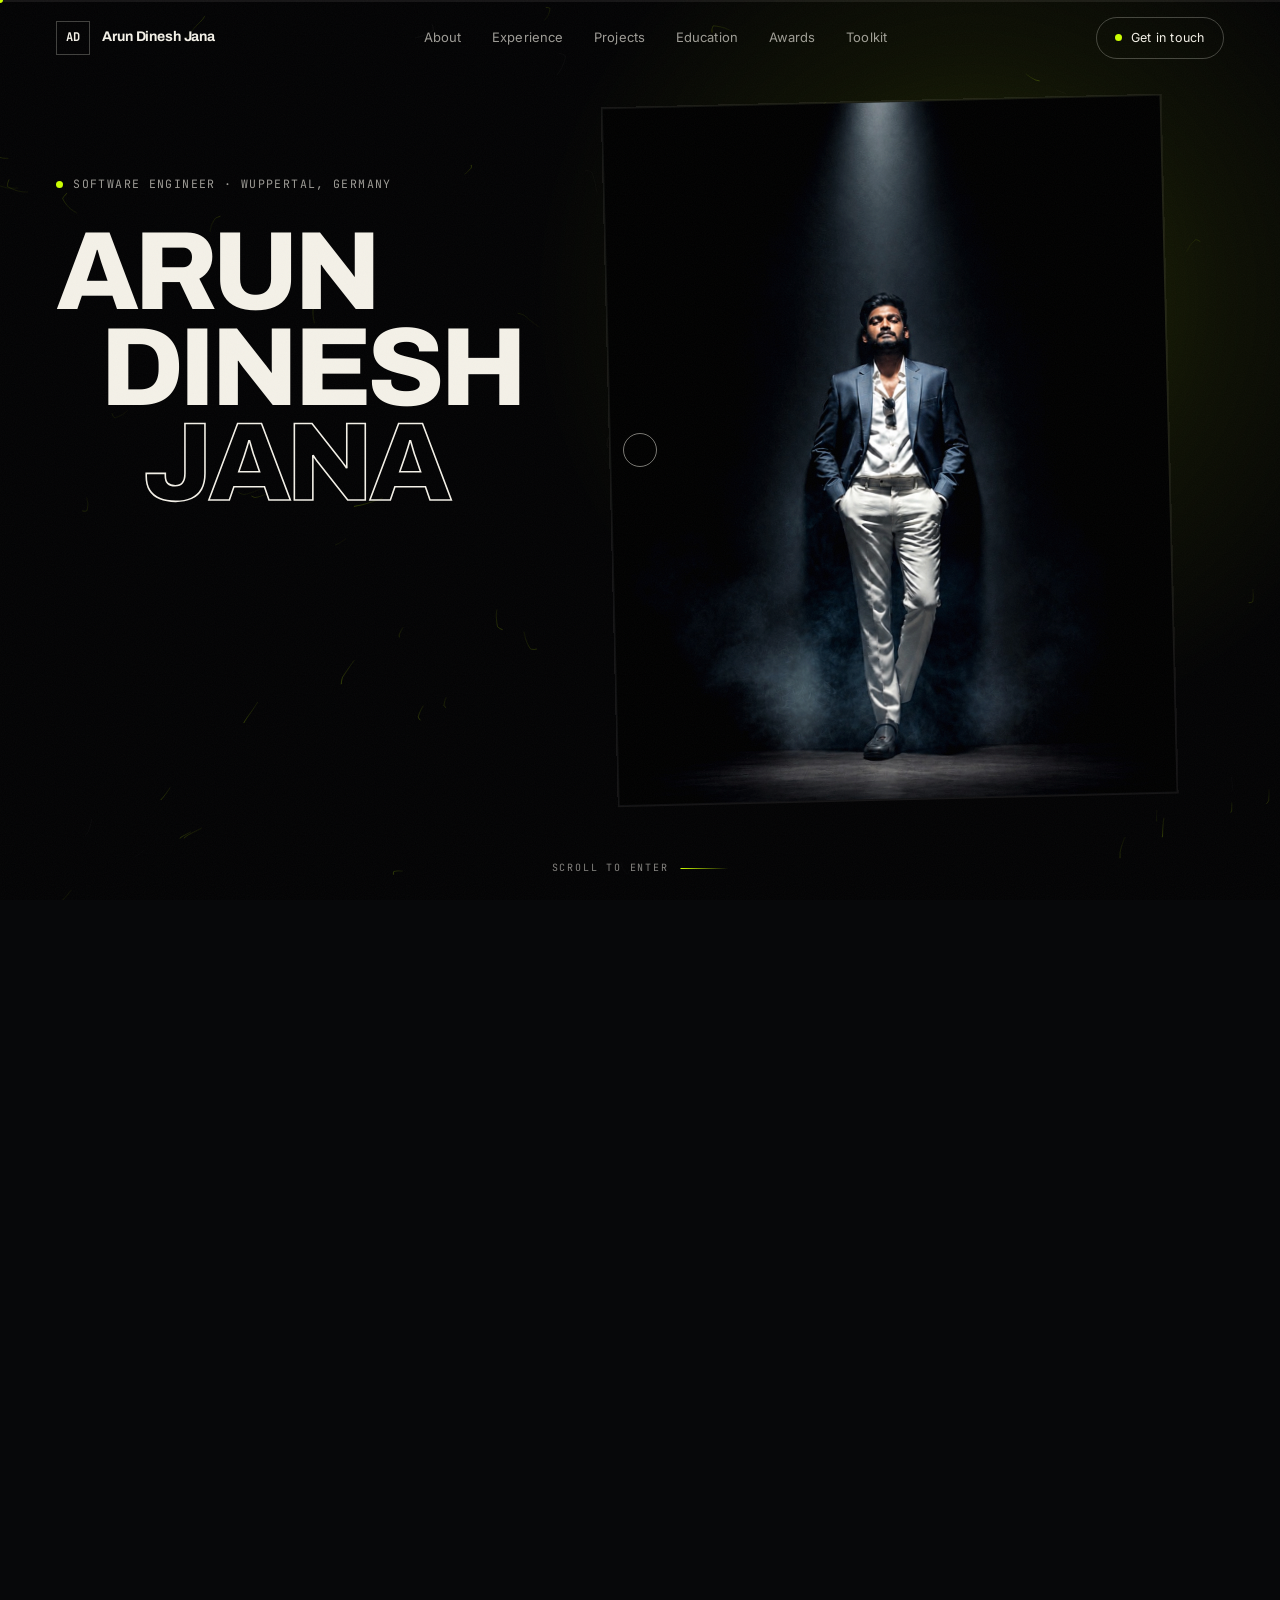
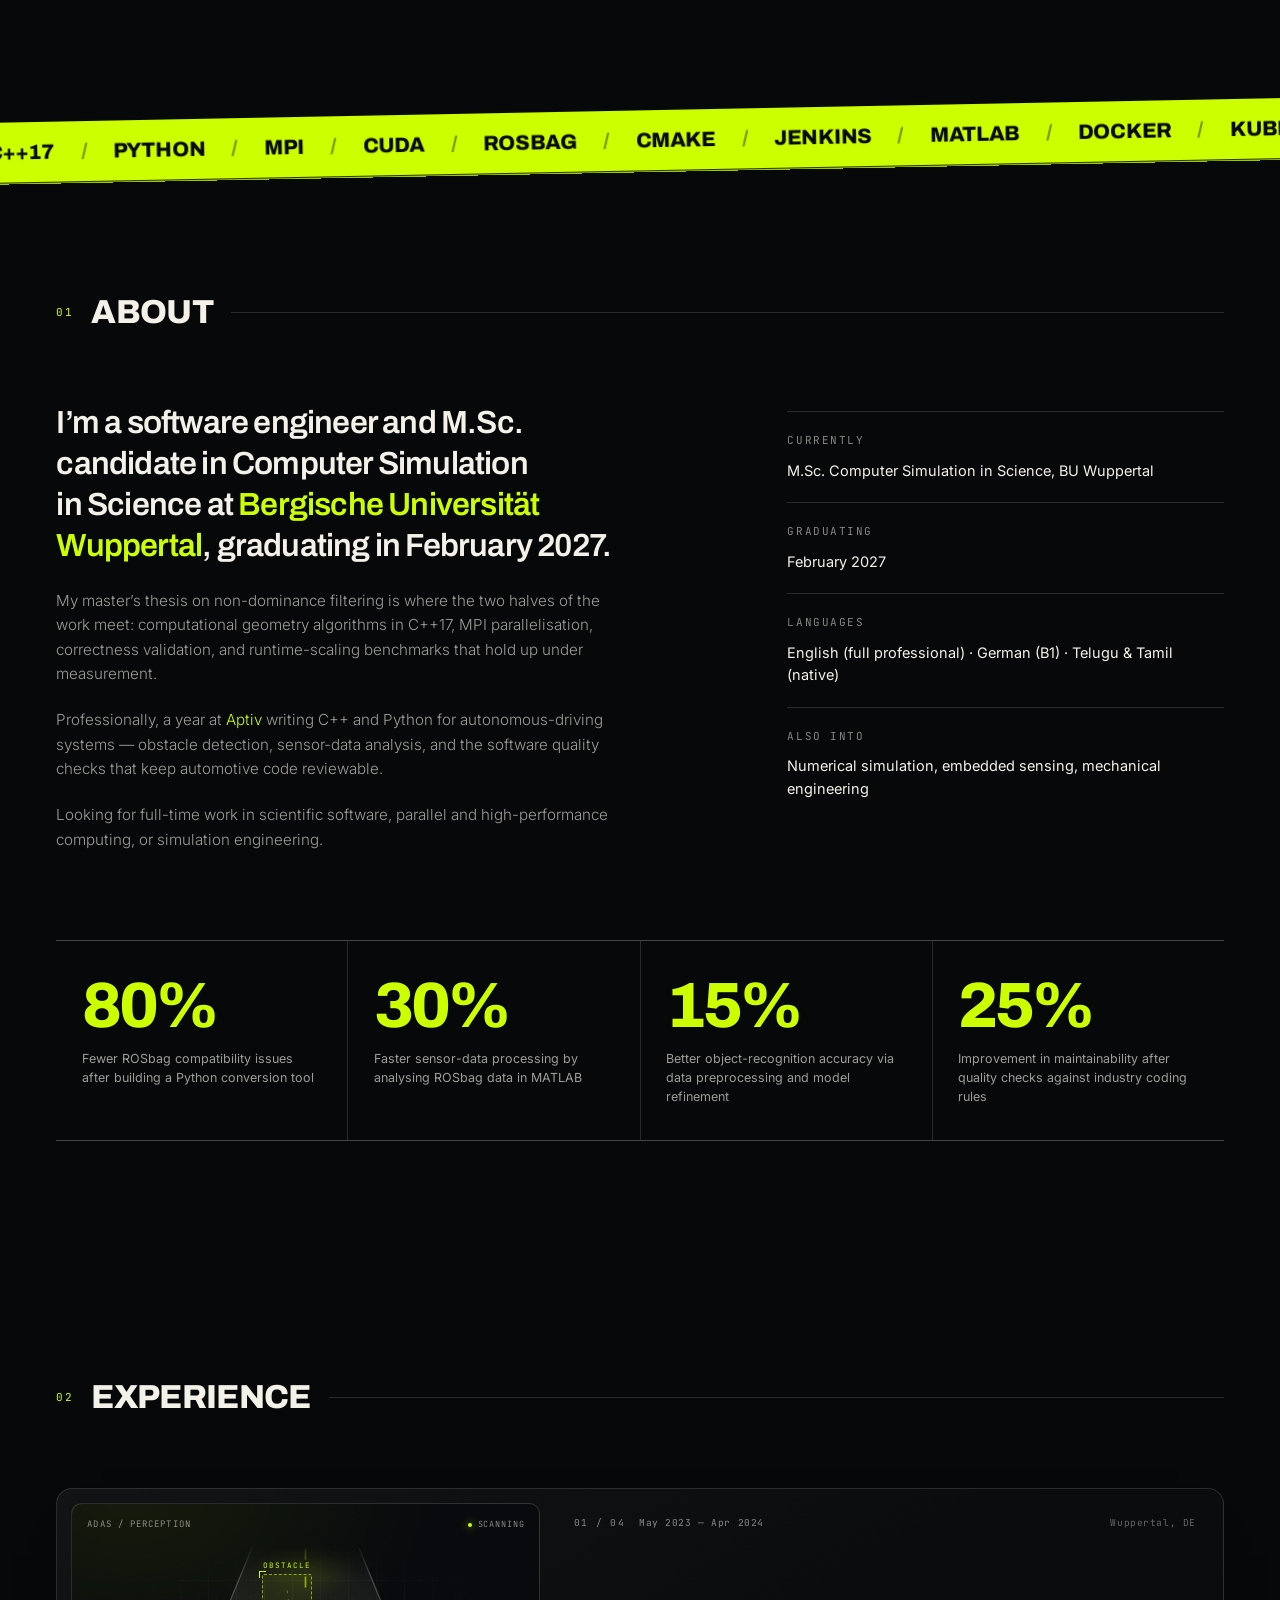
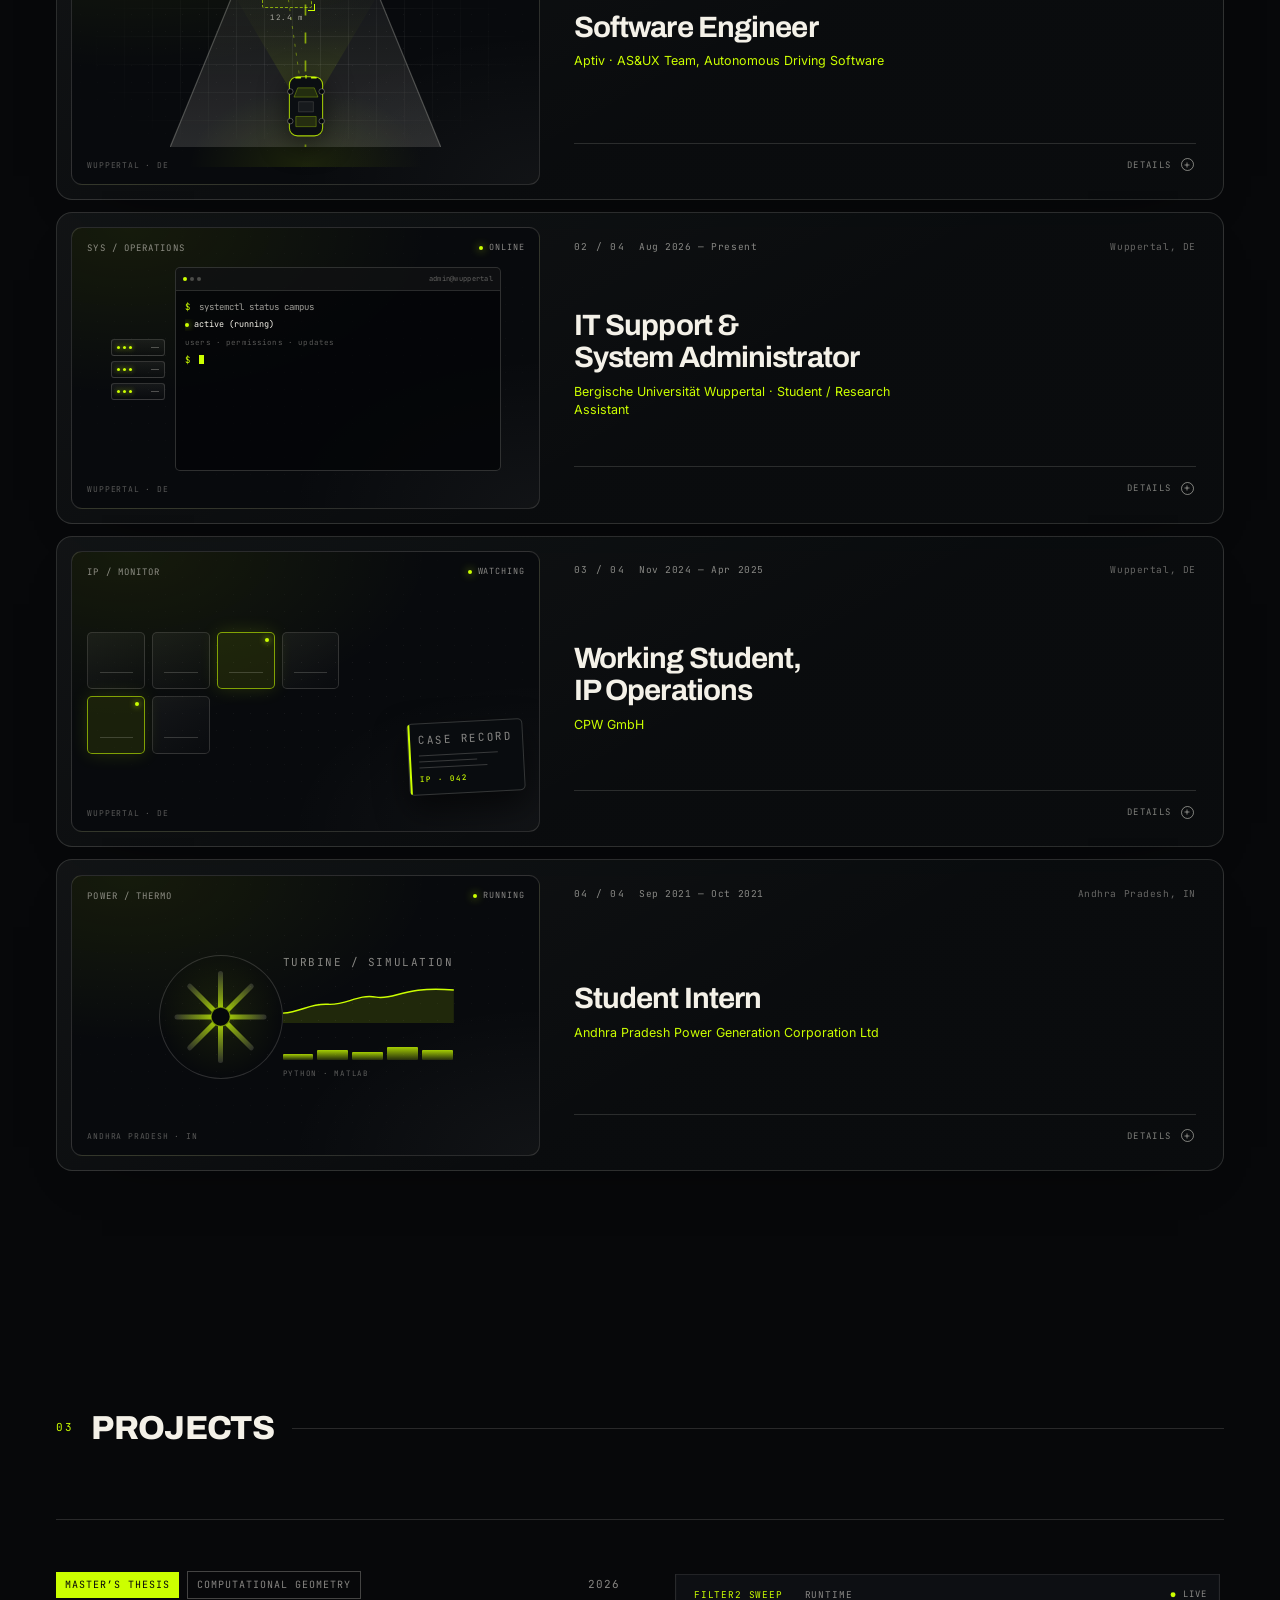
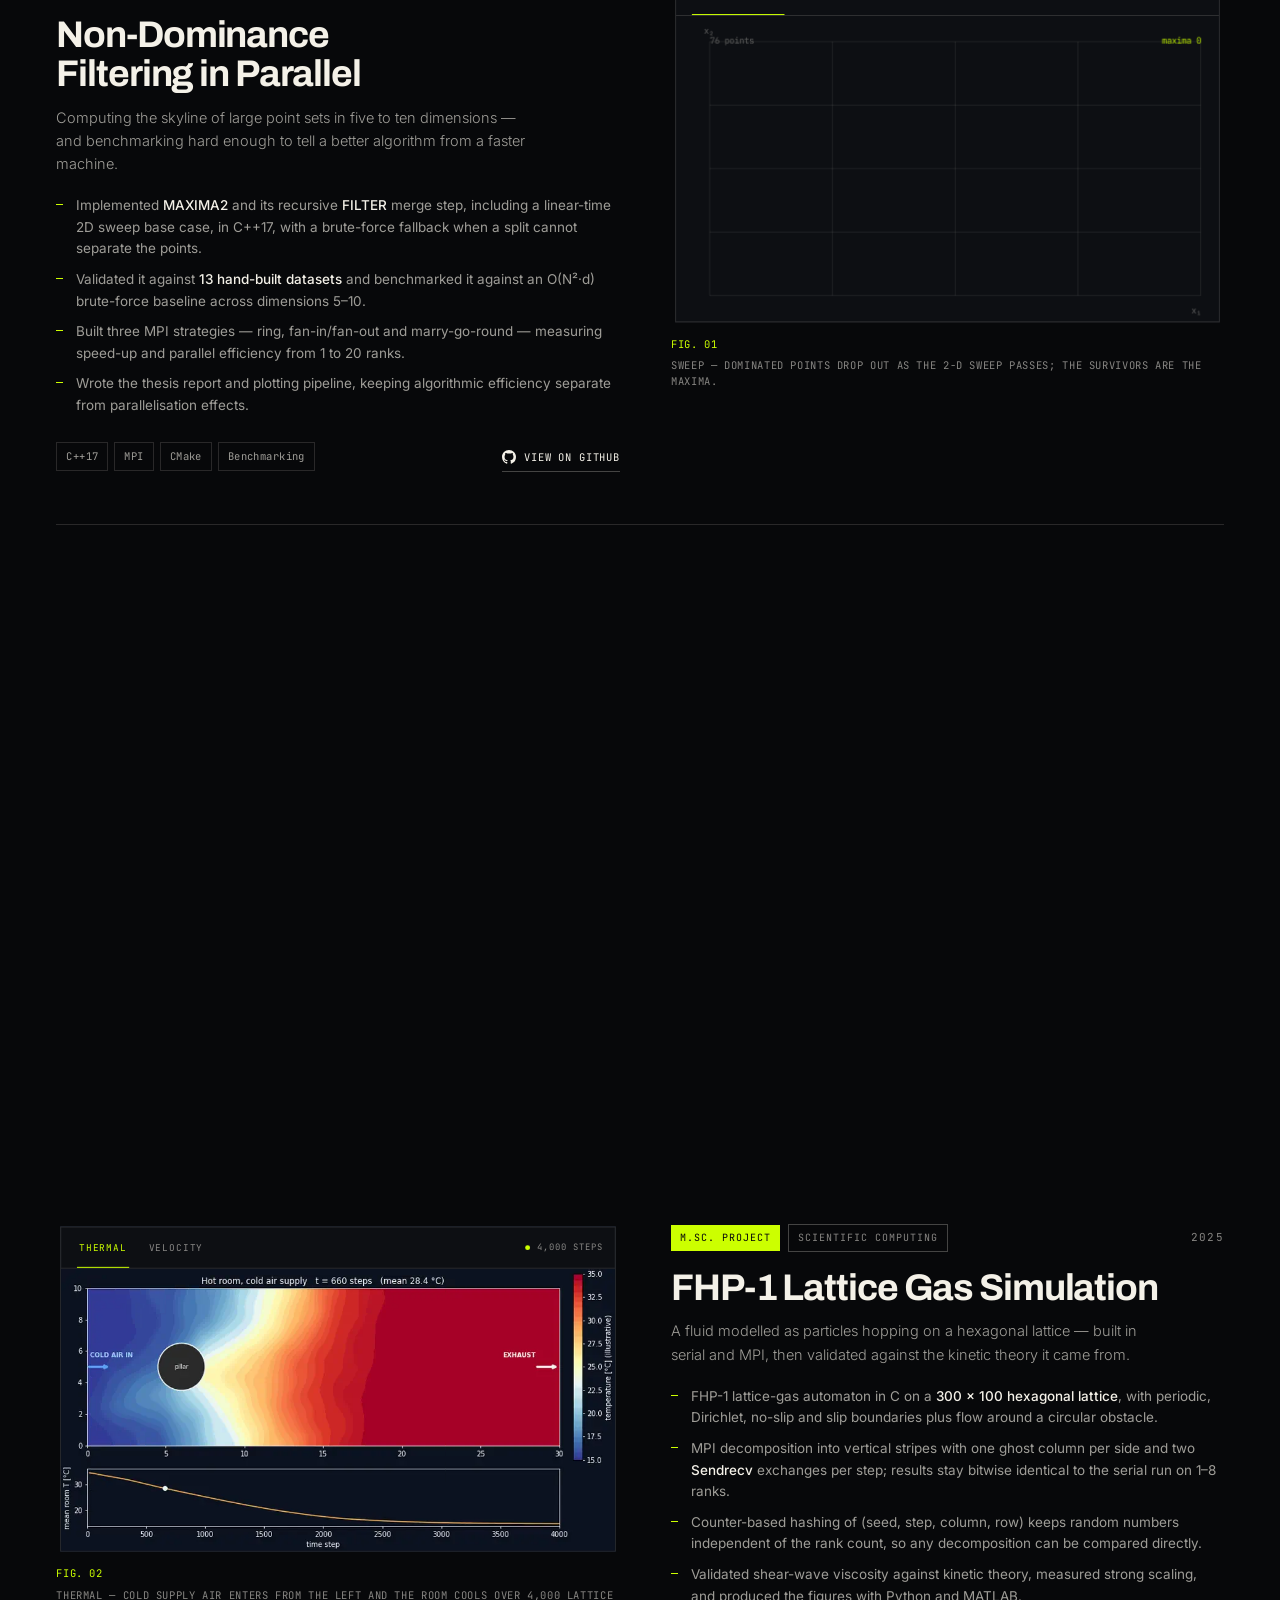
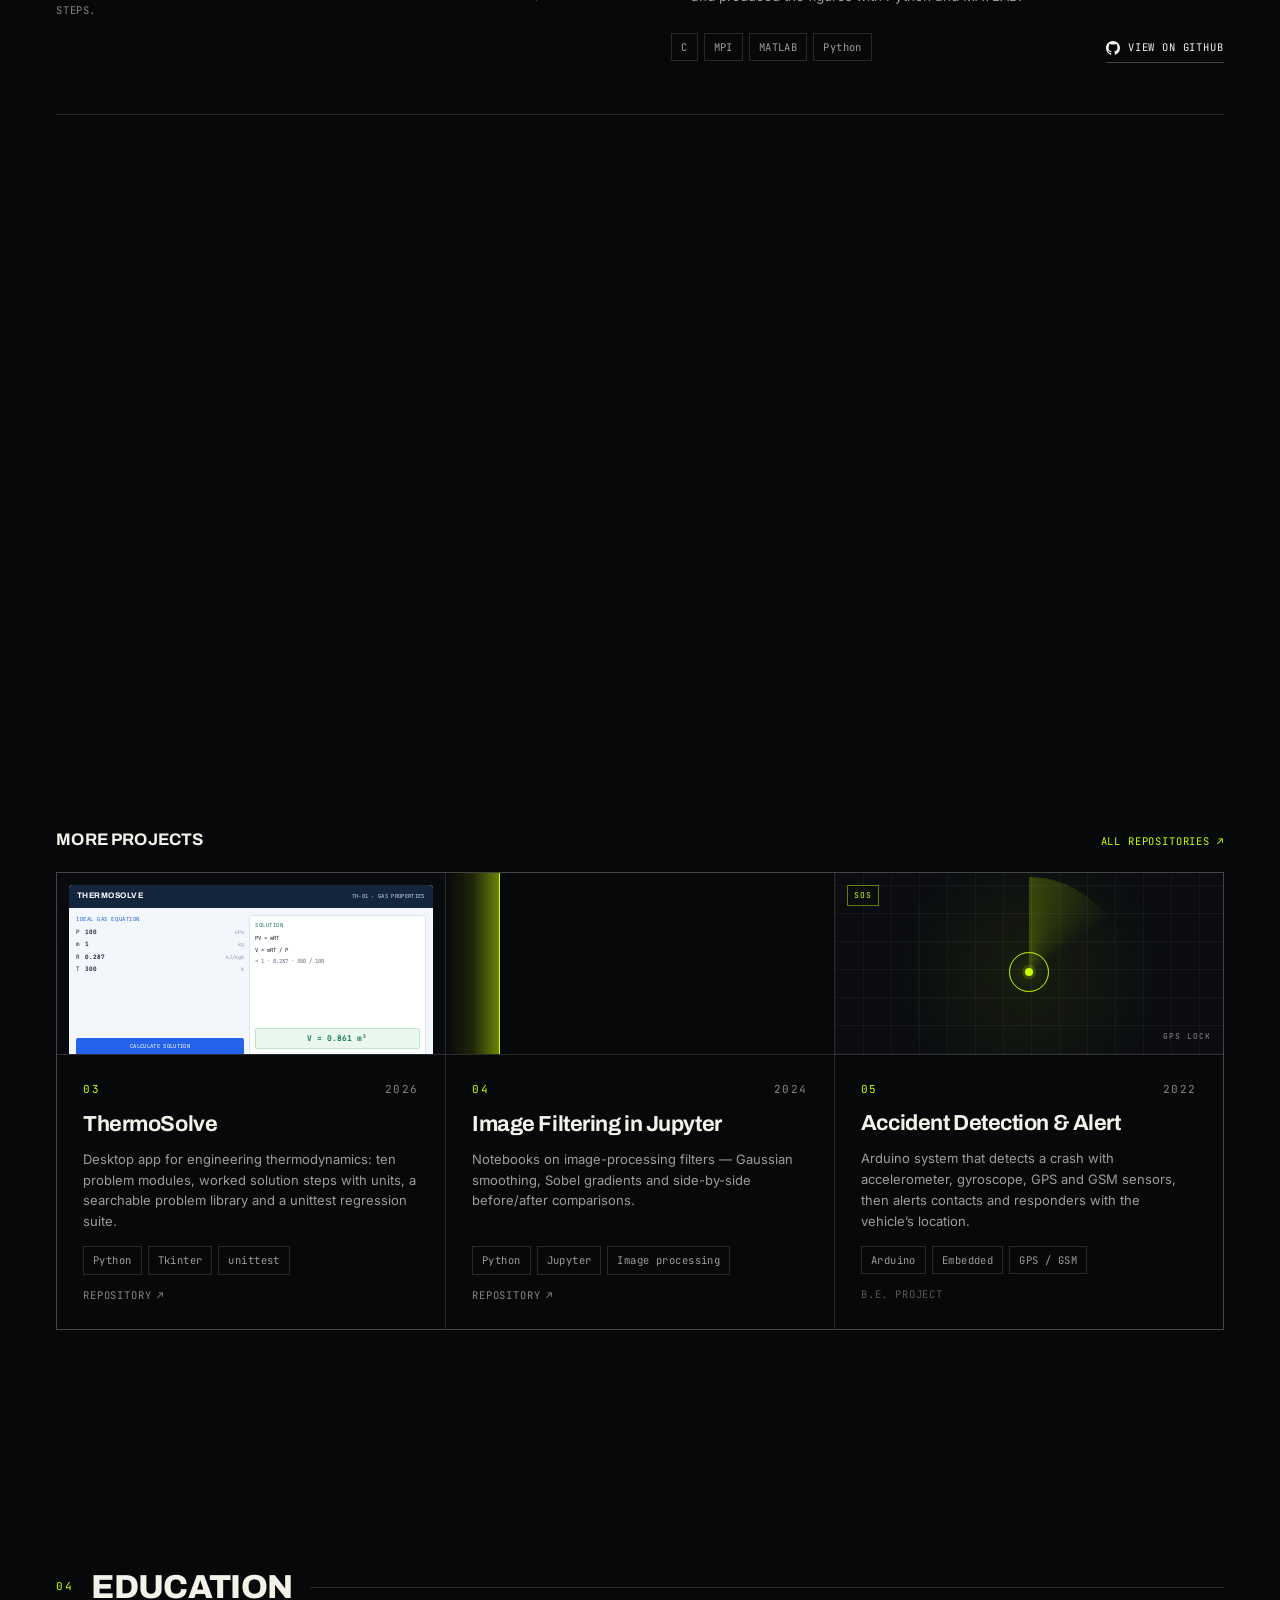
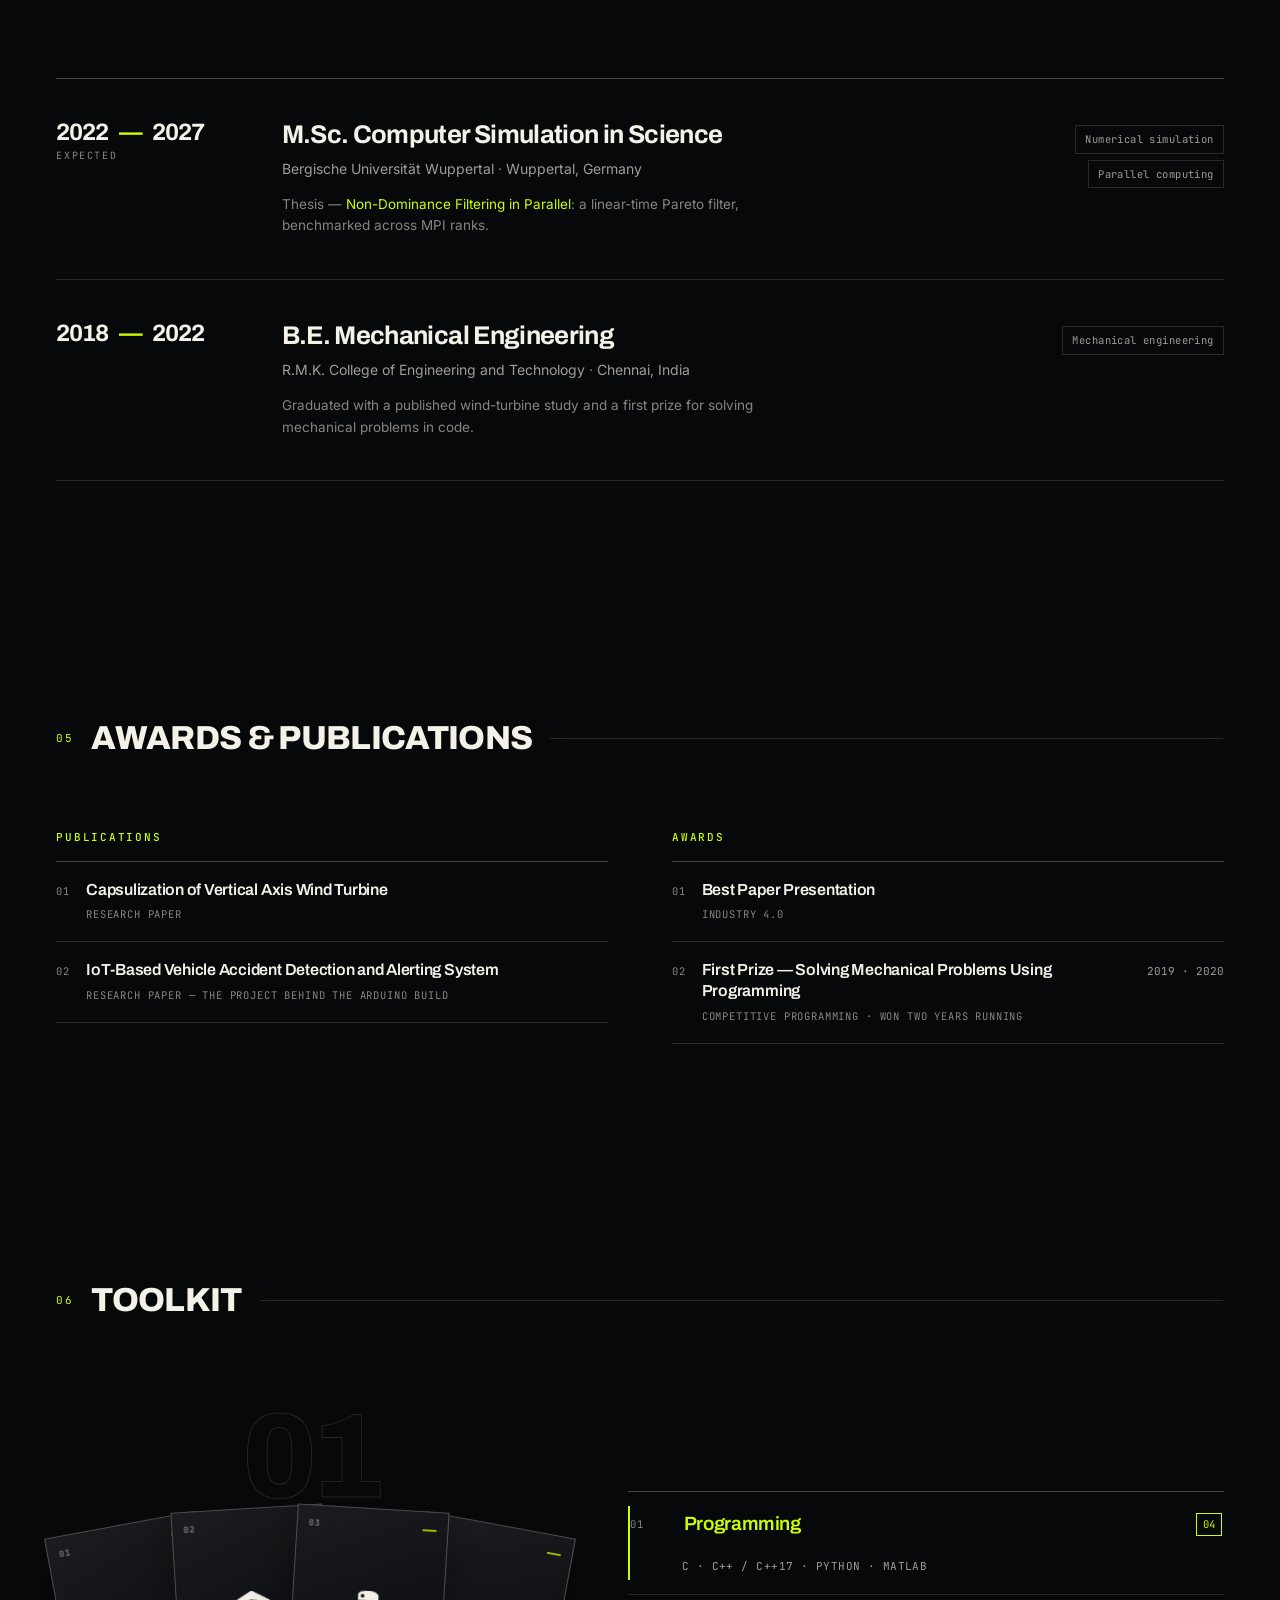
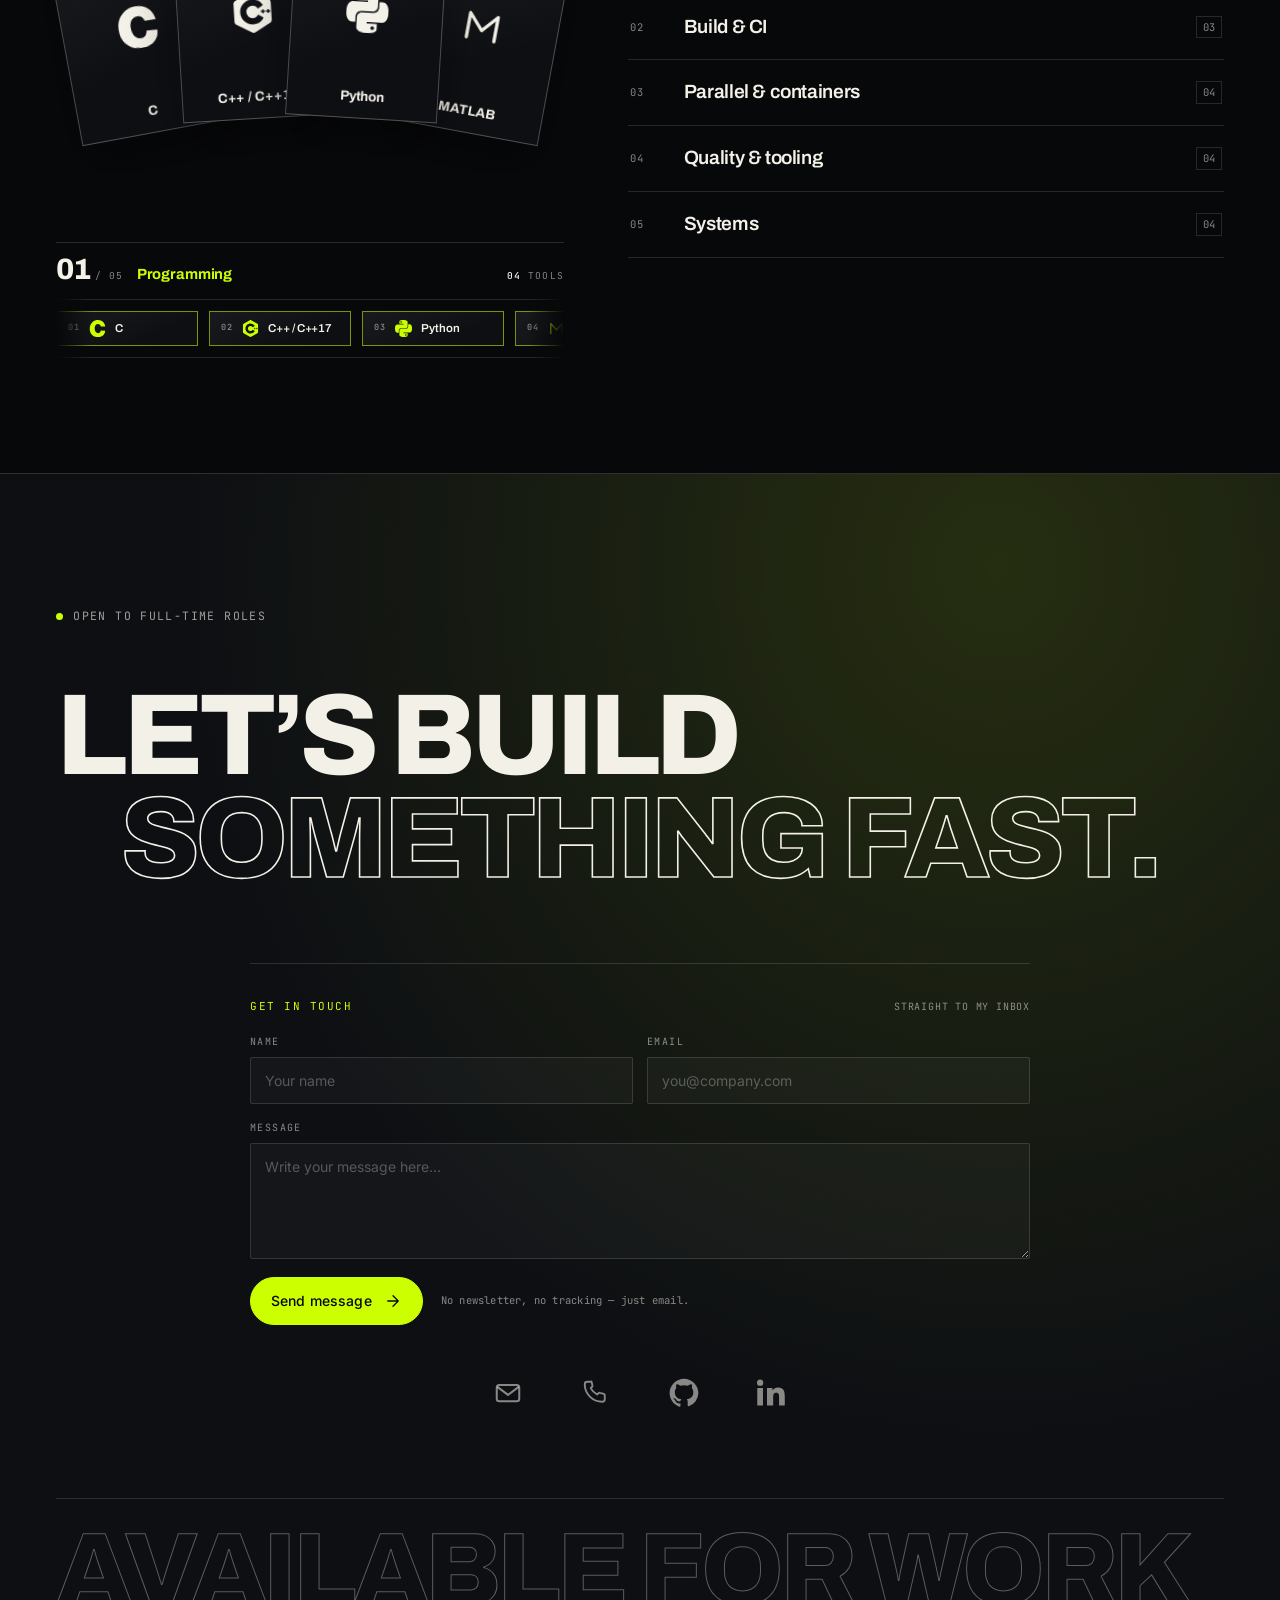
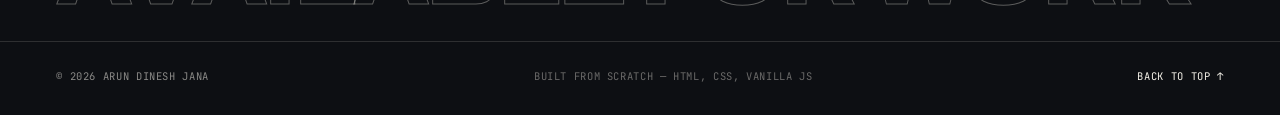
<file: index.html>
<!doctype html>
<html lang="en">
<head>
<meta charset="utf-8" />
<meta name="viewport" content="width=device-width, initial-scale=1" />
<title>Arun Dinesh Jana — Software Engineer, C++ &amp; Python</title>
<meta name="description" content="Arun Dinesh Jana is a software engineer in Wuppertal, Germany, building C++ and Python systems for MPI-parallel simulation, HPC sensor-data pipelines and autonomous driving." />
<meta name="author" content="Arun Dinesh Jana" />
<meta name="theme-color" content="#07080A" />
<link rel="canonical" href="https://janaarundinesh.github.io/Portfolio/" />

<!-- Social preview. Crawlers require absolute URLs here, so this block names the
     live GitHub Pages origin; if the site moves to another domain, change these
     four URLs (og:url, og:image, twitter:image, canonical) together. -->
<meta property="og:type" content="website" />
<meta property="og:site_name" content="Arun Dinesh Jana" />
<meta property="og:url" content="https://janaarundinesh.github.io/Portfolio/" />
<meta property="og:title" content="Arun Dinesh Jana — Software Engineer, C++ &amp; Python" />
<meta property="og:description" content="MPI and HPC-focused C++ and Python engineer: parallel simulation, autonomous-driving software and performance-critical systems." />
<meta property="og:image" content="https://janaarundinesh.github.io/Portfolio/assets/preview.jpeg" />
<meta property="og:image:secure_url" content="https://janaarundinesh.github.io/Portfolio/assets/preview.jpeg" />
<meta property="og:image:type" content="image/jpeg" />
<meta property="og:image:width" content="1200" />
<meta property="og:image:height" content="630" />
<meta property="og:image:alt" content="Arun Dinesh Jana — C++, Python, MPI. Scientific computing and parallel algorithms." />
<meta name="twitter:card" content="summary_large_image" />
<meta name="twitter:title" content="Arun Dinesh Jana — Software Engineer, C++ &amp; Python" />
<meta name="twitter:description" content="MPI and HPC-focused C++ and Python engineer: parallel simulation, autonomous-driving software and performance-critical systems." />
<meta name="twitter:image" content="https://janaarundinesh.github.io/Portfolio/assets/preview.jpeg" />
<meta name="twitter:image:alt" content="Arun Dinesh Jana — C++, Python, MPI. Scientific computing and parallel algorithms." />

<link rel="icon" href="data:image/svg+xml,%3Csvg xmlns='http://www.w3.org/2000/svg' viewBox='0 0 64 64'%3E%3Crect width='64' height='64' fill='%2307080A'/%3E%3Ctext x='32' y='44' font-family='Helvetica,Arial,sans-serif' font-size='30' font-weight='700' fill='%23CCFF00' text-anchor='middle'%3EAD%3C/text%3E%3C/svg%3E" />

<link rel="preconnect" href="https://fonts.googleapis.com" />
<link rel="preconnect" href="https://fonts.gstatic.com" crossorigin />
<link href="https://fonts.googleapis.com/css2?family=Archivo:wght@500;600;700;800;900&family=Inter:wght@300;400;500;600&family=JetBrains+Mono:wght@400;500;700&display=swap" rel="stylesheet" />
<link rel="stylesheet" href="styles.css" />

<!-- Arm the JavaScript-driven entrance only when motion is welcome. If the
     motion layer fails to load, it removes this class and the CSS entrance
     takes over, so nothing is ever left hidden. -->
<script>
  if (window.matchMedia && window.matchMedia("(prefers-reduced-motion: no-preference)").matches) {
    document.documentElement.classList.add("motion-pending");
    // failsafe: if the motion layer never arrives, hand the page back to CSS
    window.setTimeout(function () {
      document.documentElement.classList.remove("motion-pending");
    }, 2500);
  }
</script>

<script type="application/ld+json">
{
  "@context": "https://schema.org",
  "@type": "Person",
  "name": "Arun Dinesh Jana",
  "jobTitle": "Software Engineer",
  "email": "mailto:janaarundinesh@gmail.com",
  "telephone": "+49 176 6782 8995",
  "address": { "@type": "PostalAddress", "addressLocality": "Wuppertal", "addressCountry": "DE" },
  "sameAs": [
    "https://github.com/janaarundinesh",
    "https://www.linkedin.com/in/jana-arun-dinesh"
  ],
  "knowsAbout": ["C++", "Python", "Autonomous Driving", "MPI", "CUDA", "MATLAB", "CMake"],
  "alumniOf": [
    { "@type": "CollegeOrUniversity", "name": "Bergische Universität Wuppertal" },
    { "@type": "CollegeOrUniversity", "name": "R.M.K. College of Engineering and Technology" }
  ]
}
</script>
</head>
<body>

<svg class="logo-sprite" aria-hidden="true" focusable="false" width="0" height="0" style="position:absolute;overflow:hidden">
  <symbol id="lg-c" viewBox="0 0 24 24"><path d="M16.5921 9.1962s-.354-3.298-3.627-3.39c-3.2741-.09-4.9552 2.474-4.9552 6.14 0 3.6651 1.858 6.5972 5.0451 6.5972 3.184 0 3.5381-3.665 3.5381-3.665l6.1041.365s.36 3.31-2.196 5.836c-2.552 2.5241-5.6901 2.9371-7.8762 2.9201-2.19-.017-5.2261.034-8.1602-2.97-2.938-3.0101-3.436-5.9302-3.436-8.8002 0-2.8701.556-6.6702 4.047-9.5502C7.444.72 9.849 0 12.254 0c10.0422 0 10.7172 9.2602 10.7172 9.2602z"/></symbol>
  <symbol id="lg-cplusplus" viewBox="0 0 24 24"><path d="M22.394 6c-.167-.29-.398-.543-.652-.69L12.926.22c-.509-.294-1.34-.294-1.848 0L2.26 5.31c-.508.293-.923 1.013-.923 1.6v10.18c0 .294.104.62.271.91.167.29.398.543.652.69l8.816 5.09c.508.293 1.34.293 1.848 0l8.816-5.09c.254-.147.485-.4.652-.69.167-.29.27-.616.27-.91V6.91c.003-.294-.1-.62-.268-.91zM12 19.11c-3.92 0-7.109-3.19-7.109-7.11 0-3.92 3.19-7.11 7.11-7.11a7.133 7.133 0 016.156 3.553l-3.076 1.78a3.567 3.567 0 00-3.08-1.78A3.56 3.56 0 008.444 12 3.56 3.56 0 0012 15.555a3.57 3.57 0 003.08-1.778l3.078 1.78A7.135 7.135 0 0112 19.11zm7.11-6.715h-.79v.79h-.79v-.79h-.79v-.79h.79v-.79h.79v.79h.79zm2.962 0h-.79v.79h-.79v-.79h-.79v-.79h.79v-.79h.79v.79h.79z"/></symbol>
  <symbol id="lg-python" viewBox="0 0 24 24"><path d="M14.25.18l.9.2.73.26.59.3.45.32.34.34.25.34.16.33.1.3.04.26.02.2-.01.13V8.5l-.05.63-.13.55-.21.46-.26.38-.3.31-.33.25-.35.19-.35.14-.33.1-.3.07-.26.04-.21.02H8.77l-.69.05-.59.14-.5.22-.41.27-.33.32-.27.35-.2.36-.15.37-.1.35-.07.32-.04.27-.02.21v3.06H3.17l-.21-.03-.28-.07-.32-.12-.35-.18-.36-.26-.36-.36-.35-.46-.32-.59-.28-.73-.21-.88-.14-1.05-.05-1.23.06-1.22.16-1.04.24-.87.32-.71.36-.57.4-.44.42-.33.42-.24.4-.16.36-.1.32-.05.24-.01h.16l.06.01h8.16v-.83H6.18l-.01-2.75-.02-.37.05-.34.11-.31.17-.28.25-.26.31-.23.38-.2.44-.18.51-.15.58-.12.64-.1.71-.06.77-.04.84-.02 1.27.05zm-6.3 1.98l-.23.33-.08.41.08.41.23.34.33.22.41.09.41-.09.33-.22.23-.34.08-.41-.08-.41-.23-.33-.33-.22-.41-.09-.41.09zm13.09 3.95l.28.06.32.12.35.18.36.27.36.35.35.47.32.59.28.73.21.88.14 1.04.05 1.23-.06 1.23-.16 1.04-.24.86-.32.71-.36.57-.4.45-.42.33-.42.24-.4.16-.36.09-.32.05-.24.02-.16-.01h-8.22v.82h5.84l.01 2.76.02.36-.05.34-.11.31-.17.29-.25.25-.31.24-.38.2-.44.17-.51.15-.58.13-.64.09-.71.07-.77.04-.84.01-1.27-.04-1.07-.14-.9-.2-.73-.25-.59-.3-.45-.33-.34-.34-.25-.34-.16-.33-.1-.3-.04-.25-.02-.2.01-.13v-5.34l.05-.64.13-.54.21-.46.26-.38.3-.32.33-.24.35-.2.35-.14.33-.1.3-.06.26-.04.21-.02.13-.01h5.84l.69-.05.59-.14.5-.21.41-.28.33-.32.27-.35.2-.36.15-.36.1-.35.07-.32.04-.28.02-.21V6.07h2.09l.14.01zm-6.47 14.25l-.23.33-.08.41.08.41.23.33.33.23.41.08.41-.08.33-.23.23-.33.08-.41-.08-.41-.23-.33-.33-.23-.41-.08-.41.08z"/></symbol>
  <symbol id="lg-cmake" viewBox="0 0 24 24"><path d="M11.769.066L.067 23.206l12.76-10.843zM23.207 23.934L7.471 17.587 0 23.934zM24 23.736L12.298.463l1.719 19.24zM12.893 12.959l-5.025 4.298 5.62 2.248z"/></symbol>
  <symbol id="lg-jenkins" viewBox="0 0 24 24"><path d="M2.872 24h-.975a3.866 3.866 0 01-.07-.197c-.215-.666-.594-1.49-.692-2.154-.146-.984.78-1.039 1.374-1.465.915-.66 1.635-1.025 2.627-1.62.295-.179 1.182-.624 1.281-.829.201-.408-.345-.982-.49-1.3-.225-.507-.345-.937-.376-1.435-.824-.13-1.455-.627-1.844-1.185-.63-.925-1.066-2.635-.525-3.936.045-.103.254-.305.285-.463.06-.308-.105-.72-.12-1.048-.06-1.692.284-3.15 1.425-3.66.463-1.84 2.113-2.453 3.673-3.367.58-.342 1.224-.562 1.89-.807 2.372-.877 6.027-.712 7.994.783.836.633 2.176 1.97 2.656 2.939 1.262 2.555 1.17 6.825.287 9.934-.12.421-.29 1.032-.533 1.533-.168.35-.689 1.05-.625 1.36.064.314 1.19 1.17 1.432 1.395.434.422 1.26.975 1.324 1.5.07.557-.248 1.336-.41 1.875-.217.721-.436 1.441-.654 2.131H2.87zm11.104-3.54c-.545-.3-1.361-.622-2.065-.757-.87-.164-.78 1.188-.75 1.994.03.643.36 1.316.51 1.744.076.197.09.41.256.449.3.068 1.29-.326 1.575-.479.6-.328 1.064-.844 1.574-1.189.016-.17.016-.34.03-.508a2.648 2.648 0 00-1.095-.277c.314-.15.75-.15 1.035-.332l.016-.193c-.496-.03-.69-.254-1.021-.436zm7.454 2.935a17.78 17.78 0 00.465-1.752c.06-.287.215-.918.178-1.176-.059-.459-.684-.799-1.004-1.086-.584-.525-.95-.975-1.56-1.469-.249.375-.78.615-.983.914 1.447-.689 1.71 2.625 1.141 3.69.09.329.391.45.514.735l-.086.166h1.29c.013 0 .03 0 .044.014zm-6.634-.012c-.05-.074-.1-.135-.15-.209l-.301.195h.45zm2.77 0c.008-.209.018-.404.03-.598-.53.029-.825-.48-1.196-.527-.324-.045-.6.361-1.02.195-.095.105-.183.227-.284.316.154.18.295.375.424.584h.815c.014-.164.135-.285.3-.285.165 0 .284.121.284.27h.66zm2.116 0c-.314-.479-.947-.898-1.68-.555l-.03.541h1.71zm-8.51 0l-.104-.344c-.225-.72-.36-1.26-.405-1.68-.914-.436-1.875-.87-2.654-1.426-.15-.105-1.109-1.35-1.23-1.305-1.739.676-3.359 1.86-4.814 2.984.256.557.48 1.141.69 1.74h8.505zm8.265-2.113c-.029-.512-.164-1.56-.48-1.74-.66-.39-1.846.78-2.34.943.045.15.135.271.15.48.285-.074.645-.029.898.092-.299.03-.629.03-.824.164-.074.195.016.48-.029.764.69.197 1.5.303 2.385.332.164-.227.225-.645.211-1.082zm-4.08-.36c-.044.375.046.51.12.943 1.26.391 1.034-1.74-.135-.959zM8.76 19.5c-.45.457 1.27 1.082 1.814 1.115 0-.29.165-.564.135-.77-.65-.118-1.502-.042-1.945-.347zm5.565.215c0 .043-.061.03-.068.064.58.451 1.014.545 1.802.51.354-.262.67-.563 1.043-.807-.855.074-1.931.607-2.774.23zm3.42-17.726c-1.606-.906-4.35-1.591-6.076-.731-1.38.692-3.27 1.84-3.899 3.292.6 1.402-.166 2.686-.226 4.109-.018.757.36 1.42.391 2.242-.2.338-.825.38-1.26.356-.146-.729-.4-1.549-1.155-1.63-1.064-.116-1.845.764-1.89 1.683-.06 1.08.833 2.864 2.085 2.745.488-.046.608-.54 1.139-.54.285.57-.445.75-.523 1.154-.016.105.06.511.104.705.233.944.744 2.16 1.245 2.88.635.9 1.884 1.051 3.229 1.141.24-.525 1.125-.48 1.706-.346-.691-.27-1.336-.945-1.875-1.529-.615-.676-1.23-1.41-1.261-2.28 1.155 1.604 2.1 3 4.2 3.704 1.59.525 3.45-.254 4.664-1.109.51-.359.811-.93 1.17-1.439 1.35-1.936 1.98-4.71 1.846-7.394-.06-1.111-.06-2.221-.436-2.955-.389-.781-1.695-1.471-2.475-.781-.15-.764.63-1.23 1.545-.96-.66-.854-1.336-1.858-2.266-2.384zM13.58 14.896c.615 1.544 2.724 1.363 4.505 1.323-.084.194-.256.435-.465.515-.57.232-2.145.408-2.937-.012-.506-.27-.824-.873-1.102-1.227-.137-.172-.795-.608-.012-.609zm.164-.87c.893.464 2.52.517 3.731.48.066.267.066.593.068.913-1.55.08-3.386-.304-3.794-1.395h-.005zm6.675-.586c-.473.9-1.145 1.897-2.539 1.928-.023-.284-.045-.735 0-.904 1.064-.103 1.727-.646 2.543-1.017zm-.649-.667c-1.02.66-2.154 1.375-3.824 1.21-.351-.31-.485-1-.14-1.458.181.313.06.885.57.97.944.165 2.038-.579 2.73-.84.42-.713-.046-.976-.42-1.433-.782-.93-1.83-2.1-1.802-3.51.314-.224.346.346.391.45.404.96 1.424 2.175 2.174 3 .18.21.48.39.51.524.092.39-.254.854-.209 1.11zm-13.439-.675c-.314-.184-.393-.99-.768-1.01-.535-.03-.438 1.05-.436 1.68-.37-.33-.435-1.365-.164-1.89-.308-.15-.445.164-.618.284.22-1.59 2.34-.734 1.99.96zM4.713 5.995c-.685.756-.54 2.174-.459 3.188 1.244-.785 2.898.06 2.883 1.394.595-.016.223-.744.115-1.215-.353-1.528.592-3.187.041-4.59-1.064.084-1.939.52-2.578 1.215zm9.12 1.113c.307.562.404 1.148.84 1.57.195.19.574.424.387.95-.045.121-.365.391-.551.45-.674.195-2.254.03-1.721-.81.563.015 1.314.36 1.732-.045-.314-.524-.885-1.53-.674-2.13zm6.198-.013h.068c.33.668.6 1.375 1.004 1.965-.27.628-2.053 1.19-2.023.057.39-.17 1.05-.035 1.395-.25-.193-.556-.48-1.006-.434-1.771zm-6.927-1.617c-1.422-.33-2.131.592-2.56 1.553-.384-.094-.231-.615-.135-.883.255-.701 1.28-1.633 2.119-1.506.359.057.848.386.576.834zM9.642 1.593c-1.56.44-3.56 1.574-4.2 2.974.495-.07.84-.321 1.33-.351.186-.016.428.074.641.015.424-.104.78-1.065 1.102-1.41.31-.345.685-.496.94-.81.167-.09.409-.074.42-.33-.073-.075-.15-.135-.232-.105v.017z"/></symbol>
  <symbol id="lg-github" viewBox="0 0 24 24"><path d="M12 .5C5.73.5.5 5.73.5 12c0 5.08 3.29 9.39 7.86 10.91.58.11.79-.25.79-.56v-2.13c-3.2.7-3.88-1.54-3.88-1.54-.53-1.34-1.29-1.7-1.29-1.7-1.05-.72.08-.71.08-.71 1.16.08 1.78 1.19 1.78 1.19 1.03 1.77 2.7 1.26 3.36.96.1-.75.4-1.26.73-1.55-2.56-.29-5.25-1.28-5.25-5.7 0-1.26.45-2.29 1.19-3.1-.12-.29-.52-1.46.11-3.05 0 0 .97-.31 3.18 1.19a11 11 0 0 1 5.8 0c2.2-1.5 3.18-1.19 3.18-1.19.63 1.59.23 2.76.11 3.05.74.81 1.19 1.84 1.19 3.1 0 4.43-2.7 5.41-5.27 5.69.41.35.78 1.04.78 2.1v3.12c0 .3.21.67.8.55A11.5 11.5 0 0 0 23.5 12C23.5 5.73 18.27.5 12 .5z"/></symbol>
  <symbol id="lg-git" viewBox="0 0 24 24"><path d="M23.546 10.93L13.067.452c-.604-.603-1.582-.603-2.188 0L8.708 2.627l2.76 2.76c.645-.215 1.379-.07 1.889.441.516.515.658 1.258.438 1.9l2.658 2.66c.645-.223 1.387-.078 1.9.435.721.72.721 1.884 0 2.604-.719.719-1.881.719-2.6 0-.539-.541-.674-1.337-.404-1.996L12.86 8.955v6.525c.176.086.342.203.488.348.713.721.713 1.883 0 2.6-.719.721-1.889.721-2.609 0-.719-.719-.719-1.879 0-2.598.182-.18.387-.316.605-.406V8.835c-.217-.091-.424-.222-.6-.401-.545-.545-.676-1.342-.396-2.009L7.636 3.7.45 10.881c-.6.605-.6 1.584 0 2.189l10.48 10.477c.604.604 1.582.604 2.186 0l10.43-10.43c.605-.603.605-1.582 0-2.187"/></symbol>
  <symbol id="lg-docker" viewBox="0 0 24 24"><path d="M13.983 11.078h2.119a.186.186 0 00.186-.185V9.006a.186.186 0 00-.186-.186h-2.119a.185.185 0 00-.185.185v1.888c0 .102.083.185.185.185m-2.954-5.43h2.118a.186.186 0 00.186-.186V3.574a.186.186 0 00-.186-.185h-2.118a.185.185 0 00-.185.185v1.888c0 .102.082.185.185.185m0 2.716h2.118a.187.187 0 00.186-.186V6.29a.186.186 0 00-.186-.185h-2.118a.185.185 0 00-.185.185v1.887c0 .102.082.185.185.186m-2.93 0h2.12a.186.186 0 00.184-.186V6.29a.185.185 0 00-.185-.185H8.1a.185.185 0 00-.185.185v1.887c0 .102.083.185.185.186m-2.964 0h2.119a.186.186 0 00.185-.186V6.29a.185.185 0 00-.185-.185H5.136a.186.186 0 00-.186.185v1.887c0 .102.084.185.186.186m5.893 2.715h2.118a.186.186 0 00.186-.185V9.006a.186.186 0 00-.186-.186h-2.118a.185.185 0 00-.185.185v1.888c0 .102.082.185.185.185m-2.93 0h2.12a.185.185 0 00.184-.185V9.006a.185.185 0 00-.184-.186h-2.12a.185.185 0 00-.184.185v1.888c0 .102.083.185.185.185m-2.964 0h2.119a.185.185 0 00.185-.185V9.006a.185.185 0 00-.184-.186h-2.12a.186.186 0 00-.186.186v1.887c0 .102.084.185.186.185m-2.92 0h2.12a.185.185 0 00.184-.185V9.006a.185.185 0 00-.184-.186h-2.12a.185.185 0 00-.184.185v1.888c0 .102.082.185.185.185M23.763 9.89c-.065-.051-.672-.51-1.954-.51-.338.001-.676.03-1.01.087-.248-1.7-1.653-2.53-1.716-2.566l-.344-.199-.226.327c-.284.438-.49.922-.612 1.43-.23.97-.09 1.882.403 2.661-.595.332-1.55.413-1.744.42H.751a.751.751 0 00-.75.748 11.376 11.376 0 00.692 4.062c.545 1.428 1.355 2.48 2.41 3.124 1.18.723 3.1 1.137 5.275 1.137.983.003 1.963-.086 2.93-.266a12.248 12.248 0 003.823-1.389c.98-.567 1.86-1.288 2.61-2.136 1.252-1.418 1.998-2.997 2.553-4.4h.221c1.372 0 2.215-.549 2.68-1.009.309-.293.55-.65.707-1.046l.098-.288Z"/></symbol>
  <symbol id="lg-kubernetes" viewBox="0 0 24 24"><path d="M10.204 14.35l.007.01-.999 2.413a5.171 5.171 0 0 1-2.075-2.597l2.578-.437.004.005a.44.44 0 0 1 .484.606zm-.833-2.129a.44.44 0 0 0 .173-.756l.002-.011L7.585 9.7a5.143 5.143 0 0 0-.73 3.255l2.514-.725.002-.009zm1.145-1.98a.44.44 0 0 0 .699-.337l.01-.005.15-2.62a5.144 5.144 0 0 0-3.01 1.442l2.147 1.523.004-.002zm.76 2.75l.723.349.722-.347.18-.78-.5-.623h-.804l-.5.623.179.779zm1.5-3.095a.44.44 0 0 0 .7.336l.008.003 2.134-1.513a5.188 5.188 0 0 0-2.992-1.442l.148 2.615.002.001zm10.876 5.97l-5.773 7.181a1.6 1.6 0 0 1-1.248.594l-9.261.003a1.6 1.6 0 0 1-1.247-.596l-5.776-7.18a1.583 1.583 0 0 1-.307-1.34L2.1 5.573c.108-.47.425-.864.863-1.073L11.305.513a1.606 1.606 0 0 1 1.385 0l8.345 3.985c.438.209.755.604.863 1.073l2.062 8.955c.108.47-.005.963-.308 1.34zm-3.289-2.057c-.042-.01-.103-.026-.145-.034-.174-.033-.315-.025-.479-.038-.35-.037-.638-.067-.895-.148-.105-.04-.18-.165-.216-.216l-.201-.059a6.45 6.45 0 0 0-.105-2.332 6.465 6.465 0 0 0-.936-2.163c.052-.047.15-.133.177-.159.008-.09.001-.183.094-.282.197-.185.444-.338.743-.522.142-.084.273-.137.415-.242.032-.024.076-.062.11-.089.24-.191.295-.52.123-.736-.172-.216-.506-.236-.745-.045-.034.027-.08.062-.111.088-.134.116-.217.23-.33.35-.246.25-.45.458-.673.609-.097.056-.239.037-.303.033l-.19.135a6.545 6.545 0 0 0-4.146-2.003l-.012-.223c-.065-.062-.143-.115-.163-.25-.022-.268.015-.557.057-.905.023-.163.061-.298.068-.475.001-.04-.001-.099-.001-.142 0-.306-.224-.555-.5-.555-.275 0-.499.249-.499.555l.001.014c0 .041-.002.092 0 .128.006.177.044.312.067.475.042.348.078.637.056.906a.545.545 0 0 1-.162.258l-.012.211a6.424 6.424 0 0 0-4.166 2.003 8.373 8.373 0 0 1-.18-.128c-.09.012-.18.04-.297-.029-.223-.15-.427-.358-.673-.608-.113-.12-.195-.234-.329-.349-.03-.026-.077-.062-.111-.088a.594.594 0 0 0-.348-.132.481.481 0 0 0-.398.176c-.172.216-.117.546.123.737l.007.005.104.083c.142.105.272.159.414.242.299.185.546.338.743.522.076.082.09.226.1.288l.16.143a6.462 6.462 0 0 0-1.02 4.506l-.208.06c-.055.072-.133.184-.215.217-.257.081-.546.11-.895.147-.164.014-.305.006-.48.039-.037.007-.09.02-.133.03l-.004.002-.007.002c-.295.071-.484.342-.423.608.061.267.349.429.645.365l.007-.001.01-.003.129-.029c.17-.046.294-.113.448-.172.33-.118.604-.217.87-.256.112-.009.23.069.288.101l.217-.037a6.5 6.5 0 0 0 2.88 3.596l-.09.218c.033.084.069.199.044.282-.097.252-.263.517-.452.813-.091.136-.185.242-.268.399-.02.037-.045.095-.064.134-.128.275-.034.591.213.71.248.12.556-.007.69-.282v-.002c.02-.039.046-.09.062-.127.07-.162.094-.301.144-.458.132-.332.205-.68.387-.897.05-.06.13-.082.215-.105l.113-.205a6.453 6.453 0 0 0 4.609.012l.106.192c.086.028.18.042.256.155.136.232.229.507.342.84.05.156.074.295.145.457.016.037.043.09.062.129.133.276.442.402.69.282.247-.118.341-.435.213-.71-.02-.039-.045-.096-.065-.134-.083-.156-.177-.261-.268-.398-.19-.296-.346-.541-.443-.793-.04-.13.007-.21.038-.294-.018-.022-.059-.144-.083-.202a6.499 6.499 0 0 0 2.88-3.622c.064.01.176.03.213.038.075-.05.144-.114.28-.104.266.039.54.138.87.256.154.06.277.128.448.173.036.01.088.019.13.028l.009.003.007.001c.297.064.584-.098.645-.365.06-.266-.128-.537-.423-.608zM16.4 9.701l-1.95 1.746v.005a.44.44 0 0 0 .173.757l.003.01 2.526.728a5.199 5.199 0 0 0-.108-1.674A5.208 5.208 0 0 0 16.4 9.7zm-4.013 5.325a.437.437 0 0 0-.404-.232.44.44 0 0 0-.372.233h-.002l-1.268 2.292a5.164 5.164 0 0 0 3.326.003l-1.27-2.296h-.01zm1.888-1.293a.44.44 0 0 0-.27.036.44.44 0 0 0-.214.572l-.003.004 1.01 2.438a5.15 5.15 0 0 0 2.081-2.615l-2.6-.44-.004.005z"/></symbol>
  <symbol id="lg-linux" viewBox="0 0 24 24"><path d="M12.504 0c-.155 0-.315.008-.48.021-4.226.333-3.105 4.807-3.17 6.298-.076 1.092-.3 1.953-1.05 3.02-.885 1.051-2.127 2.75-2.716 4.521-.278.832-.41 1.684-.287 2.489a.424.424 0 00-.11.135c-.26.268-.45.6-.663.839-.199.199-.485.267-.797.4-.313.136-.658.269-.864.68-.09.189-.136.394-.132.602 0 .199.027.4.055.536.058.399.116.728.04.97-.249.68-.28 1.145-.106 1.484.174.334.535.47.94.601.81.2 1.91.135 2.774.6.926.466 1.866.67 2.616.47.526-.116.97-.464 1.208-.946.587-.003 1.23-.269 2.26-.334.699-.058 1.574.267 2.577.2.025.134.063.198.114.333l.003.003c.391.778 1.113 1.132 1.884 1.071.771-.06 1.592-.536 2.257-1.306.631-.765 1.683-1.084 2.378-1.503.348-.199.629-.469.649-.853.023-.4-.2-.811-.714-1.376v-.097l-.003-.003c-.17-.2-.25-.535-.338-.926-.085-.401-.182-.786-.492-1.046h-.003c-.059-.054-.123-.067-.188-.135a.357.357 0 00-.19-.064c.431-1.278.264-2.55-.173-3.694-.533-1.41-1.465-2.638-2.175-3.483-.796-1.005-1.576-1.957-1.56-3.368.026-2.152.236-6.133-3.544-6.139zm.529 3.405h.013c.213 0 .396.062.584.198.19.135.33.332.438.533.105.259.158.459.166.724 0-.02.006-.04.006-.06v.105a.086.086 0 01-.004-.021l-.004-.024a1.807 1.807 0 01-.15.706.953.953 0 01-.213.335.71.71 0 00-.088-.042c-.104-.045-.198-.064-.284-.133a1.312 1.312 0 00-.22-.066c.05-.06.146-.133.183-.198.053-.128.082-.264.088-.402v-.02a1.21 1.21 0 00-.061-.4c-.045-.134-.101-.2-.183-.333-.084-.066-.167-.132-.267-.132h-.016c-.093 0-.176.03-.262.132a.8.8 0 00-.205.334 1.18 1.18 0 00-.09.4v.019c.002.089.008.179.02.267-.193-.067-.438-.135-.607-.202a1.635 1.635 0 01-.018-.2v-.02a1.772 1.772 0 01.15-.768c.082-.22.232-.406.43-.533a.985.985 0 01.594-.2zm-2.962.059h.036c.142 0 .27.048.399.135.146.129.264.288.344.465.09.199.14.4.153.667v.004c.007.134.006.2-.002.266v.08c-.03.007-.056.018-.083.024-.152.055-.274.135-.393.2.012-.09.013-.18.003-.267v-.015c-.012-.133-.04-.2-.082-.333a.613.613 0 00-.166-.267.248.248 0 00-.183-.064h-.021c-.071.006-.13.04-.186.132a.552.552 0 00-.12.27.944.944 0 00-.023.33v.015c.012.135.037.2.08.334.046.134.098.2.166.268.01.009.02.018.034.024-.07.057-.117.07-.176.136a.304.304 0 01-.131.068 2.62 2.62 0 01-.275-.402 1.772 1.772 0 01-.155-.667 1.759 1.759 0 01.08-.668 1.43 1.43 0 01.283-.535c.128-.133.26-.2.418-.2zm1.37 1.706c.332 0 .733.065 1.216.399.293.2.523.269 1.052.468h.003c.255.136.405.266.478.399v-.131a.571.571 0 01.016.47c-.123.31-.516.643-1.063.842v.002c-.268.135-.501.333-.775.465-.276.135-.588.292-1.012.267a1.139 1.139 0 01-.448-.067 3.566 3.566 0 01-.322-.198c-.195-.135-.363-.332-.612-.465v-.005h-.005c-.4-.246-.616-.512-.686-.71-.07-.268-.005-.47.193-.6.224-.135.38-.271.483-.336.104-.074.143-.102.176-.131h.002v-.003c.169-.202.436-.47.839-.601.139-.036.294-.065.466-.065zm2.8 2.142c.358 1.417 1.196 3.475 1.735 4.473.286.534.855 1.659 1.102 3.024.156-.005.33.018.513.064.646-1.671-.546-3.467-1.089-3.966-.22-.2-.232-.335-.123-.335.59.534 1.365 1.572 1.646 2.757.13.535.16 1.104.021 1.67.067.028.135.06.205.067 1.032.534 1.413.938 1.23 1.537v-.043c-.06-.003-.12 0-.18 0h-.016c.151-.467-.182-.825-1.065-1.224-.915-.4-1.646-.336-1.77.465-.008.043-.013.066-.018.135-.068.023-.139.053-.209.064-.43.268-.662.669-.793 1.187-.13.533-.17 1.156-.205 1.869v.003c-.02.334-.17.838-.319 1.35-1.5 1.072-3.58 1.538-5.348.334a2.645 2.645 0 00-.402-.533 1.45 1.45 0 00-.275-.333c.182 0 .338-.03.465-.067a.615.615 0 00.314-.334c.108-.267 0-.697-.345-1.163-.345-.467-.931-.995-1.788-1.521-.63-.4-.986-.87-1.15-1.396-.165-.534-.143-1.085-.015-1.645.245-1.07.873-2.11 1.274-2.763.107-.065.037.135-.408.974-.396.751-1.14 2.497-.122 3.854a8.123 8.123 0 01.647-2.876c.564-1.278 1.743-3.504 1.836-5.268.048.036.217.135.289.202.218.133.38.333.59.465.21.201.477.335.876.335.039.003.075.006.11.006.412 0 .73-.134.997-.268.29-.134.52-.334.74-.4h.005c.467-.135.835-.402 1.044-.7zm2.185 8.958c.037.6.343 1.245.882 1.377.588.134 1.434-.333 1.791-.765l.211-.01c.315-.007.577.01.847.268l.003.003c.208.199.305.53.391.876.085.4.154.78.409 1.066.486.527.645.906.636 1.14l.003-.007v.018l-.003-.012c-.015.262-.185.396-.498.595-.63.401-1.746.712-2.457 1.57-.618.737-1.37 1.14-2.036 1.191-.664.053-1.237-.2-1.574-.898l-.005-.003c-.21-.4-.12-1.025.056-1.69.176-.668.428-1.344.463-1.897.037-.714.076-1.335.195-1.814.12-.465.308-.797.641-.984l.045-.022zm-10.814.049h.01c.053 0 .105.005.157.014.376.055.706.333 1.023.752l.91 1.664.003.003c.243.533.754 1.064 1.189 1.637.434.598.77 1.131.729 1.57v.006c-.057.744-.48 1.148-1.125 1.294-.645.135-1.52.002-2.395-.464-.968-.536-2.118-.469-2.857-.602-.369-.066-.61-.2-.723-.4-.11-.2-.113-.602.123-1.23v-.004l.002-.003c.117-.334.03-.752-.027-1.118-.055-.401-.083-.71.043-.94.16-.334.396-.4.69-.533.294-.135.64-.202.915-.47h.002v-.002c.256-.268.445-.601.668-.838.19-.201.38-.336.663-.336zm7.159-9.074c-.435.201-.945.535-1.488.535-.542 0-.97-.267-1.28-.466-.154-.134-.28-.268-.373-.335-.164-.134-.144-.333-.074-.333.109.016.129.134.199.2.096.066.215.2.36.333.292.2.68.467 1.167.467.485 0 1.053-.267 1.398-.466.195-.135.445-.334.648-.467.156-.136.149-.267.279-.267.128.016.034.134-.147.332a8.097 8.097 0 01-.69.468zm-1.082-1.583V5.64c-.006-.02.013-.042.029-.05.074-.043.18-.027.26.004.063 0 .16.067.15.135-.006.049-.085.066-.135.066-.055 0-.092-.043-.141-.068-.052-.018-.146-.008-.163-.065zm-.551 0c-.02.058-.113.049-.166.066-.047.025-.086.068-.14.068-.05 0-.13-.02-.136-.068-.01-.066.088-.133.15-.133.08-.031.184-.047.259-.005.019.009.036.03.03.05v.02h.003z"/></symbol>
  <symbol id="lg-apple" viewBox="0 0 24 24"><path d="M12.152 6.896c-.948 0-2.415-1.078-3.96-1.04-2.04.027-3.91 1.183-4.961 3.014-2.117 3.675-.546 9.103 1.519 12.09 1.013 1.454 2.208 3.09 3.792 3.039 1.52-.065 2.09-.987 3.935-.987 1.831 0 2.35.987 3.96.948 1.637-.026 2.676-1.48 3.676-2.948 1.156-1.688 1.636-3.325 1.662-3.415-.039-.013-3.182-1.221-3.22-4.857-.026-3.04 2.48-4.494 2.597-4.559-1.429-2.09-3.623-2.324-4.39-2.376-2-.156-3.675 1.09-4.61 1.09zM15.53 3.83c.843-1.012 1.4-2.427 1.245-3.83-1.207.052-2.662.805-3.532 1.818-.78.896-1.454 2.338-1.273 3.714 1.338.104 2.715-.688 3.559-1.701"/></symbol>
  <symbol id="lg-jira" viewBox="0 0 24 24"><path d="M11.571 11.513H0a5.218 5.218 0 0 0 5.232 5.215h2.13v2.057A5.215 5.215 0 0 0 12.575 24V12.518a1.005 1.005 0 0 0-1.005-1.005zm5.723-5.756H5.736a5.215 5.215 0 0 0 5.215 5.214h2.129v2.058a5.218 5.218 0 0 0 5.215 5.214V6.758a1.001 1.001 0 0 0-1.001-1.001zM23.013 0H11.455a5.215 5.215 0 0 0 5.215 5.215h2.129v2.057A5.215 5.215 0 0 0 24 12.483V1.005A1.001 1.001 0 0 0 23.013 0Z"/></symbol>
  <symbol id="lg-nvidia" viewBox="0 0 24 24"><path d="M8.948 8.798v-1.43a6.7 6.7 0 0 1 .424-.018c3.922-.124 6.493 3.374 6.493 3.374s-2.774 3.851-5.75 3.851c-.398 0-.787-.062-1.158-.185v-4.346c1.528.185 1.837.857 2.747 2.385l2.04-1.714s-1.492-1.952-4-1.952a6.016 6.016 0 0 0-.796.035m0-4.735v2.138l.424-.027c5.45-.185 9.01 4.47 9.01 4.47s-4.08 4.964-8.33 4.964c-.37 0-.733-.035-1.095-.097v1.325c.3.035.61.062.91.062 3.957 0 6.82-2.023 9.593-4.408.459.371 2.34 1.263 2.73 1.652-2.633 2.208-8.772 3.984-12.253 3.984-.335 0-.653-.018-.971-.053v1.864H24V4.063zm0 10.326v1.131c-3.657-.654-4.673-4.46-4.673-4.46s1.758-1.944 4.673-2.262v1.237H8.94c-1.528-.186-2.73 1.245-2.73 1.245s.68 2.412 2.739 3.11M2.456 10.9s2.164-3.197 6.5-3.533V6.201C4.153 6.59 0 10.653 0 10.653s2.35 6.802 8.948 7.42v-1.237c-4.84-.6-6.492-5.936-6.492-5.936z"/></symbol>
  <symbol id="lg-matlab" viewBox="0 0 24 24"><path d="M4 19V5l8 9 8-9v14" fill="none" stroke="currentColor" stroke-width="1.9" stroke-linejoin="round" stroke-linecap="round"/></symbol>
  <symbol id="lg-mpi" viewBox="0 0 24 24"><path d="M12 7v4.6M12 11.6 6.2 17.6M12 11.6l5.8 6" fill="none" stroke="currentColor" stroke-width="1.7" stroke-linecap="round"/><circle cx="12" cy="4.8" r="2.2" fill="currentColor"/><circle cx="5.4" cy="18.8" r="2.2" fill="currentColor"/><circle cx="18.6" cy="18.8" r="2.2" fill="currentColor"/></symbol>
  <symbol id="lg-windows" viewBox="0 0 24 24"><path d="M3.5 4.6 11 3.6v7.7H3.5zM12.6 3.4 20.5 2.3v9H12.6zM3.5 12.9H11v7.7l-7.5-1zM12.6 12.9h7.9v9l-7.9-1.1z" fill="currentColor"/></symbol>
  <symbol id="lg-test" viewBox="0 0 24 24"><path d="M4.6 12.6 9.2 17.2 19.6 6.6" fill="none" stroke="currentColor" stroke-width="2.2" stroke-linecap="round" stroke-linejoin="round"/></symbol>
  <symbol id="lg-qa" viewBox="0 0 24 24"><path d="M12 3.2 19 6v5.7c0 4.6-3 7.9-7 9.1-4-1.2-7-4.5-7-9.1V6z" fill="none" stroke="currentColor" stroke-width="1.7" stroke-linejoin="round"/><path d="m8.7 12 2.2 2.2 4.4-4.5" fill="none" stroke="currentColor" stroke-width="1.7" stroke-linecap="round" stroke-linejoin="round"/></symbol>
  <symbol id="lg-automation" viewBox="0 0 24 24"><path d="M13.4 2.4 5 13.6h5.5L9.2 21.6 18.9 10h-5.6z" fill="currentColor"/></symbol>
  <symbol id="lg-cloud" viewBox="0 0 24 24"><path d="M7.2 18.6a4.3 4.3 0 0 1-.5-8.6 5.8 5.8 0 0 1 11.1 1.4 3.7 3.7 0 0 1-.6 7.2z" fill="none" stroke="currentColor" stroke-width="1.7" stroke-linejoin="round"/></symbol>
  <symbol id="lg-mail" viewBox="0 0 24 24"><rect x="3" y="5.5" width="18" height="13" rx="2" fill="none" stroke="currentColor" stroke-width="1.6"/><path d="m4 7.5 8 6 8-6" fill="none" stroke="currentColor" stroke-width="1.6" stroke-linecap="round" stroke-linejoin="round"/></symbol>
  <symbol id="lg-phone" viewBox="0 0 24 24"><path d="M8.4 3H5a2 2 0 0 0-2 2c0 7.732 6.268 14 14 14a2 2 0 0 0 2-2v-3.4a1 1 0 0 0-.76-.97l-3.2-.8a1 1 0 0 0-1 .27l-1.13 1.13a12.6 12.6 0 0 1-5.14-5.14L8.9 6.96a1 1 0 0 0 .27-1l-.8-3.2A1 1 0 0 0 8.4 3z" fill="none" stroke="currentColor" stroke-width="1.5" stroke-linecap="round" stroke-linejoin="round"/></symbol>
  <symbol id="lg-linkedin" viewBox="0 0 24 24"><path d="M4.98 3.5A2.5 2.5 0 1 1 0 3.5a2.5 2.5 0 0 1 4.98 0zM.22 8h4.56v14H.22zM8 8h4.37v1.92h.06c.61-1.16 2.1-2.38 4.32-2.38 4.62 0 5.47 3.04 5.47 6.99V22h-4.56v-6.59c0-1.57-.03-3.59-2.19-3.59-2.19 0-2.53 1.71-2.53 3.48V22H8z" fill="currentColor"/></symbol>
</svg>


<a class="skip-link" href="#main">Skip to content</a>

<div class="grain" aria-hidden="true"></div>
<div class="progress" aria-hidden="true"><span data-progress></span></div>

<div class="cursor" aria-hidden="true">
  <div class="cursor__dot" data-cursor-dot></div>
  <div class="cursor__ring" data-cursor-ring></div>
</div>

<header class="nav" data-nav>
  <a class="brand" href="#top" aria-label="Arun Dinesh Jana — home">
    <span class="brand__mark">AD</span>
    <span class="brand__name">Arun Dinesh Jana</span>
  </a>

  <nav class="nav__links" aria-label="Section navigation">
    <a href="#about">About</a>
    <a href="#experience">Experience</a>
    <a href="#projects">Projects</a>
    <a href="#education">Education</a>
    <a href="#awards">Awards</a>
    <a href="#toolkit">Toolkit</a>
  </nav>

  <div class="nav__end">
    <a class="nav__cta" href="#contact">
      <span class="dot" aria-hidden="true"></span>
      Get in touch
    </a>
    <button class="nav__toggle" type="button" aria-expanded="false" aria-controls="mobile-menu" data-menu-toggle>
      <span class="nav__toggle-bars" aria-hidden="true"><i></i><i></i></span>
      <span class="sr-only">Menu</span>
    </button>
  </div>
</header>

<div class="menu" id="mobile-menu" data-menu hidden>
  <nav aria-label="Mobile navigation">
    <a href="#about"><span>01</span> About</a>
    <a href="#experience"><span>02</span> Experience</a>
    <a href="#projects"><span>03</span> Projects</a>
    <a href="#education"><span>04</span> Education</a>
    <a href="#awards"><span>05</span> Awards</a>
    <a href="#toolkit"><span>06</span> Toolkit</a>
    <a href="#contact"><span>07</span> Contact</a>
  </nav>
  <div class="menu__foot">
    <a href="mailto:janaarundinesh@gmail.com">janaarundinesh@gmail.com</a>
    <span>Wuppertal, Germany</span>
  </div>
</div>

<main id="main">

  <!-- ============ WELCOME + HERO ============ -->
  <section class="intro" id="top" data-intro>
    <div class="hero intro__stage" data-intro-stage>
    <canvas class="hero__canvas" data-field aria-hidden="true"></canvas>
    <div class="hero__glow" aria-hidden="true"></div>

    <div class="hero__inner">
      <div class="hero__copy">
        <p class="eyebrow" data-intro="1">
          <span class="dot dot--pulse" aria-hidden="true"></span>
          Software engineer · Wuppertal, Germany
        </p>

        <h1 class="hero__title">
          <span class="line"><span data-intro="2">Arun</span></span>
          <span class="line"><span data-intro="3">Dinesh</span></span>
          <span class="line line--outline"><span data-intro="4">Jana</span></span>
        </h1>

        <p class="hero__lede" data-intro="5">
          C++ and Python engineer for parallel systems — MPI-distributed
          simulation, HPC optimisation of large sensor pipelines, and the
          obstacle-detection code that helps machines see.
        </p>

        <div class="hero__actions" data-intro="6">
          <a class="btn btn--primary magnetic" href="#projects">
            <span>See the projects</span>
            <svg viewBox="0 0 24 24" aria-hidden="true"><path d="M5 12h13M12 5l7 7-7 7" fill="none" stroke="currentColor" stroke-width="1.7" stroke-linecap="round" stroke-linejoin="round"/></svg>
          </a>
          <a class="btn btn--ghost" href="assets/Arun_Dinesh_Jana_CV.pdf" download>
            <span>Download CV</span>
            <svg viewBox="0 0 24 24" aria-hidden="true"><path d="M12 4v11m0 0 4.5-4.5M12 15l-4.5-4.5M4 19h16" fill="none" stroke="currentColor" stroke-width="1.7" stroke-linecap="round" stroke-linejoin="round"/></svg>
          </a>
        </div>
      </div>

      <figure class="hero__portrait" data-tilt data-portrait-slot data-badge-card>
        <span class="hero__lanyard" aria-hidden="true">
          <i class="hero__lanyard-strap"></i>
          <b class="hero__lanyard-clip"></b>
        </span>

        <div class="hero__badge">
          <div class="hero__badge-flip-card">
            <div class="hero__badge-face hero__badge-front">
              <div class="hero__portrait-frame">
                <picture>
                  <img src="assets/portrait.jpg" srcset="assets/portrait-640.jpg 640w, assets/portrait.jpg 933w" sizes="(max-width: 980px) 78vw, 340px" width="933" height="1100" alt="Portrait of Arun Dinesh Jana" fetchpriority="high" />
                </picture>
              </div>
              <div class="hero__badge-meta">
                <span class="hero__badge-line">
                  <span class="hero__badge-name">Arun Dinesh Jana</span>
                  <span class="hero__badge-flip-hint" aria-hidden="true">↻</span>
                </span>
                <span class="hero__badge-role">Software engineer · M.Sc. ’27</span>
                <span class="hero__badge-line hero__badge-line--foot">
                  <span class="hero__badge-id">ADJ-27</span>
                  <span class="hero__badge-id">WUPPERTAL · DE</span>
                </span>
              </div>
            </div>

            <div class="hero__badge-face hero__badge-back" aria-hidden="true">
              <dl class="hero__badge-spec">
                <div class="hero__badge-spec-row">
                  <dt>Location</dt>
                  <dd>Wuppertal, DE</dd>
                </div>
                <div class="hero__badge-spec-row">
                  <dt>Gender</dt>
                  <dd>Male</dd>
                </div>
              </dl>

              <div class="hero__badge-qr">
                <img src="assets/qr-linkedin.svg" alt="" width="118" height="118" decoding="async" />
                <span class="hero__badge-qr-copy">
                  <span class="hero__badge-qr-label">LinkedIn</span>
                  <span class="hero__badge-qr-hint">Scan to connect</span>
                </span>
              </div>
            </div>
          </div>

          <button class="hero__badge-flip" type="button" aria-label="Flip the ID card" aria-pressed="false"></button>
        </div>

        <figcaption>
          <span class="tick" aria-hidden="true"></span>
          Open to full-time software engineering roles
        </figcaption>
      </figure>
    </div>

    <div class="hero__foot" data-intro="7">
      <div class="hero__foot-item">
        <span class="mono-label">Based in</span>
        <strong>Wuppertal, DE</strong>
      </div>
      <div class="hero__foot-item">
        <span class="mono-label">Focus</span>
        <strong>C++17 · Python · MPI</strong>
      </div>
      <div class="hero__foot-item hero__foot-item--scroll">
        <span class="mono-label">Scroll</span>
        <span class="scroll-line" aria-hidden="true"></span>
      </div>
    </div>

    <figure class="welcome" data-welcome aria-hidden="true">
      <div class="welcome__frame">
        <img src="assets/welcome.jpg" alt="" width="989" height="1400" fetchpriority="high" decoding="async" />
      </div>
    </figure>

    <div class="welcome__cue" aria-hidden="true">
      <span>Scroll to enter</span>
      <i></i>
    </div>
    </div>
  </section>

  <!-- ============ TICKER ============ -->
  <div class="ticker" aria-label="Technologies I work with">
    <div class="ticker__track" data-marquee>
      <span>C++17</span><span class="sep">/</span>
      <span>Python</span><span class="sep">/</span>
      <span>MPI</span><span class="sep">/</span>
      <span>CUDA</span><span class="sep">/</span>
      <span>ROSbag</span><span class="sep">/</span>
      <span>CMake</span><span class="sep">/</span>
      <span>Jenkins</span><span class="sep">/</span>
      <span>MATLAB</span><span class="sep">/</span>
      <span>Docker</span><span class="sep">/</span>
      <span>Kubernetes</span><span class="sep">/</span>
      <span>Linux</span><span class="sep">/</span>
      <span>Autonomous Driving</span><span class="sep">/</span>
    </div>
  </div>

  <!-- ============ ABOUT ============ -->
  <section class="section" id="about">
    <div class="section__head">
      <span class="section__num mono-label">01</span>
      <h2 class="section__title">About</h2>
      <span class="section__rule" aria-hidden="true"></span>
    </div>

    <div class="about">
      <div class="about__statement">
        <p class="lede reveal">
          I&rsquo;m a software engineer and M.Sc. candidate in Computer Simulation
          in Science at <em>Bergische Universität Wuppertal</em>, graduating in
          February 2027.
        </p>
        <p class="reveal" data-delay="1">
          My master&rsquo;s thesis on non-dominance filtering is where the two halves
          of the work meet: computational geometry algorithms in C++17, MPI
          parallelisation, correctness validation, and runtime-scaling benchmarks
          that hold up under measurement.
        </p>
        <p class="reveal" data-delay="2">
          Professionally, a year at <em>Aptiv</em> writing C++ and Python for
          autonomous-driving systems — obstacle detection, sensor-data analysis,
          and the software quality checks that keep automotive code reviewable.
        </p>
        <p class="reveal" data-delay="3">
          Looking for full-time work in scientific software, parallel and
          high-performance computing, or simulation engineering.
        </p>
      </div>

      <aside class="about__side reveal" data-delay="2">
        <div class="facts">
          <div class="facts__row">
            <span class="mono-label">Currently</span>
            <p>M.Sc. Computer Simulation in Science, BU Wuppertal</p>
          </div>
          <div class="facts__row">
            <span class="mono-label">Graduating</span>
            <p>February 2027</p>
          </div>
          <div class="facts__row">
            <span class="mono-label">Languages</span>
            <p>English (full professional) · German (B1) · Telugu &amp; Tamil (native)</p>
          </div>
          <div class="facts__row">
            <span class="mono-label">Also into</span>
            <p>Numerical simulation, embedded sensing, mechanical engineering</p>
          </div>
        </div>
      </aside>
    </div>

    <div class="stats">
      <div class="stat reveal">
        <span class="stat__value"><span data-count="80" data-suffix="%">0</span></span>
        <p>Fewer ROSbag compatibility issues after building a Python conversion tool</p>
      </div>
      <div class="stat reveal" data-delay="1">
        <span class="stat__value"><span data-count="30" data-suffix="%">0</span></span>
        <p>Faster sensor-data processing by analysing ROSbag data in MATLAB</p>
      </div>
      <div class="stat reveal" data-delay="2">
        <span class="stat__value"><span data-count="15" data-suffix="%">0</span></span>
        <p>Better object-recognition accuracy via data preprocessing and model refinement</p>
      </div>
      <div class="stat reveal" data-delay="3">
        <span class="stat__value"><span data-count="25" data-suffix="%">0</span></span>
        <p>Improvement in maintainability after quality checks against industry coding rules</p>
      </div>
    </div>
  </section>

  <!-- ============ EXPERIENCE ============ -->
  <section class="section" id="experience">
    <div class="section__head">
      <span class="section__num mono-label">02</span>
      <h2 class="section__title">Experience</h2>
      <span class="section__rule" aria-hidden="true"></span>
    </div>

    <div class="xp-stack" data-xp-stack>

      <article class="xp-card" data-xp>
        <div class="xp-card__visual" aria-hidden="true">
          <div class="xp-art__top">
            <span class="mono-label">ADAS / Perception</span>
            <span class="xp-art__status"><i></i>Scanning</span>
          </div>
          <div class="xp-scene xp-scene--adas">
            <span class="adas__grid"></span>
            <div class="adas__road">
              <svg class="adas__surface" viewBox="0 0 240 180" preserveAspectRatio="none" aria-hidden="true">
                <defs>
                  <linearGradient id="adas-asphalt" x1="0" y1="0" x2="0" y2="1">
                    <stop offset="0" stop-color="#f4f1e8" stop-opacity="0.04"/>
                    <stop offset="0.55" stop-color="#f4f1e8" stop-opacity="0.09"/>
                    <stop offset="1" stop-color="#f4f1e8" stop-opacity="0.14"/>
                  </linearGradient>
                </defs>
                <path class="adas__asphalt" d="M74 0 H166 L240 180 H0 Z"/>
                <path class="adas__edge" d="M74 0 L0 180"/>
                <path class="adas__edge" d="M166 0 L240 180"/>
                <path class="adas__lane" d="M120 4 V180"/>
                <path class="adas__track" d="M120 154 L103 36"/>
              </svg>
              <span class="adas__beam"></span>
              <span class="adas__target"><span>OBSTACLE</span><b>12.4 m</b></span>
              <span class="adas__car" aria-hidden="true">
                <svg viewBox="0 0 44 70">
                  <path class="car__body" d="M13 3h18c5.5 0 9 4 9 9v46c0 5-3.5 9-9 9H13c-5.5 0-9-4-9-9V12c0-5 3.5-9 9-9Z"/>
                  <path class="car__light" d="M11 4h5M28 4h5"/>
                  <path class="car__glass" d="M13 15h18l4 10H9l4-10Z"/>
                  <path class="car__glass" d="M11 46h22v11H11z"/>
                  <path class="car__roof" d="M14 30h16v11H14z"/>
                  <path class="car__sensor" d="M22 1v4"/>
                  <circle class="car__wheel" cx="5" cy="19" r="3"/>
                  <circle class="car__wheel" cx="39" cy="19" r="3"/>
                  <circle class="car__wheel" cx="5" cy="51" r="3"/>
                  <circle class="car__wheel" cx="39" cy="51" r="3"/>
                </svg>
              </span>
            </div>
          </div>
          <span class="xp-art__coord">Wuppertal · DE</span>
        </div>

        <div class="xp-card__panel">
          <div class="xp-card__meta">
            <span class="mono-label">01 / 04</span>
            <span>May 2023 — Apr 2024</span>
            <span class="xp-card__place">Wuppertal, DE</span>
          </div>

          <div class="xp-card__head">
            <h3 class="xp-card__title">Software Engineer</h3>
            <p class="xp-card__org">Aptiv · AS&amp;UX Team, Autonomous Driving Software</p>
          </div>

          <div class="xp-card__detail" id="xp-detail-aptiv">
            <div class="xp-card__detail-inner">
              <div class="xp-card__detail-content">
                <p class="xp-card__summary">Obstacle detection, sensor-data tooling and quality gates for autonomous-driving software.</p>
                <ul class="xp-card__points">
                  <li>Developed C++ and Python software for over-drivable and under-drivable obstacle detection in autonomous-driving systems.</li>
                  <li>Built a Python tool that converts ROSbag data into a more compatible format, reducing compatibility issues by 80%.</li>
                  <li>Analysed ROSbag sensor data in MATLAB, improving data-processing efficiency by 30%.</li>
                  <li>Performed quality checks on autonomous-driving algorithms against industry-standard programming rules, improving maintainability by 25%.</li>
                  <li>Supported AI-module training through data preprocessing and model refinement, improving object-recognition accuracy by 15%.</li>
                  <li>Uploaded and managed large datasets on a cloud platform through APIs; worked within existing Jenkins pipelines and reviewed build results.</li>
                </ul>
                <div class="xp-card__tags"><span>C++</span><span>Python</span><span>ROSbag</span><span>MATLAB</span><span>Jenkins</span></div>
              </div>
            </div>
          </div>

          <div class="xp-card__foot">
            <button class="xp-card__toggle" type="button" aria-expanded="false" aria-controls="xp-detail-aptiv">
              <span data-xp-label>Details</span>
              <span class="xp-card__toggle-icon" aria-hidden="true"></span>
              <span class="sr-only"> for Software Engineer</span>
            </button>
          </div>
        </div>
      </article>

      <article class="xp-card" data-xp>
        <div class="xp-card__visual" aria-hidden="true">
          <div class="xp-art__top">
            <span class="mono-label">SYS / Operations</span>
            <span class="xp-art__status"><i></i>Online</span>
          </div>
          <div class="xp-scene xp-scene--sys">
            <div class="sys__rack">
              <span class="sys__bay"><i></i><i></i><i></i><em></em></span>
              <span class="sys__bay"><i></i><i></i><i></i><em></em></span>
              <span class="sys__bay"><i></i><i></i><i></i><em></em></span>
            </div>
            <div class="sys__term">
              <div class="sys__bar"><i></i><i></i><i></i><span>admin@wuppertal</span></div>
              <div class="sys__body">
                <p><span>$</span> systemctl status campus</p>
                <p class="is-ok"><i></i>active (running)</p>
                <p class="is-dim">users · permissions · updates</p>
                <p><span>$</span> <i class="sys__cursor"></i></p>
              </div>
            </div>
          </div>
          <span class="xp-art__coord">Wuppertal · DE</span>
        </div>

        <div class="xp-card__panel">
          <div class="xp-card__meta">
            <span class="mono-label">02 / 04</span>
            <span>Aug 2026 — Present</span>
            <span class="xp-card__place">Wuppertal, DE</span>
          </div>

          <div class="xp-card__head">
            <h3 class="xp-card__title">IT Support &amp; System Administrator</h3>
            <p class="xp-card__org">Bergische Universität Wuppertal · Student / Research Assistant</p>
          </div>

          <div class="xp-card__detail" id="xp-detail-uni">
            <div class="xp-card__detail-inner">
              <div class="xp-card__detail-content">
                <p class="xp-card__summary">First- and second-level support for the university&#8217;s Windows and Linux systems.</p>
                <ul class="xp-card__points">
                  <li>Provide first- and second-level IT support for hardware, software and network issues.</li>
                  <li>Install, configure and maintain Windows and Linux workstations and university IT systems.</li>
                  <li>Manage user accounts and access permissions, supporting software deployment, system maintenance and technical documentation.</li>
                </ul>
                <div class="xp-card__tags"><span>Windows</span><span>Linux</span><span>Networking</span><span>Accounts</span></div>
              </div>
            </div>
          </div>

          <div class="xp-card__foot">
            <button class="xp-card__toggle" type="button" aria-expanded="false" aria-controls="xp-detail-uni">
              <span data-xp-label>Details</span>
              <span class="xp-card__toggle-icon" aria-hidden="true"></span>
              <span class="sr-only"> for IT Support &amp; System Administrator</span>
            </button>
          </div>
        </div>
      </article>

      <article class="xp-card" data-xp>
        <div class="xp-card__visual" aria-hidden="true">
          <div class="xp-art__top">
            <span class="mono-label">IP / Monitor</span>
            <span class="xp-art__status"><i></i>Watching</span>
          </div>
          <div class="xp-scene xp-scene--ip">
            <div class="ip__board">
              <span class="ip__tile"></span>
              <span class="ip__tile"></span>
              <span class="ip__tile is-flagged"></span>
              <span class="ip__tile"></span>
              <span class="ip__tile is-flagged"></span>
              <span class="ip__tile"></span>
              <span class="ip__scan"></span>
            </div>
            <div class="ip__file">
              <span class="mono-label">Case record</span>
              <i></i><i></i><i></i>
              <b>IP · 042</b>
            </div>
          </div>
          <span class="xp-art__coord">Wuppertal · DE</span>
        </div>

        <div class="xp-card__panel">
          <div class="xp-card__meta">
            <span class="mono-label">03 / 04</span>
            <span>Nov 2024 — Apr 2025</span>
            <span class="xp-card__place">Wuppertal, DE</span>
          </div>

          <div class="xp-card__head">
            <h3 class="xp-card__title">Working Student, IP Operations</h3>
            <p class="xp-card__org">CPW GmbH</p>
          </div>

          <div class="xp-card__detail" id="xp-detail-cpw">
            <div class="xp-card__detail-inner">
              <div class="xp-card__detail-content">
                <p class="xp-card__summary">Marketplace monitoring, infringement research and case records for protected brands.</p>
                <ul class="xp-card__points">
                  <li>Monitored online marketplaces for potential unauthorised use of protected products, brands and intellectual property.</li>
                  <li>Investigated and documented potential infringements, digitised operational records and maintained databases for accurate case management.</li>
                </ul>
                <div class="xp-card__tags"><span>Monitoring</span><span>Documentation</span><span>Databases</span></div>
              </div>
            </div>
          </div>

          <div class="xp-card__foot">
            <button class="xp-card__toggle" type="button" aria-expanded="false" aria-controls="xp-detail-cpw">
              <span data-xp-label>Details</span>
              <span class="xp-card__toggle-icon" aria-hidden="true"></span>
              <span class="sr-only"> for Working Student, IP Operations</span>
            </button>
          </div>
        </div>
      </article>

      <article class="xp-card" data-xp>
        <div class="xp-card__visual" aria-hidden="true">
          <div class="xp-art__top">
            <span class="mono-label">Power / Thermo</span>
            <span class="xp-art__status"><i></i>Running</span>
          </div>
          <div class="xp-scene xp-scene--thermo">
            <div class="turbine__wheel">
              <span class="turbine__blade" style="--i:0"></span>
              <span class="turbine__blade" style="--i:1"></span>
              <span class="turbine__blade" style="--i:2"></span>
              <span class="turbine__blade" style="--i:3"></span>
              <span class="turbine__blade" style="--i:4"></span>
              <span class="turbine__blade" style="--i:5"></span>
              <span class="turbine__blade" style="--i:6"></span>
              <span class="turbine__blade" style="--i:7"></span>
              <b class="turbine__hub"></b>
            </div>
            <div class="turbine__panel">
              <span class="mono-label">Turbine / simulation</span>
              <svg class="turbine__chart" viewBox="0 0 220 80" preserveAspectRatio="none" aria-hidden="true">
                <path class="turbine__area" d="M0 62C24 60 34 44 58 46S96 27 120 33s34-21 100-13v60H0z"/>
                <path class="turbine__line" d="M0 62C24 60 34 44 58 46S96 27 120 33s34-21 100-13"/>
              </svg>
              <div class="turbine__bars">
                <span style="--h:42%"></span><span style="--h:68%"></span><span style="--h:52%"></span><span style="--h:88%"></span><span style="--h:64%"></span>
              </div>
              <span class="turbine__tag">PYTHON · MATLAB</span>
            </div>
          </div>
          <span class="xp-art__coord">Andhra Pradesh · IN</span>
        </div>

        <div class="xp-card__panel">
          <div class="xp-card__meta">
            <span class="mono-label">04 / 04</span>
            <span>Sep 2021 — Oct 2021</span>
            <span class="xp-card__place">Andhra Pradesh, IN</span>
          </div>

          <div class="xp-card__head">
            <h3 class="xp-card__title">Student Intern</h3>
            <p class="xp-card__org">Andhra Pradesh Power Generation Corporation Ltd</p>
          </div>

          <div class="xp-card__detail" id="xp-detail-apgenco">
            <div class="xp-card__detail-inner">
              <div class="xp-card__detail-content">
                <p class="xp-card__summary">Thermodynamic calculations and turbine simulations for power generation.</p>
                <ul class="xp-card__points">
                  <li>Built a Python-based user interface for thermodynamic calculations, reducing manual computation time by 70%.</li>
                  <li>Ran MATLAB simulations for turbine and generator performance, improving energy-output predictions by 10%.</li>
                </ul>
                <div class="xp-card__tags"><span>Python</span><span>MATLAB</span><span>Thermodynamics</span></div>
              </div>
            </div>
          </div>

          <div class="xp-card__foot">
            <button class="xp-card__toggle" type="button" aria-expanded="false" aria-controls="xp-detail-apgenco">
              <span data-xp-label>Details</span>
              <span class="xp-card__toggle-icon" aria-hidden="true"></span>
              <span class="sr-only"> for Student Intern</span>
            </button>
          </div>
        </div>
      </article>

    </div>
  </section>

  <!-- ============ WORK ============ -->
  <section class="section section--work" id="projects">
    <div class="section__head">
      <span class="section__num mono-label">03</span>
      <h2 class="section__title">Projects</h2>
      <span class="section__rule" aria-hidden="true"></span>
    </div>

    <div class="featured">

      <article class="feature reveal">
        <div class="feature__body">
          <div class="meta">
            <span class="tag">Master’s thesis</span>
            <span class="tag tag--ghost">Computational geometry</span>
            <span class="year">2026</span>
          </div>
          <h3 class="feature__title">Non-Dominance Filtering in Parallel</h3>
          <p class="feature__sub">
            Computing the skyline of large point sets in five to ten dimensions — and
            benchmarking hard enough to tell a better algorithm from a faster machine.
          </p>
          <ul class="bullets">
            <li>Implemented <strong>MAXIMA2</strong> and its recursive <strong>FILTER</strong> merge step, including a linear-time 2D sweep base case, in C++17, with a brute-force fallback when a split cannot separate the points.</li>
            <li>Validated it against <strong>13 hand-built datasets</strong> and benchmarked it against an O(N²·d) brute-force baseline across dimensions 5–10.</li>
            <li>Built three MPI strategies — ring, fan-in/fan-out and marry-go-round — measuring speed-up and parallel efficiency from 1 to 20 ranks.</li>
            <li>Wrote the thesis report and plotting pipeline, keeping algorithmic efficiency separate from parallelisation effects.</li>
          </ul>
          <div class="feature__foot">
            <ul class="chips">
              <li>C++17</li><li>MPI</li><li>CMake</li><li>Benchmarking</li>
            </ul>
            <a class="repo-link" href="https://github.com/janaarundinesh/non-dominated-points" target="_blank" rel="noopener noreferrer">
              <svg viewBox="0 0 16 16" aria-hidden="true"><path d="M8 0C3.58 0 0 3.58 0 8c0 3.54 2.29 6.53 5.47 7.59.4.07.55-.17.55-.38 0-.19-.01-.82-.01-1.49-2.01.37-2.53-.49-2.69-.94-.09-.23-.48-.94-.82-1.13-.28-.15-.68-.52-.01-.53.63-.01 1.08.58 1.23.82.72 1.21 1.87.87 2.33.66.07-.52.28-.87.51-1.07-1.78-.2-3.64-.89-3.64-3.95 0-.87.31-1.59.82-2.15-.08-.2-.36-1.02.08-2.12 0 0 .67-.21 2.2.82.64-.18 1.32-.27 2-.27.68 0 1.36.09 2 .27 1.53-1.04 2.2-.82 2.2-.82.44 1.1.16 1.92.08 2.12.51.56.82 1.27.82 2.15 0 3.07-1.87 3.75-3.65 3.95.29.25.54.73.54 1.48 0 1.07-.01 1.93-.01 2.2 0 .21.15.46.55.38A8.01 8.01 0 0 0 16 8c0-4.42-3.58-8-8-8Z" fill="currentColor"/></svg>
              View on GitHub
            </a>
          </div>
        </div>
        <figure class="feature__figure">
          <div class="media" data-media data-interval="11000">
            <div class="media__bar">
              <div class="media__tabs" role="tablist" aria-label="Thesis figures">
                <button class="media__tab is-active" id="thesis-tab-sweep" type="button" role="tab" aria-selected="true" aria-controls="thesis-panel-sweep">Filter2 sweep</button>
                <button class="media__tab" id="thesis-tab-runtime" type="button" role="tab" aria-selected="false" aria-controls="thesis-panel-runtime" tabindex="-1">Runtime</button>
              </div>
              <span class="media__status"><span class="dot" aria-hidden="true"></span><span data-status>live</span></span>
            </div>
            <div class="media__panels">
              <div class="media__panel is-active" id="thesis-panel-sweep" role="tabpanel" aria-labelledby="thesis-tab-sweep" data-caption="Sweep — dominated points drop out as the 2-D sweep passes; the survivors are the maxima." data-status-text="live">
                <canvas class="media__canvas" data-pareto width="1200" height="675" role="img" aria-label="Animation of the linear-time 2-D maxima sweep: random points appear, dominated points fade out, and the surviving maxima are joined into a staircase skyline."></canvas>
              </div>
              <div class="media__panel" id="thesis-panel-runtime" role="tabpanel" aria-labelledby="thesis-tab-runtime" hidden data-caption="Runtime — MAXIMA2 vs. brute force, 5-dimensional points, log–log axes." data-status-text="benchmark">
                <div class="media__paper">
                  <img src="assets/projects/thesis-runtime-5d.jpg" alt="Log–log chart of execution time against point count for MAXIMA2 and a brute-force baseline on five-dimensional points" width="1600" height="1000" loading="lazy" decoding="async" />
                </div>
              </div>
            </div>
          </div>
          <figcaption><span>Fig. 01</span> <span data-caption>Sweep — dominated points drop out as the 2-D sweep passes; the survivors are the maxima.</span></figcaption>
        </figure>
      </article>

      <article class="feature feature--flip reveal">
        <div class="feature__body">
          <div class="meta">
            <span class="tag">M.Sc. project</span>
            <span class="tag tag--ghost">Scientific computing</span>
            <span class="year">2025</span>
          </div>
          <h3 class="feature__title">FHP-1 Lattice Gas Simulation</h3>
          <p class="feature__sub">
            A fluid modelled as particles hopping on a hexagonal lattice — built in
            serial and MPI, then validated against the kinetic theory it came from.
          </p>
          <ul class="bullets">
            <li>FHP-1 lattice-gas automaton in C on a <strong>300 × 100 hexagonal lattice</strong>, with periodic, Dirichlet, no-slip and slip boundaries plus flow around a circular obstacle.</li>
            <li>MPI decomposition into vertical stripes with one ghost column per side and two <strong>Sendrecv</strong> exchanges per step; results stay bitwise identical to the serial run on 1–8 ranks.</li>
            <li>Counter-based hashing of (seed, step, column, row) keeps random numbers independent of the rank count, so any decomposition can be compared directly.</li>
            <li>Validated shear-wave viscosity against kinetic theory, measured strong scaling, and produced the figures with Python and MATLAB.</li>
          </ul>
          <div class="feature__foot">
            <ul class="chips">
              <li>C</li><li>MPI</li><li>MATLAB</li><li>Python</li>
            </ul>
            <a class="repo-link" href="https://github.com/janaarundinesh/fhp-lattice-gas-mpi" target="_blank" rel="noopener noreferrer">
              <svg viewBox="0 0 16 16" aria-hidden="true"><path d="M8 0C3.58 0 0 3.58 0 8c0 3.54 2.29 6.53 5.47 7.59.4.07.55-.17.55-.38 0-.19-.01-.82-.01-1.49-2.01.37-2.53-.49-2.69-.94-.09-.23-.48-.94-.82-1.13-.28-.15-.68-.52-.01-.53.63-.01 1.08.58 1.23.82.72 1.21 1.87.87 2.33.66.07-.52.28-.87.51-1.07-1.78-.2-3.64-.89-3.64-3.95 0-.87.31-1.59.82-2.15-.08-.2-.36-1.02.08-2.12 0 0 .67-.21 2.2.82.64-.18 1.32-.27 2-.27.68 0 1.36.09 2 .27 1.53-1.04 2.2-.82 2.2-.82.44 1.1.16 1.92.08 2.12.51.56.82 1.27.82 2.15 0 3.07-1.87 3.75-3.65 3.95.29.25.54.73.54 1.48 0 1.07-.01 1.93-.01 2.2 0 .21.15.46.55.38A8.01 8.01 0 0 0 16 8c0-4.42-3.58-8-8-8Z" fill="currentColor"/></svg>
              View on GitHub
            </a>
          </div>
        </div>
        <figure class="feature__figure">
          <div class="media" data-media data-interval="9000">
            <div class="media__bar">
              <div class="media__tabs" role="tablist" aria-label="FHP-1 figures">
                <button class="media__tab is-active" id="fhp-tab-thermal" type="button" role="tab" aria-selected="true" aria-controls="fhp-panel-thermal">Thermal</button>
                <button class="media__tab" id="fhp-tab-velocity" type="button" role="tab" aria-selected="false" aria-controls="fhp-panel-velocity" tabindex="-1">Velocity</button>
              </div>
              <span class="media__status"><span class="dot" aria-hidden="true"></span><span data-status>4,000 steps</span></span>
            </div>
            <div class="media__panels">
              <div class="media__panel is-active" id="fhp-panel-thermal" role="tabpanel" aria-labelledby="fhp-tab-thermal" data-caption="Thermal — cold supply air enters from the left and the room cools over 4,000 lattice steps." data-status-text="4,000 steps">
                <div class="media__dark">
                  <img class="media__anim" src="assets/projects/fhp-thermal.webp" data-poster="assets/projects/fhp-thermal-poster.jpg" alt="Animation of a room with cold air entering from the left, a pillar obstacle and exhaust on the right; the temperature field cools from red to blue over 4,000 steps while the mean room temperature falls." width="900" height="458" loading="lazy" decoding="async" />
                </div>
              </div>
              <div class="media__panel" id="fhp-panel-velocity" role="tabpanel" aria-labelledby="fhp-tab-velocity" hidden data-caption="Velocity — time-averaged speed and density around a no-slip obstacle." data-status-text="time-averaged">
                <div class="media__paper">
                  <img src="assets/projects/fhp-flow.jpg" alt="Time-averaged velocity field with arrows above, and reduced density below, around a circular obstacle on a hexagonal lattice" width="1600" height="960" loading="lazy" decoding="async" />
                </div>
              </div>
            </div>
          </div>
          <figcaption><span>Fig. 02</span> <span data-caption>Thermal — cold supply air enters from the left and the room cools over 4,000 lattice steps.</span></figcaption>
        </figure>
      </article>

    </div>

    <div class="more reveal">
      <div class="more__head">
        <h3 class="more__title">More projects</h3>
        <a class="more__all" href="https://github.com/janaarundinesh" target="_blank" rel="noopener noreferrer">All repositories <span aria-hidden="true">↗</span></a>
      </div>

      <div class="more__grid">
        <a class="mini" href="https://github.com/janaarundinesh/Thermodynamics_Problems_Solver" target="_blank" rel="noopener noreferrer">
          <div class="mini__visual" aria-hidden="true">
            <div class="thermo" data-thermo>
              <div class="thermo__bar">
                <span class="thermo__brand">ThermoSolve</span>
                <span class="thermo__sub">TH-01 · Gas properties</span>
              </div>
              <div class="thermo__grid">
                <div class="thermo__panel">
                  <span class="thermo__label">Ideal gas equation</span>
                  <span class="thermo__field"><em>P</em><b style="--n:3;--d:.5s">100</b><i>kPa</i></span>
                  <span class="thermo__field"><em>m</em><b style="--n:1;--d:1.2s">1</b><i>kg</i></span>
                  <span class="thermo__field"><em>R</em><b style="--n:5;--d:1.7s">0.287</b><i>kJ/kgK</i></span>
                  <span class="thermo__field"><em>T</em><b style="--n:3;--d:2.6s">300</b><i>K</i></span>
                  <span class="thermo__btn">Calculate solution</span>
                </div>
                <div class="thermo__panel thermo__panel--out">
                  <span class="thermo__label thermo__label--ok">Solution</span>
                  <span class="thermo__step" style="--d:5.1s">PV = mRT</span>
                  <span class="thermo__step" style="--d:5.5s">V = mRT / P</span>
                  <span class="thermo__step thermo__step--dim" style="--d:5.9s">= 1 · 0.287 · 300 / 100</span>
                  <span class="thermo__result">V = 0.861 m³</span>
                </div>
              </div>
            </div>
          </div>
          <div class="mini__body">
            <div class="mini__top">
              <span class="mini__index mono-label">03</span>
              <span class="mini__year mono-label">2026</span>
            </div>
            <h4>ThermoSolve</h4>
            <p>Desktop app for engineering thermodynamics: ten problem modules, worked solution steps with units, a searchable problem library and a unittest regression suite.</p>
            <ul class="chips"><li>Python</li><li>Tkinter</li><li>unittest</li></ul>
            <span class="mini__cta">Repository <span aria-hidden="true">↗</span></span>
          </div>
        </a>

        <a class="mini" href="https://github.com/janaarundinesh/ImageProcessing_and_Visualization" target="_blank" rel="noopener noreferrer">
          <div class="mini__visual mini__visual--filters" aria-hidden="true">
            <img class="filter-img" src="assets/projects/filter-original.jpg" alt="" width="720" height="405" loading="lazy" decoding="async" />
            <img class="filter-img" src="assets/projects/filter-gaussian.jpg" alt="" width="720" height="405" loading="lazy" decoding="async" />
            <img class="filter-img" src="assets/projects/filter-edges.jpg" alt="" width="720" height="405" loading="lazy" decoding="async" />
            <span class="filter-scan"></span>
            <span class="filter-tag filter-tag--a">Original</span>
            <span class="filter-tag filter-tag--b">Gaussian blur</span>
            <span class="filter-tag filter-tag--c">Sobel edges</span>
          </div>
          <div class="mini__body">
            <div class="mini__top">
              <span class="mini__index mono-label">04</span>
              <span class="mini__year mono-label">2024</span>
            </div>
            <h4>Image Filtering in Jupyter</h4>
            <p>Notebooks on image-processing filters — Gaussian smoothing, Sobel gradients and side-by-side before/after comparisons.</p>
            <ul class="chips"><li>Python</li><li>Jupyter</li><li>Image processing</li></ul>
            <span class="mini__cta">Repository <span aria-hidden="true">↗</span></span>
          </div>
        </a>

        <article class="mini mini--static">
          <div class="mini__visual mini__visual--radar" aria-hidden="true">
            <span class="radar__ring"></span>
            <span class="radar__ring"></span>
            <span class="radar__ring"></span>
            <span class="radar__sweep"></span>
            <span class="radar__pin"></span>
            <span class="radar__tag radar__tag--sos">SOS</span>
            <span class="radar__tag radar__tag--gps">GPS lock</span>
          </div>
          <div class="mini__body">
            <div class="mini__top">
              <span class="mini__index mono-label">05</span>
              <span class="mini__year mono-label">2022</span>
            </div>
            <h4>Accident Detection &amp; Alert</h4>
            <p>Arduino system that detects a crash with accelerometer, gyroscope, GPS and GSM sensors, then alerts contacts and responders with the vehicle’s location.</p>
            <ul class="chips"><li>Arduino</li><li>Embedded</li><li>GPS / GSM</li></ul>
            <span class="mini__cta mini__cta--muted">B.E. project</span>
          </div>
        </article>
      </div>
    </div>
  </section>


  <!-- ============ EDUCATION ============ -->
  <section class="section" id="education">
    <div class="section__head">
      <span class="section__num mono-label">04</span>
      <h2 class="section__title">Education</h2>
      <span class="section__rule" aria-hidden="true"></span>
    </div>

    <div class="edu">
      <article class="edu__row reveal">
        <p class="edu__years">
          <span>2022</span><span class="edu__dash" aria-hidden="true">—</span><span>2027</span>
          <em>expected</em>
        </p>
        <div class="edu__main">
          <h3>M.Sc. Computer Simulation in Science</h3>
          <p class="edu__school">Bergische Universität Wuppertal <span aria-hidden="true">·</span> Wuppertal, Germany</p>
          <p class="edu__note">Thesis — <em>Non-Dominance Filtering in Parallel</em>: a linear-time Pareto filter, benchmarked across MPI ranks.</p>
        </div>
        <ul class="chips edu__chips">
          <li>Numerical simulation</li>
          <li>Parallel computing</li>
        </ul>
      </article>

      <article class="edu__row reveal" data-delay="1">
        <p class="edu__years">
          <span>2018</span><span class="edu__dash" aria-hidden="true">—</span><span>2022</span>
        </p>
        <div class="edu__main">
          <h3>B.E. Mechanical Engineering</h3>
          <p class="edu__school">R.M.K. College of Engineering and Technology <span aria-hidden="true">·</span> Chennai, India</p>
          <p class="edu__note">Graduated with a published wind-turbine study and a first prize for solving mechanical problems in code.</p>
        </div>
        <ul class="chips edu__chips">
          <li>Mechanical engineering</li>
        </ul>
      </article>
    </div>
  </section>

  <!-- ============ AWARDS ============ -->
  <section class="section" id="awards">
    <div class="section__head">
      <span class="section__num mono-label">05</span>
      <h2 class="section__title">Awards &amp; publications</h2>
      <span class="section__rule" aria-hidden="true"></span>
    </div>

    <div class="awards">
      <div class="awards__col reveal">
        <h3 class="awards__label">Publications</h3>
        <ol class="awards__list">
          <li>
            <span class="awards__idx">01</span>
            <div class="awards__body">
              <p class="awards__name">Capsulization of Vertical Axis Wind Turbine</p>
              <p class="awards__meta">Research paper</p>
            </div>
          </li>
          <li>
            <span class="awards__idx">02</span>
            <div class="awards__body">
              <p class="awards__name">IoT-Based Vehicle Accident Detection and Alerting System</p>
              <p class="awards__meta">Research paper — the project behind the Arduino build</p>
            </div>
          </li>
        </ol>
      </div>

      <div class="awards__col reveal" data-delay="1">
        <h3 class="awards__label">Awards</h3>
        <ol class="awards__list">
          <li>
            <span class="awards__idx">01</span>
            <div class="awards__body">
              <p class="awards__name">Best Paper Presentation</p>
              <p class="awards__meta">Industry 4.0</p>
            </div>
          </li>
          <li>
            <span class="awards__idx">02</span>
            <div class="awards__body">
              <p class="awards__name">First Prize — Solving Mechanical Problems Using Programming</p>
              <p class="awards__meta">Competitive programming · won two years running</p>
            </div>
            <span class="awards__year">2019 &middot; 2020</span>
          </li>
        </ol>
      </div>
    </div>
  </section>

  <!-- ============ TOOLKIT ============ -->
  <section class="section section--toolkit" id="toolkit">
    <div class="section__head">
      <span class="section__num mono-label">06</span>
      <h2 class="section__title">Toolkit</h2>
      <span class="section__rule" aria-hidden="true"></span>
    </div>

    <noscript><style>.stack__viz { display: none; } .stack { grid-template-columns: 1fr; }</style></noscript>

    <div class="stack" data-stack>
      <div class="stack__viz reveal">
        <div class="stack__stage">
          <span class="stack__ghost" aria-hidden="true" data-stack-ghost>01</span>
          <div class="stack__deck" aria-hidden="true" data-stack-deck></div>
        </div>
        <div class="stack__readout" aria-hidden="true">
          <span class="stack__index"><b data-stack-index>01</b><i>/ 05</i></span>
          <b class="stack__name-out" data-stack-name>Programming</b>
          <span class="stack__count"><strong data-stack-count>04</strong> tools</span>
        </div>

        <div class="stack__belt" aria-hidden="true">
          <div class="stack__belt-track" data-stack-belt></div>
        </div>
      </div>

      <ol class="stack__list" aria-label="Toolkit categories">
        <li class="stack__item is-active" data-logos="c cplusplus python matlab">
          <button type="button">
            <span class="stack__n">01</span>
            <span class="stack__name">Programming</span>
            <span class="stack__tag">04</span>
          </button>
          <p class="stack__tools">C · C++ / C++17 · Python · MATLAB</p>
        </li>
        <li class="stack__item" data-logos="cmake jenkins git">
          <button type="button">
            <span class="stack__n">02</span>
            <span class="stack__name">Build &amp; CI</span>
            <span class="stack__tag">03</span>
          </button>
          <p class="stack__tools">CMake · Jenkins · Git</p>
        </li>
        <li class="stack__item" data-logos="mpi nvidia docker kubernetes">
          <button type="button">
            <span class="stack__n">03</span>
            <span class="stack__name">Parallel &amp; containers</span>
            <span class="stack__tag">04</span>
          </button>
          <p class="stack__tools">MPI · CUDA (introductory) · Docker · Kubernetes</p>
        </li>
        <li class="stack__item" data-logos="test qa automation jira">
          <button type="button">
            <span class="stack__n">04</span>
            <span class="stack__name">Quality &amp; tooling</span>
            <span class="stack__tag">04</span>
          </button>
          <p class="stack__tools">Unit testing · Software QA · Automated checks · Jira</p>
        </li>
        <li class="stack__item" data-logos="linux windows apple cloud">
          <button type="button">
            <span class="stack__n">05</span>
            <span class="stack__name">Systems</span>
            <span class="stack__tag">04</span>
          </button>
          <p class="stack__tools">Linux · Windows · macOS · Cloud APIs</p>
        </li>
      </ol>
    </div>
  </section>

  <!-- ============ CONTACT ============ -->
  <section class="contact" id="contact">
    <div class="contact__inner">
      <p class="eyebrow reveal">
        <span class="dot dot--pulse" aria-hidden="true"></span>
        Open to full-time roles
      </p>

      <h2 class="contact__title reveal">
        <span class="line"><span>Let’s build</span></span>
        <span class="line line--outline"><span>something fast.</span></span>
      </h2>

      <div class="contact__body reveal" data-delay="1">
        <form class="mail" data-mail action="https://api.web3forms.com/submit" method="post">
            <div class="mail__head">
              <span class="mono-label">Get in touch</span>
              <p class="mail__intro">Straight to my inbox</p>
            </div>

            <!-- The one thing this form needs: a free access key from https://web3forms.com
                 (enter janaarundinesh@gmail.com, copy the key from the email) and paste it
                 into value="" below. Until then the form still hands the message to the
                 visitor's mail app instead of sending it. -->
            <input type="hidden" name="access_key" value="add61a54-4efe-4620-ae8b-081d80ca8659" data-mail-key />
            <input type="hidden" name="subject" value="Portfolio enquiry" />
            <input type="hidden" name="from_name" value="arun dinesh jana — portfolio" />
            <!-- where a no-JavaScript submission lands afterwards -->
            <input type="hidden" name="redirect" value="https://janaarundinesh.github.io/Portfolio/?sent=1#contact" />
            <input type="checkbox" name="botcheck" class="sr-only" tabindex="-1" autocomplete="off" />

            <div class="mail__row">
              <label class="field">
                <span class="field__label">Name</span>
                <input class="field__input" type="text" name="name" required autocomplete="name" placeholder="Your name" />
              </label>
              <label class="field">
                <span class="field__label">Email</span>
                <input class="field__input" type="email" name="email" required autocomplete="email" placeholder="you@company.com" />
              </label>
            </div>

            <label class="field">
              <span class="field__label">Message</span>
              <textarea class="field__input" name="message" rows="4" required placeholder="Write your message here..."></textarea>
            </label>

            <div class="mail__foot">
              <button class="btn btn--primary mail__submit" type="submit">
                <span data-mail-label>Send message</span>
                <svg viewBox="0 0 24 24" aria-hidden="true"><path d="M5 12h13M12 5l7 7-7 7" fill="none" stroke="currentColor" stroke-width="1.7" stroke-linecap="round" stroke-linejoin="round"/></svg>
              </button>
              <p class="mail__status" data-mail-status role="status" aria-live="polite">No newsletter, no tracking — just email.</p>
            </div>
        </form>
      </div>

      <ul class="contact__socials reveal" data-delay="2">
        <li>
          <a href="mailto:janaarundinesh@gmail.com" aria-label="Email janaarundinesh@gmail.com">
            <svg viewBox="0 0 24 24" aria-hidden="true"><use href="#lg-mail"></use></svg>
          </a>
        </li>
        <li>
          <a href="tel:+4917667828995" aria-label="Call +49 176 6782 8995">
            <svg viewBox="0 0 24 24" aria-hidden="true"><use href="#lg-phone"></use></svg>
          </a>
        </li>
        <li>
          <a href="https://github.com/janaarundinesh" target="_blank" rel="noopener noreferrer" aria-label="GitHub">
            <svg viewBox="0 0 24 24" aria-hidden="true"><use href="#lg-github"></use></svg>
          </a>
        </li>
        <li>
          <a href="https://www.linkedin.com/in/jana-arun-dinesh" target="_blank" rel="noopener noreferrer" aria-label="LinkedIn">
            <svg viewBox="0 0 24 24" aria-hidden="true"><use href="#lg-linkedin"></use></svg>
          </a>
        </li>
      </ul>
    </div>

    <div class="contact__marquee" aria-hidden="true">
      <div class="contact__marquee-track" data-marquee>
        <span>Available for work</span><span class="star">✳</span>
        <span>Available for work</span><span class="star">✳</span>
        <span>Available for work</span><span class="star">✳</span>
      </div>
    </div>
  </section>

</main>

<footer class="footer">
  <div class="footer__row">
    <span>© <span data-year>2026</span> Arun Dinesh Jana</span>
    <span class="footer__mid">Built from scratch — HTML, CSS, vanilla JS</span>
    <a href="#top" class="footer__top">Back to top <span aria-hidden="true">↑</span></a>
  </div>
</footer>

<script src="script.js"></script>

<!-- Cinematic layer: GSAP + ScrollTrigger, vendored locally so the site stays
     free of third-party requests. Everything it does is optional polish. -->
<script src="assets/vendor/gsap.min.js" defer></script>
<script src="assets/vendor/ScrollTrigger.min.js" defer></script>
<script src="motion.js" defer></script>
</body>
</html>
</file>
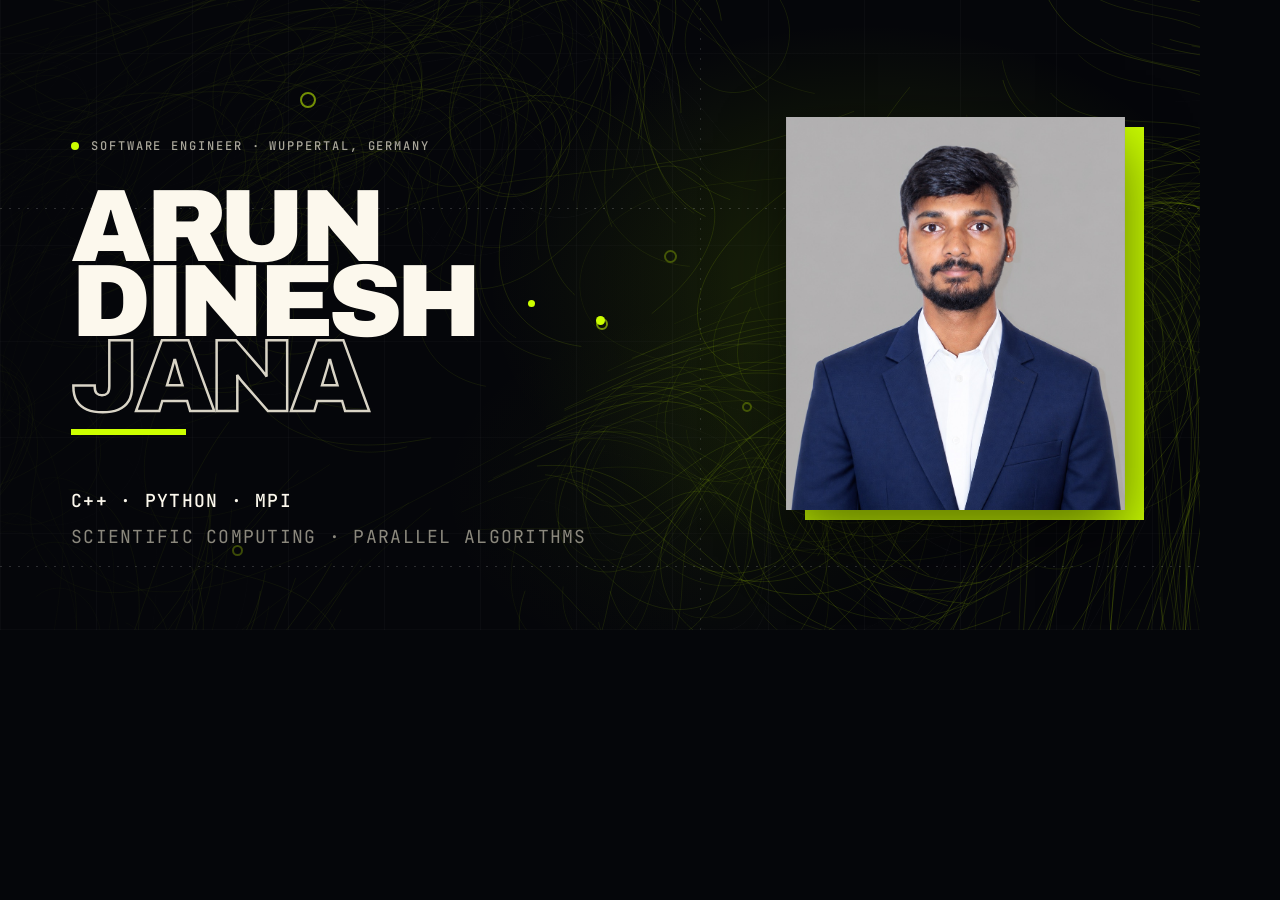
<file: tools/social-card.html>
<!doctype html>
<html lang="en">
<head>
<meta charset="utf-8" />
<title>Social preview card — 1200 × 630</title>
<!--
  Source for assets/preview.jpeg. Open it at exactly 1200 × 630 and screenshot the
  viewport; the flow field stops itself after FIELD_FRAMES so the capture is stable.
  Kept in the repo so the card can be regenerated when the name, role line or
  accent colour changes. It is never linked from the site.
-->
<link rel="preconnect" href="https://fonts.googleapis.com" />
<link rel="preconnect" href="https://fonts.gstatic.com" crossorigin />
<link href="https://fonts.googleapis.com/css2?family=Archivo:wght@500;600;700;800;900&family=JetBrains+Mono:wght@400;500;700&display=swap" rel="stylesheet" />
<style>
  :root {
    --ink: #05060a;
    --paper: #fcf8ed;
    --paper-dim: #9a978c;
    --acid: #ccff00;
  }

  * { box-sizing: border-box; }

  html, body {
    margin: 0;
    width: 1200px;
    height: 630px;
    overflow: hidden;
    background: var(--ink);
  }

  .card {
    position: relative;
    width: 1200px;
    height: 630px;
    overflow: hidden;
    isolation: isolate;
    font-family: "Archivo", system-ui, sans-serif;
  }

  .field {
    position: absolute;
    inset: 0;
    width: 100%;
    height: 100%;
  }

  /* soft lime bloom behind the portrait and a weaker one under the name */
  .glow {
    position: absolute;
    inset: 0;
    background:
      linear-gradient(90deg, rgba(5, 6, 10, 0.78) 0%, rgba(5, 6, 10, 0.4) 32%, transparent 62%),
      radial-gradient(46% 62% at 72% 46%, rgba(150, 210, 0, 0.17), transparent 68%),
      radial-gradient(30% 40% at 58% 78%, rgba(120, 170, 0, 0.07), transparent 70%);
  }

  /* faint plotting grid, like the hero's */
  .grid {
    position: absolute;
    inset: 0;
    opacity: 0.5;
    background-image:
      repeating-linear-gradient(90deg, rgba(255, 255, 255, 0.05) 0 1px, transparent 1px 96px),
      repeating-linear-gradient(0deg, rgba(255, 255, 255, 0.04) 0 1px, transparent 1px 96px);
  }

  .rule-h,
  .rule-v {
    position: absolute;
    background-image: repeating-linear-gradient(90deg, rgba(255, 255, 255, 0.16) 0 2px, transparent 2px 9px);
  }
  .rule-h { left: 0; right: 0; height: 1px; }
  .rule-v {
    top: 0; bottom: 0; width: 1px;
    background-image: repeating-linear-gradient(0deg, rgba(255, 255, 255, 0.12) 0 2px, transparent 2px 10px);
  }

  .ring {
    position: absolute;
    border: 2px solid rgba(204, 255, 0, 0.55);
    border-radius: 50%;
  }
  .ring--dim { border-color: rgba(204, 255, 0, 0.28); }

  .dot {
    position: absolute;
    width: 9px;
    height: 9px;
    border-radius: 50%;
    background: var(--acid);
  }

  .copy {
    position: absolute;
    left: 71px;
    top: 140px;
    width: 660px;
  }

  .eyebrow {
    display: flex;
    align-items: center;
    gap: 12px;
    margin: 0 0 38px;
    font-family: "JetBrains Mono", monospace;
    font-size: 12px;
    font-weight: 500;
    line-height: 1;
    letter-spacing: 0.16em;
    text-transform: uppercase;
    color: #a9a69a;
  }
  .eyebrow i {
    width: 8px;
    height: 8px;
    border-radius: 50%;
    background: var(--acid);
    flex: none;
  }

  .name {
    margin: 0;
    font-size: 103px;
    font-weight: 900;
    line-height: 0.73;
    letter-spacing: -0.052em;
    color: var(--paper);
    text-transform: uppercase;
  }
  .name span { display: block; }
  .name span:last-child {
    color: transparent;
    -webkit-text-stroke: 2.5px #d9d4c6;
    text-stroke: 2.5px #d9d4c6;
  }

  .tick {
    display: block;
    width: 115px;
    height: 6px;
    margin: 13px 0 0;
    background: var(--acid);
  }

  .stats {
    position: absolute;
    left: 71px;
    bottom: 66px;
    display: grid;
    gap: 13px;
    font-family: "JetBrains Mono", monospace;
    text-transform: uppercase;
    letter-spacing: 0.08em;
  }
  .stats strong {
    font-size: 18px;
    font-weight: 500;
    color: var(--paper);
  }
  .stats span {
    font-size: 18px;
    color: #8b887d;
  }

  .photo {
    position: absolute;
    left: 786px;
    top: 117px;
    width: 339px;
    height: 393px;
  }
  .photo__plate {
    position: absolute;
    inset: 0;
    transform: translate(19px, 10px);
    background: var(--acid);
  }
  .photo__frame {
    position: absolute;
    inset: 0;
    display: block;
    background: #0a0b0e;
    box-shadow: 0 26px 60px rgba(0, 0, 0, 0.55);
  }
  .photo__frame img {
    display: block;
    width: 100%;
    height: 100%;
    object-fit: cover;
    object-position: 50% 18%;
  }
</style>
</head>
<body>
  <div class="card">
    <canvas class="field" data-field></canvas>
    <div class="glow"></div>
    <div class="grid"></div>

    <div class="rule-h" style="top: 208px"></div>
    <div class="rule-h" style="top: 566px"></div>
    <div class="rule-v" style="left: 700px"></div>

    <span class="ring" style="left: 300px; top: 92px; width: 16px; height: 16px"></span>
    <span class="ring ring--dim" style="left: 664px; top: 250px; width: 13px; height: 13px"></span>
    <span class="ring ring--dim" style="left: 742px; top: 402px; width: 10px; height: 10px"></span>
    <span class="ring" style="left: 596px; top: 318px; width: 12px; height: 12px"></span>
    <span class="ring ring--dim" style="left: 232px; top: 545px; width: 11px; height: 11px"></span>
    <span class="dot" style="left: 596px; top: 316px"></span>
    <span class="dot" style="left: 528px; top: 300px; width: 7px; height: 7px"></span>

    <div class="copy">
      <p class="eyebrow"><i></i>Software engineer · Wuppertal, Germany</p>
      <h1 class="name">
        <span>Arun</span>
        <span>Dinesh</span>
        <span>Jana</span>
      </h1>
      <i class="tick"></i>
    </div>

    <p class="stats">
      <strong>C++ · Python · MPI</strong>
      <span>Scientific computing · Parallel algorithms</span>
    </p>

    <div class="photo">
      <span class="photo__plate"></span>
      <span class="photo__frame">
        <img src="../assets/portrait.jpg" alt="" />
      </span>
    </div>
  </div>

<script>
  // The hero's flow field, traced in one synchronous pass so the card renders the
  // same in a browser tab and in a headless capture — no dependence on animation
  // frames or on how long the page has been open. The seeded generator means a
  // rerun with the same copy produces the same field.
  (function () {
    var canvas = document.querySelector("[data-field]");
    var ctx = canvas.getContext("2d");
    var dpr = Math.min(window.devicePixelRatio || 1, 2);
    var width = canvas.clientWidth;
    var height = canvas.clientHeight;

    canvas.width = Math.round(width * dpr);
    canvas.height = Math.round(height * dpr);
    ctx.setTransform(dpr, 0, 0, dpr, 0, 0);

    var seed = 0x9e3779b9;
    var random = function () {
      seed = (seed + 0x6d2b79f5) | 0;
      var t = Math.imul(seed ^ (seed >>> 15), 1 | seed);
      t = (t + Math.imul(t ^ (t >>> 7), 61 | t)) ^ t;
      return ((t ^ (t >>> 14)) >>> 0) / 4294967296;
    };
    var rand = function (min, max) { return min + random() * (max - min); };

    var angle = function (x, y, t) {
      return (
        Math.sin(x * 0.0038 + t * 0.00021) * Math.PI +
        Math.cos(y * 0.0052 - t * 0.00017) * Math.PI * 0.7 +
        Math.sin((x + y) * 0.0016) * Math.PI * 0.4
      );
    };

    // Long, overlapping traces read like the hero's animated field but stay
    // reproducible: each particle draws its whole path as one stroke.
    var count = Math.round((width * height) / 2200);
    var STEP_COUNT = 1400;

    for (var i = 0; i < count; i++) {
      var p = {
        x: rand(-40, width + 40),
        y: rand(-40, height + 40),
        speed: rand(0.5, 1.5),
        life: rand(0.35, 1),
        tone: random() > 0.88 ? "paper" : "acid"
      };

      ctx.beginPath();
      ctx.moveTo(p.x, p.y);

      for (var s = 0; s < STEP_COUNT; s++) {
        var a = angle(p.x, p.y, s * 16);
        p.x += Math.cos(a) * p.speed;
        p.y += Math.sin(a) * p.speed;
        if (p.x < -60 || p.x > width + 60 || p.y < -60 || p.y > height + 60) break;
        ctx.lineTo(p.x, p.y);
      }

      var alpha = p.tone === "paper" ? 0.06 * p.life : 0.145 * p.life;
      var color = p.tone === "paper" ? "244,241,232" : "204,255,0";
      ctx.strokeStyle = "rgba(" + color + "," + alpha + ")";
      ctx.lineWidth = p.tone === "paper" ? 0.7 : 1;
      ctx.stroke();
    }

    document.documentElement.dataset.ready = "true";
  })();
</script>
</body>
</html>
</file>
<file: styles.css>
/* ==========================================================================
   Arun Dinesh Jana — portfolio
   Styles: bold editorial system, acid accent on near-black.
   ========================================================================== */

:root {
  --ink: #07080a;
  --ink-2: #0d0f13;
  --ink-3: #14171c;
  --paper: #f4f1e8;
  --paper-dim: rgba(244, 241, 232, 0.64);
  --paper-faint: rgba(244, 241, 232, 0.54);
  --line: rgba(244, 241, 232, 0.14);
  --line-strong: rgba(244, 241, 232, 0.26);
  --acid: #ccff00;
  --acid-dim: #a8d400;
  --ember: #ff4d2e;

  --display: "Archivo", "Helvetica Neue", Helvetica, Arial, sans-serif;
  --body: "Inter", "Helvetica Neue", Helvetica, Arial, sans-serif;
  --mono: "JetBrains Mono", ui-monospace, SFMono-Regular, Menlo, monospace;

  --pad: clamp(20px, 4.4vw, 72px);
  --maxw: 1440px;
  --nav-h: 76px;

  --ease: cubic-bezier(0.16, 1, 0.3, 1);
}

*,
*::before,
*::after { box-sizing: border-box; }

html {
  /* Smooth anchor scrolling lives in script.js: ScrollTrigger needs to measure
     a document that is not animating its own scroll position. */
  scroll-behavior: auto;
  -webkit-text-size-adjust: 100%;
  overflow-x: hidden;
}


body {
  margin: 0;
  background: var(--ink);
  color: var(--paper);
  font-family: var(--body);
  font-size: 16px;
  line-height: 1.6;
  font-weight: 400;
  overflow-x: hidden;
  -webkit-font-smoothing: antialiased;
  text-rendering: optimizeLegibility;
}

@supports (overflow-x: clip) {
  html, body { overflow-x: clip; }
}

body.is-locked { overflow: hidden; }

img { max-width: 100%; display: block; }
a { color: inherit; text-decoration: none; }
button { font: inherit; color: inherit; background: none; border: 0; cursor: pointer; }
ul { margin: 0; padding: 0; list-style: none; }
h1, h2, h3, h4, p { margin: 0; }
em { font-style: normal; color: var(--acid); }
svg { display: block; }

::selection { background: var(--acid); color: var(--ink); }

:focus-visible {
  outline: 2px solid var(--acid);
  outline-offset: 4px;
}

/* ---------- utilities ---------- */

.sr-only {
  position: absolute;
  width: 1px; height: 1px;
  padding: 0; margin: -1px;
  overflow: hidden;
  clip: rect(0 0 0 0);
  white-space: nowrap;
  border: 0;
}

.skip-link {
  position: fixed;
  top: 10px; left: 10px;
  z-index: 1000;
  padding: 10px 16px;
  background: var(--acid);
  color: var(--ink);
  font-weight: 600;
  transform: translateY(-160%);
  transition: transform 0.25s var(--ease);
}
.skip-link:focus { transform: none; }

.mono-label {
  font-family: var(--mono);
  font-size: 11px;
  letter-spacing: 0.14em;
  text-transform: uppercase;
  color: var(--paper-faint);
}

.dot {
  display: inline-block;
  width: 7px; height: 7px;
  border-radius: 50%;
  background: var(--acid);
  flex: none;
}

.dot--pulse {
  position: relative;
  box-shadow: 0 0 0 0 rgba(204, 255, 0, 0.6);
  animation: pulse 2.4s ease-out infinite;
}

@keyframes pulse {
  0%   { box-shadow: 0 0 0 0 rgba(204, 255, 0, 0.55); }
  70%  { box-shadow: 0 0 0 9px rgba(204, 255, 0, 0); }
  100% { box-shadow: 0 0 0 0 rgba(204, 255, 0, 0); }
}

/* ---------- page chrome ---------- */

.grain {
  position: fixed;
  inset: 0;
  z-index: 900;
  pointer-events: none;
  opacity: 0.035;
  background-image: url("data:image/svg+xml,%3Csvg xmlns='http://www.w3.org/2000/svg' width='160' height='160'%3E%3Cfilter id='n'%3E%3CfeTurbulence type='fractalNoise' baseFrequency='0.9' numOctaves='3' stitchTiles='stitch'/%3E%3C/filter%3E%3Crect width='160' height='160' filter='url(%23n)'/%3E%3C/svg%3E");
}

.progress {
  position: fixed;
  top: 0; left: 0; right: 0;
  height: 2px;
  z-index: 800;
  background: rgba(244, 241, 232, 0.08);
}
.progress span {
  display: block;
  height: 100%;
  width: 0%;
  background: var(--acid);
  transform-origin: 0 50%;
}

/* ---------- cursor ---------- */

.cursor { display: none; }

@media (hover: hover) and (pointer: fine) {
  body.custom-cursor,
  body.custom-cursor * { cursor: none; }
  .cursor { display: block; }
  .cursor__dot,
  .cursor__ring {
    position: fixed;
    top: 0; left: 0;
    z-index: 950;
    pointer-events: none;
    border-radius: 50%;
    will-change: transform;
  }
  .cursor__dot {
    width: 6px; height: 6px;
    margin: -3px 0 0 -3px;
    background: var(--acid);
  }
  .cursor__ring {
    width: 34px; height: 34px;
    margin: -17px 0 0 -17px;
    border: 1px solid rgba(244, 241, 232, 0.5);
    mix-blend-mode: difference;
    transition: width 0.25s var(--ease), height 0.25s var(--ease),
                margin 0.25s var(--ease), border-color 0.25s, opacity 0.25s;
  }
  body.cursor-active .cursor__ring {
    width: 68px; height: 68px;
    margin: -34px 0 0 -34px;
    border-color: var(--acid);
  }
  body.cursor-active .cursor__dot { opacity: 0; }
}

/* ---------- navigation ---------- */

.nav {
  position: fixed;
  top: 0; left: 0; right: 0;
  z-index: 700;
  height: var(--nav-h);
  display: flex;
  align-items: center;
  justify-content: space-between;
  gap: 24px;
  padding: 0 var(--pad);
  transition: background 0.35s, border-color 0.35s, backdrop-filter 0.35s;
  border-bottom: 1px solid transparent;
}

.nav.is-stuck {
  background: rgba(7, 8, 10, 0.93);
  backdrop-filter: blur(16px) saturate(130%);
  -webkit-backdrop-filter: blur(16px) saturate(130%);
  border-bottom-color: var(--line);
}

.brand {
  display: inline-flex;
  align-items: center;
  gap: 12px;
  flex: none;
}

.brand__mark {
  display: grid;
  place-items: center;
  width: 34px; height: 34px;
  border: 1px solid var(--line-strong);
  font-family: var(--mono);
  font-size: 12px;
  font-weight: 700;
  letter-spacing: 0.02em;
  transition: background 0.3s, color 0.3s, border-color 0.3s;
}
.brand:hover .brand__mark {
  background: var(--acid);
  border-color: var(--acid);
  color: var(--ink);
}

.brand__name {
  font-family: var(--display);
  font-weight: 700;
  font-size: 14px;
  letter-spacing: -0.01em;
}

.nav__links {
  display: flex;
  gap: clamp(18px, 2.4vw, 38px);
  font-size: 13px;
  letter-spacing: 0.01em;
}
.nav__links a {
  position: relative;
  color: var(--paper-dim);
  padding: 6px 0;
  transition: color 0.25s;
}
.nav__links a::after {
  content: "";
  position: absolute;
  left: 0; bottom: 0;
  width: 100%; height: 1px;
  background: var(--acid);
  transform: scaleX(0);
  transform-origin: 0 50%;
  transition: transform 0.35s var(--ease);
}
.nav__links a:hover,
.nav__links a.is-current { color: var(--paper); }
.nav__links a:hover::after,
.nav__links a.is-current::after { transform: scaleX(1); }

.nav__end { display: flex; align-items: center; gap: 12px; }

.nav__cta {
  display: inline-flex;
  align-items: center;
  gap: 9px;
  padding: 10px 18px;
  border: 1px solid var(--line-strong);
  border-radius: 999px;
  font-size: 12.5px;
  letter-spacing: 0.02em;
  transition: background 0.3s, color 0.3s, border-color 0.3s;
}
.nav__cta:hover {
  background: var(--acid);
  border-color: var(--acid);
  color: var(--ink);
}
.nav__cta:hover .dot { background: var(--ink); }

.nav__toggle {
  display: none;
  width: 42px; height: 42px;
  border: 1px solid var(--line-strong);
  place-items: center;
}
.nav__toggle-bars {
  display: grid;
  gap: 5px;
  width: 18px;
}
.nav__toggle-bars i {
  display: block;
  height: 1.5px;
  background: var(--paper);
  transition: transform 0.3s var(--ease), opacity 0.2s;
}
.nav__toggle[aria-expanded="true"] i:first-child { transform: translateY(3.25px) rotate(45deg); }
.nav__toggle[aria-expanded="true"] i:last-child { transform: translateY(-3.25px) rotate(-45deg); }

.menu {
  position: fixed;
  inset: 0;
  z-index: 690;
  display: flex;
  flex-direction: column;
  justify-content: center;
  gap: 40px;
  padding: 100px var(--pad) 48px;
  background: var(--ink-2);
  opacity: 0;
  transform: translateY(-1.5%);
  transition: opacity 0.35s var(--ease), transform 0.35s var(--ease);
}
.menu.is-open { opacity: 1; transform: none; }
.menu nav { display: grid; gap: 4px; }
.menu nav a {
  display: flex;
  align-items: baseline;
  gap: 16px;
  padding: 12px 0;
  border-bottom: 1px solid var(--line);
  font-family: var(--display);
  font-size: clamp(1.9rem, 8vw, 2.6rem);
  font-weight: 700;
  letter-spacing: -0.02em;
}
.menu nav a span {
  font-family: var(--mono);
  font-size: 11px;
  font-weight: 400;
  letter-spacing: 0.1em;
  color: var(--acid);
}
.menu__foot {
  display: flex;
  flex-wrap: wrap;
  justify-content: space-between;
  gap: 8px;
  font-size: 13px;
  color: var(--paper-faint);
}
.menu__foot a { color: var(--acid); }

/* ---------- hero ---------- */

.hero {
  position: relative;
  min-height: 100svh;
  display: flex;
  flex-direction: column;
  justify-content: center;
  padding: calc(var(--nav-h) + 24px) var(--pad) 0;
  overflow: hidden;
}

.hero__canvas {
  position: absolute;
  inset: 0;
  width: 100%;
  height: 100%;
  opacity: 0.75;
  pointer-events: none;
}

.hero__glow {
  position: absolute;
  top: -18%;
  right: -12%;
  width: min(920px, 78vw);
  aspect-ratio: 1;
  border-radius: 50%;
  pointer-events: none;
  background: radial-gradient(circle, rgba(204, 255, 0, 0.16) 0%, rgba(204, 255, 0, 0.05) 38%, transparent 68%);
  filter: blur(10px);
}

.hero__inner {
  position: relative;
  z-index: 1;
  width: 100%;
  max-width: var(--maxw);
  margin: 0 auto;
  display: grid;
  grid-template-columns: minmax(0, 1.18fr) minmax(0, 0.82fr);
  align-items: center;
  gap: clamp(24px, 4vw, 64px);
  padding: clamp(16px, 2.2vw, 32px) 0 clamp(20px, 2.6vw, 36px);
}

.hero__copy { min-width: 0; }

.eyebrow {
  display: inline-flex;
  align-items: center;
  gap: 10px;
  font-family: var(--mono);
  font-size: 11.5px;
  letter-spacing: 0.12em;
  text-transform: uppercase;
  color: var(--paper-dim);
  margin-bottom: clamp(18px, 2.4vw, 30px);
}

.hero__title {
  font-family: var(--display);
  font-weight: 800;
  font-size: clamp(3rem, 8.7vw, 8.2rem);
  line-height: 0.86;
  letter-spacing: -0.045em;
  text-transform: uppercase;
  margin-bottom: clamp(22px, 3vw, 34px);
}

.line { display: block; overflow: hidden; }
.line > span { display: block; }

.hero__title .line:nth-child(2) { padding-left: clamp(0px, 3.4vw, 54px); }
.hero__title .line:nth-child(3) { padding-left: clamp(0px, 6.8vw, 108px); }

.line--outline > span {
  color: transparent;
  -webkit-text-stroke: 1.6px var(--paper);
}
@supports not ((-webkit-text-stroke: 1px #000) or (text-stroke: 1px #000)) {
  .line--outline > span { color: var(--paper); }
}

.hero__lede {
  max-width: 46ch;
  font-size: clamp(1rem, 1.15vw, 1.12rem);
  line-height: 1.65;
  color: var(--paper-dim);
  font-weight: 300;
}

.hero__actions {
  display: flex;
  flex-wrap: wrap;
  gap: 12px;
  margin-top: clamp(24px, 3vw, 38px);
}

.btn {
  position: relative;
  display: inline-flex;
  align-items: center;
  gap: 12px;
  padding: 15px 24px;
  border-radius: 999px;
  font-size: 14px;
  font-weight: 500;
  letter-spacing: 0.01em;
  transition: background 0.3s var(--ease), color 0.3s, border-color 0.3s, transform 0.2s var(--ease);
  will-change: transform;
}
.btn svg { width: 18px; height: 18px; flex: none; transition: transform 0.3s var(--ease); }
.btn:hover svg { transform: translateX(4px); }

.btn--primary {
  background: var(--acid);
  color: var(--ink);
  border: 1px solid var(--acid);
}
.btn--primary:hover { background: var(--paper); border-color: var(--paper); box-shadow: 0 8px 30px rgba(204, 255, 0, 0.16); }

.btn--ghost {
  border: 1px solid var(--line-strong);
  color: var(--paper);
}
.btn--ghost:hover { border-color: var(--paper); background: rgba(244, 241, 232, 0.06); }

/* ---------- welcome / intro morph ---------- */

.intro { position: relative; }

.intro.is-live { height: 190svh; }
.intro.is-live .intro__stage {
  position: sticky;
  top: 0;
  height: 100svh;
  min-height: 0;
}

.welcome {
  position: absolute;
  z-index: 0;
  margin: 0;
  pointer-events: none;
  opacity: 0;
  visibility: hidden;
  will-change: transform, opacity;
  transform-origin: 50% 50%;
}
.intro.is-live .welcome { visibility: visible; }

.welcome__frame {
  width: 100%;
  height: 100%;
  overflow: hidden;
  /* matches the page so the entrance wipe opens out of the background */
  background: var(--ink);
  box-shadow: 0 0 0 1px rgba(244, 241, 232, 0.07);
}
.welcome__frame img {
  width: 100%;
  height: 100%;
  object-fit: cover;
  object-position: 50% 40%;
  filter: saturate(0.9) contrast(1.04);
}

.welcome__cue {
  position: absolute;
  left: 50%;
  bottom: 24px;
  z-index: 2;
  display: none;
  align-items: center;
  gap: 12px;
  transform: translateX(-50%);
  font-family: var(--mono);
  font-size: 10px;
  letter-spacing: 0.18em;
  text-transform: uppercase;
  color: var(--paper-faint);
  opacity: 0;
}
.intro.is-live .welcome__cue { display: flex; }
.welcome__cue i {
  display: block;
  width: 48px;
  height: 1px;
  background: linear-gradient(90deg, var(--acid), transparent);
  animation: cueSlide 2.2s var(--ease) infinite;
  transform-origin: left center;
}
@keyframes cueSlide {
  0%, 100% { transform: scaleX(0.45); opacity: 0.45; }
  50% { transform: scaleX(1); opacity: 1; }
}

.intro.is-live [data-intro] { animation: none; }

.intro.is-live .hero__lede,
.intro.is-live .hero__actions,
.intro.is-live .hero__foot {
  opacity: var(--copy-op, 0);
  transform: translateY(calc((1 - var(--copy-op, 0)) * 16px));
}
.intro.is-live .hero__portrait {
  opacity: var(--portrait-op, 0);
  animation: none;
}

/* portrait as a hanging ID badge */

.hero__portrait {
  position: relative;
  margin: 0;
  animation: fadeOnly 1s var(--ease) 0.34s both;
  justify-self: end;
  width: 100%;
  max-width: 344px;
  transform-style: preserve-3d;
  will-change: transform;
  perspective: 1400px;
}

.hero__lanyard {
  position: absolute;
  left: 50%;
  top: -150px;
  width: 34px;
  height: 158px;
  transform: translateX(-50%);
  z-index: 3;
  pointer-events: none;
}
.hero__lanyard-strap {
  position: absolute;
  inset: 0 3px 12px;
  background:
    repeating-linear-gradient(90deg, rgba(255, 255, 255, 0.045) 0 1px, transparent 1px 3px),
    linear-gradient(90deg, #0d1114, #2a3036 42%, #161b20 68%, #0b0e11);
  border-top: 1px solid rgba(244, 241, 232, 0.1);
  border-left: 1px solid rgba(244, 241, 232, 0.16);
  border-right: 1px solid rgba(244, 241, 232, 0.16);
  box-shadow: 0 12px 26px rgba(0, 0, 0, 0.45);
}
.hero__lanyard-strap::after {
  content: "";
  position: absolute;
  left: 50%;
  top: 0;
  bottom: 0;
  width: 2px;
  background: rgba(204, 255, 0, 0.4);
}
.hero__lanyard-clip {
  position: absolute;
  left: 50%;
  bottom: 0;
  width: 20px;
  height: 18px;
  transform: translateX(-50%);
  border-radius: 3px;
  background: linear-gradient(180deg, #d7d3c8, #94958f 55%, #5f615c);
  box-shadow: 0 4px 10px rgba(0, 0, 0, 0.55), inset 0 1px 0 rgba(255, 255, 255, 0.55);
}
.hero__lanyard-clip::before {
  content: "";
  position: absolute;
  left: 50%;
  top: -5px;
  width: 2px;
  height: 6px;
  transform: translateX(-50%);
  background: #94958f;
}

.hero__badge {
  position: relative;
  transform: rotate(-2.4deg);
  transform-origin: 50% 0%;
  transition: transform 0.6s var(--ease);
}
.hero__portrait:hover .hero__badge { transform: rotate(-1deg) translateY(-3px); }
.hero__portrait.is-flipped .hero__badge { transform: rotate(1.2deg); }

.hero__badge-flip-card {
  position: relative;
  transform-style: preserve-3d;
  transition: transform 0.95s cubic-bezier(0.2, 0.75, 0.25, 1);
}
.hero__portrait.is-flipped .hero__badge-flip-card { transform: rotateY(180deg); }

.hero__badge-face {
  border: 1px solid rgba(244, 241, 232, 0.24);
  border-radius: 10px;
  overflow: hidden;
  background: #0a0c0f;
  box-shadow: 10px 10px 0 0 rgba(204, 255, 0, 0.9), 0 26px 60px rgba(0, 0, 0, 0.5);
  backface-visibility: hidden;
  -webkit-backface-visibility: hidden;
}

.hero__badge-front {
  position: relative;
  padding: 22px 9px 0;
  background: linear-gradient(180deg, #101418, #0a0c0f 30%);
}
.hero__badge-front::after {
  content: "";
  position: absolute;
  left: 50%;
  top: 9px;
  width: 30px;
  height: 6px;
  transform: translateX(-50%);
  border-radius: 6px;
  background: #04060a;
  box-shadow: inset 0 1px 2px rgba(0, 0, 0, 0.95), 0 1px 0 rgba(244, 241, 232, 0.14);
}

.hero__portrait-frame {
  position: relative;
  aspect-ratio: 4 / 5;
  overflow: hidden;
  border-radius: 3px;
  background: var(--ink);
}

.hero__portrait-frame img {
  width: 100%; height: 100%;
  object-fit: cover;
  object-position: 50% 16%;
  filter: grayscale(0.22) contrast(1.05);
  transition: filter 0.5s, transform 0.8s var(--ease);
}
.hero__portrait:hover .hero__portrait-frame img {
  filter: grayscale(0) contrast(1.02);
  transform: scale(1.03);
}

.hero__badge-meta {
  display: grid;
  gap: 3px;
  margin-top: 9px;
  padding: 11px 8px 12px;
  border-top: 1px solid rgba(244, 241, 232, 0.14);
}
.hero__badge-line {
  display: flex;
  align-items: baseline;
  justify-content: space-between;
  gap: 10px;
}
.hero__badge-name {
  font-family: var(--display);
  font-size: 16px;
  font-weight: 700;
  letter-spacing: -0.01em;
  line-height: 1.2;
}
.hero__badge-flip-hint { font-size: 12px; line-height: 1; color: var(--acid); }
.hero__badge-role {
  font-family: var(--mono);
  font-size: 8.5px;
  letter-spacing: 0.1em;
  text-transform: uppercase;
  color: var(--acid);
}
.hero__badge-line--foot { margin-top: 6px; }
.hero__badge-id {
  font-family: var(--mono);
  font-size: 7.5px;
  letter-spacing: 0.14em;
  color: var(--paper-faint);
  white-space: nowrap;
}

.hero__badge-back {
  position: absolute;
  inset: 0;
  display: flex;
  flex-direction: column;
  justify-content: center;
  padding: 26px 18px;
  transform: rotateY(180deg);
  background:
    radial-gradient(120% 90% at 82% 0%, rgba(204, 255, 0, 0.13), transparent 60%),
    #0a0c0f;
}
.hero__badge-spec {
  display: grid;
  margin: 0;
  border-top: 1px solid rgba(244, 241, 232, 0.14);
}
.hero__badge-spec-row {
  display: grid;
  gap: 5px;
  padding: 17px 2px;
  border-bottom: 1px solid rgba(244, 241, 232, 0.14);
}
.hero__badge-spec dt {
  margin: 0;
  font-family: var(--mono);
  font-size: 8px;
  letter-spacing: 0.16em;
  text-transform: uppercase;
  color: var(--paper-faint);
}
.hero__badge-spec dd {
  margin: 0;
  font-family: var(--display);
  font-size: 1.05rem;
  font-weight: 700;
  line-height: 1.15;
  letter-spacing: -0.01em;
  color: var(--paper);
}

.hero__badge-qr {
  display: grid;
  justify-items: center;
  gap: 11px;
  margin-top: 26px;
  padding-top: 22px;
  border-top: 1px solid rgba(244, 241, 232, 0.14);
}
.hero__badge-qr img {
  width: 118px;
  max-width: 100%;
  height: auto;
  aspect-ratio: 1 / 1;
  border-radius: 2px;
  background: var(--paper);
  box-shadow: 0 0 0 1px rgba(244, 241, 232, 0.2), 0 10px 22px rgba(0, 0, 0, 0.4);
}
.hero__badge-qr-copy {
  display: grid;
  justify-items: center;
  gap: 3px;
  text-align: center;
}
.hero__badge-qr-label {
  font-family: var(--mono);
  font-size: 7.5px;
  letter-spacing: 0.16em;
  text-transform: uppercase;
  color: var(--acid);
}
.hero__badge-qr-hint {
  font-family: var(--mono);
  font-size: 7.5px;
  letter-spacing: 0.1em;
  text-transform: uppercase;
  color: var(--paper-faint);
}

.hero__badge-flip {
  position: absolute;
  inset: 0;
  z-index: 4;
  padding: 0;
  border: 0;
  border-radius: 10px;
  background: transparent;
  cursor: pointer;
}
.hero__badge-flip:focus-visible {
  outline: 2px solid var(--acid);
  outline-offset: 4px;
}

.hero__portrait figcaption {
  display: flex;
  align-items: center;
  gap: 9px;
  margin-top: 28px;
  font-family: var(--mono);
  font-size: 10.5px;
  letter-spacing: 0.08em;
  text-transform: uppercase;
  color: var(--paper-faint);
}
.tick {
  width: 6px; height: 6px;
  background: var(--acid);
  flex: none;
}

.hero__foot {
  position: relative;
  z-index: 1;
  width: 100%;
  max-width: var(--maxw);
  margin: 0 auto;
  display: grid;
  grid-template-columns: repeat(3, minmax(0, 1fr));
  gap: 24px;
  padding: 18px 0 20px;
  border-top: 1px solid var(--line);
}
.hero__foot-item { display: flex; flex-direction: column; gap: 6px; }
.hero__foot-item strong {
  font-family: var(--mono);
  font-size: 12px;
  font-weight: 500;
  letter-spacing: 0.04em;
  color: var(--paper);
}
.hero__foot-item--scroll { align-items: flex-end; }

.scroll-line {
  position: relative;
  width: 64px; height: 1px;
  margin-top: 10px;
  background: var(--line-strong);
  overflow: hidden;
}
.scroll-line::after {
  content: "";
  position: absolute;
  inset: 0;
  background: var(--acid);
  transform-origin: 0 50%;
  animation: scrollLine 2.6s var(--ease) infinite;
}
@keyframes scrollLine {
  0%   { transform: scaleX(0); transform-origin: 0 50%; }
  45%  { transform: scaleX(1); transform-origin: 0 50%; }
  55%  { transform: scaleX(1); transform-origin: 100% 50%; }
  100% { transform: scaleX(0); transform-origin: 100% 50%; }
}

/* hero intro animation (CSS only, so it works without JS) */

[data-intro] { animation: heroIn 1s var(--ease) both; }
[data-intro="1"] { animation-delay: 0.08s; }
[data-intro="2"] { animation-delay: 0.16s; }
[data-intro="3"] { animation-delay: 0.24s; }
[data-intro="4"] { animation-delay: 0.32s; }
[data-intro="5"] { animation-delay: 0.46s; }
[data-intro="6"] { animation-delay: 0.58s; }
[data-intro="7"] { animation-delay: 0.66s; }

.hero__title .line > span[data-intro] { animation-name: lineUp; animation-duration: 1.05s; }

@keyframes heroIn {
  from { opacity: 0; transform: translateY(16px); }
  to   { opacity: 1; transform: none; }
}
@keyframes fadeOnly {
  from { opacity: 0; }
  to   { opacity: 1; }
}
@keyframes lineUp {
  from { transform: translateY(112%); }
  to   { transform: translateY(0); }
}

/* ---------- ticker ---------- */

.ticker {
  position: relative;
  z-index: 2;
  overflow: hidden;
  background: var(--acid);
  color: var(--ink);
  transform: rotate(-1.1deg) scale(1.02);
  border-top: 1px solid var(--ink);
  border-bottom: 1px solid var(--ink);
}

.ticker__track {
  display: flex;
  align-items: center;
  width: max-content;
  padding: 13px 0;
  font-family: var(--display);
  font-weight: 800;
  font-size: clamp(0.95rem, 1.6vw, 1.35rem);
  letter-spacing: -0.01em;
  text-transform: uppercase;
  animation: marquee 42s linear infinite;
  animation-play-state: paused;
  will-change: transform;
}
.ticker__track.is-ready { animation-play-state: running; }
.ticker__track > * { margin-right: 26px; }
.ticker__track .sep { opacity: 0.42; }

@keyframes marquee {
  from { transform: translate3d(0, 0, 0); }
  to   { transform: translate3d(-50%, 0, 0); }
}

.ticker:hover .ticker__track { animation-play-state: paused; }

/* ---------- section shell ---------- */

.section {
  padding: clamp(72px, 9vw, 136px) var(--pad);
}

section[id] {
  scroll-margin-top: calc(var(--nav-h) + 12px);
}

.section > * {
  max-width: var(--maxw);
  margin-left: auto;
  margin-right: auto;
}

.section__head {
  display: flex;
  align-items: center;
  gap: 18px;
  margin-bottom: clamp(36px, 5vw, 64px);
}

.section__num { color: var(--acid); }

.section__title {
  font-family: var(--display);
  font-size: clamp(1.5rem, 2.6vw, 2.15rem);
  font-weight: 800;
  letter-spacing: -0.02em;
  text-transform: uppercase;
  white-space: nowrap;
}

.section__rule {
  flex: 1;
  height: 1px;
  background: var(--line);
}

/* ---------- about ---------- */

.about {
  display: grid;
  grid-template-columns: minmax(0, 1.5fr) minmax(0, 1fr);
  gap: clamp(32px, 6vw, 96px);
  align-items: start;
}

.about__statement { display: grid; gap: 22px; }

.lede {
  font-family: var(--display);
  font-size: clamp(1.35rem, 2.5vw, 2.15rem);
  font-weight: 600;
  line-height: 1.28;
  letter-spacing: -0.025em;
  text-wrap: balance;
}

.about__statement p:not(.lede) {
  color: var(--paper-dim);
  font-weight: 300;
  max-width: 62ch;
  font-size: clamp(0.95rem, 1.05vw, 1.02rem);
}

.about__side { padding-top: 8px; }
.about__side .facts__row + .facts__row { margin-top: 20px; }
.facts__row {
  border-top: 1px solid var(--line);
  padding-top: 14px;
}
.facts__row p {
  margin-top: 8px;
  font-size: 14.5px;
  color: var(--paper);
  line-height: 1.55;
}

.stats {
  display: grid;
  grid-template-columns: repeat(4, minmax(0, 1fr));
  gap: 1px;
  margin-top: clamp(48px, 7vw, 88px);
  background: var(--line);
  border-top: 1px solid var(--line);
  border-bottom: 1px solid var(--line);
}

.stat {
  background: var(--ink);
  padding: clamp(22px, 2.6vw, 34px) clamp(16px, 2vw, 28px);
  transition: background 0.4s;
}
.stat:hover { background: var(--ink-2); }

.stat__value {
  display: block;
  font-family: var(--display);
  font-size: clamp(2.4rem, 5vw, 4rem);
  font-weight: 800;
  line-height: 1;
  letter-spacing: -0.05em;
  color: var(--acid);
}
.stat p {
  margin-top: 12px;
  font-size: 12.5px;
  line-height: 1.5;
  color: var(--paper-dim);
}

/* ---------- selected work ---------- */

.featured { border-top: 1px solid var(--line); }

.feature {
  display: grid;
  grid-template-columns: minmax(0, 1.02fr) minmax(0, 1fr);
  gap: clamp(24px, 4vw, 58px);
  align-items: start;
  padding: clamp(32px, 4vw, 54px) 0;
  border-bottom: 1px solid var(--line);
}
.feature--flip .feature__figure { order: -1; }

.feature__body { min-width: 0; }

.meta {
  display: flex;
  flex-wrap: wrap;
  align-items: center;
  gap: 8px;
  margin-bottom: 16px;
}

.tag {
  font-family: var(--mono);
  font-size: 10px;
  letter-spacing: 0.1em;
  text-transform: uppercase;
  padding: 5px 9px;
  background: var(--acid);
  color: var(--ink);
}
.tag--ghost {
  background: transparent;
  color: var(--paper-faint);
  border: 1px solid var(--line-strong);
}

.year {
  margin-left: auto;
  font-family: var(--mono);
  font-size: 11px;
  letter-spacing: 0.1em;
  color: var(--paper-faint);
}

.feature__title {
  font-family: var(--display);
  font-size: clamp(1.6rem, 2.9vw, 2.5rem);
  font-weight: 700;
  line-height: 1.06;
  letter-spacing: -0.03em;
  text-wrap: balance;
  transition: color 0.3s;
}
.feature:hover .feature__title { color: var(--acid); }

.feature__sub {
  margin-top: 12px;
  max-width: 54ch;
  color: var(--paper-dim);
  font-size: 14.5px;
  font-weight: 300;
  line-height: 1.6;
}

.bullets {
  display: grid;
  gap: 9px;
  margin-top: 20px;
  max-width: 66ch;
}
.bullets li {
  position: relative;
  padding-left: 20px;
  font-size: 13.5px;
  line-height: 1.6;
  color: var(--paper-dim);
}
.bullets li::before {
  content: "";
  position: absolute;
  left: 0; top: 9px;
  width: 7px; height: 1px;
  background: var(--acid);
}
.bullets strong { color: var(--paper); font-weight: 500; }

.feature__foot {
  display: flex;
  flex-wrap: wrap;
  align-items: center;
  justify-content: space-between;
  gap: 14px;
  margin-top: 24px;
}

.chips { display: flex; flex-wrap: wrap; gap: 6px; }
.chips li {
  font-family: var(--mono);
  font-size: 10.5px;
  letter-spacing: 0.04em;
  padding: 5px 9px;
  border: 1px solid var(--line);
  color: var(--paper-dim);
  transition: border-color 0.3s, color 0.3s;
}
.feature:hover .chips li { border-color: var(--line-strong); color: var(--paper); }

.repo-link {
  display: inline-flex;
  align-items: center;
  gap: 8px;
  padding: 8px 0 6px;
  font-family: var(--mono);
  font-size: 10.5px;
  letter-spacing: 0.08em;
  text-transform: uppercase;
  color: var(--paper);
  border-bottom: 1px solid var(--line-strong);
  transition: color 0.3s, border-color 0.3s;
}
.repo-link svg { width: 14px; height: 14px; }
.repo-link:hover { color: var(--acid); border-color: var(--acid); }

.feature__figure { margin: 0; }

.feature__plate {
  background: var(--paper);
  padding: clamp(8px, 1vw, 14px);
  border: 1px solid var(--line);
  transition: transform 0.5s var(--ease), box-shadow 0.5s var(--ease);
}
.feature__plate img {
  display: block;
  width: 100%;
  height: auto;
  /* white figure backgrounds melt into the paper plate */
  mix-blend-mode: multiply;
}
.feature:hover .feature__plate {
  transform: translateY(-3px);
  box-shadow: 0 20px 44px rgba(0, 0, 0, 0.4);
}

.feature__figure figcaption {
  display: flex;
  flex-wrap: wrap;
  gap: 6px 10px;
  margin-top: 12px;
  font-family: var(--mono);
  font-size: 10.5px;
  line-height: 1.5;
  letter-spacing: 0.06em;
  text-transform: uppercase;
  color: var(--paper-faint);
}
.feature__figure figcaption > span:first-child { color: var(--acid); flex: none; }
.feature__figure figcaption [data-caption] { min-width: 0; }

/* ---------- animated figure panels ---------- */

.media {
  border: 1px solid var(--line);
  background: var(--ink-2);
}

.media__bar {
  display: flex;
  align-items: center;
  justify-content: space-between;
  gap: 12px;
  height: 42px;
  padding: 0 12px 0 8px;
  border-bottom: 1px solid var(--line);
}

.media__tabs { display: flex; align-items: stretch; gap: 2px; align-self: stretch; }

.media__tab {
  position: relative;
  padding: 0 10px;
  font-family: var(--mono);
  font-size: 9.5px;
  letter-spacing: 0.1em;
  text-transform: uppercase;
  color: var(--paper-faint);
  transition: color 0.25s;
}
.media__tab:hover { color: var(--paper); }
.media__tab.is-active { color: var(--acid); }
.media__tab.is-active::after {
  content: "";
  position: absolute;
  left: 8px; right: 8px; bottom: 0;
  height: 1px;
  background: var(--acid);
}

.media__status {
  display: inline-flex;
  align-items: center;
  gap: 7px;
  font-family: var(--mono);
  font-size: 9px;
  letter-spacing: 0.12em;
  text-transform: uppercase;
  color: var(--paper-faint);
  white-space: nowrap;
}
.media__status .dot { width: 5px; height: 5px; animation: statusPulse 2s ease-in-out infinite; }

@keyframes statusPulse {
  0%, 100% { opacity: 1; }
  50% { opacity: 0.25; }
}

.media__panel { position: relative; }
.media__panel[hidden] { display: none; }
.media__panel.is-entering { animation: panelIn 0.5s var(--ease) both; }

@keyframes panelIn {
  from { opacity: 0; transform: translateY(4px); }
  to { opacity: 1; transform: none; }
}

.media__canvas {
  display: block;
  width: 100%;
  height: auto;
  aspect-ratio: 16 / 9;
}

.media__paper { background: var(--paper); padding: clamp(8px, 1vw, 12px); }
.media__paper img { display: block; width: 100%; height: auto; mix-blend-mode: multiply; }

.media__dark { background: #0b1220; }
.media__dark img { display: block; width: 100%; height: auto; }

/* ---------- more projects ---------- */

.more { margin-top: clamp(40px, 5vw, 64px); }

.more__head {
  display: flex;
  align-items: baseline;
  justify-content: space-between;
  gap: 16px;
  margin-bottom: 18px;
}
.more__title {
  font-family: var(--display);
  font-size: 1.05rem;
  font-weight: 700;
  letter-spacing: 0.01em;
  text-transform: uppercase;
}
.more__all {
  font-family: var(--mono);
  font-size: 10.5px;
  letter-spacing: 0.08em;
  text-transform: uppercase;
  color: var(--acid);
  border-bottom: 1px solid transparent;
  transition: border-color 0.3s;
}
.more__all:hover { border-color: var(--acid); }

.more__grid {
  display: grid;
  grid-template-columns: repeat(3, minmax(0, 1fr));
  gap: 1px;
  background: var(--line);
  border: 1px solid var(--line);
}

.mini {
  position: relative;
  display: flex;
  flex-direction: column;
  background: var(--ink);
  transition: background 0.4s, transform 0.45s var(--ease), box-shadow 0.45s var(--ease);
  overflow: hidden;
}
.mini:hover { background: var(--ink-2); }

/* pointer-tracked glow + lift, links only */
.mini:not(.mini--static)::after {
  content: "";
  position: absolute;
  inset: 0;
  z-index: 3;
  pointer-events: none;
  opacity: 0;
  background: radial-gradient(
    260px circle at var(--mx, 50%) var(--my, 50%),
    rgba(204, 255, 0, 0.1),
    transparent 62%
  );
  transition: opacity 0.4s;
}
.mini:not(.mini--static):hover::after { opacity: 1; }
.mini:not(.mini--static):hover {
  transform: translateY(-7px);
  box-shadow: 0 26px 50px rgba(0, 0, 0, 0.5);
  z-index: 4;
}
.mini:not(.mini--static):hover h4 { color: var(--acid); }
.mini:not(.mini--static) h4 {
  width: fit-content;
  background-image: linear-gradient(var(--acid), var(--acid));
  background-repeat: no-repeat;
  background-position: 0 100%;
  background-size: 0% 1px;
  transition: color 0.3s, background-size 0.5s var(--ease);
}
.mini:not(.mini--static):hover h4 { background-size: 100% 1px; }
.mini:not(.mini--static):hover .mini__visual > * { transform: translateY(-3px) scale(1.02); }
.mini__visual > * { transition: transform 0.6s var(--ease); }
.mini:not(.mini--static):hover .mini__cta span { transform: translate(2px, -2px); }
.mini__cta span { transition: transform 0.3s var(--ease); }


.mini__visual {
  position: relative;
  height: 182px;
  flex: none;
  overflow: hidden;
  background: #0a0c10;
  border-bottom: 1px solid var(--line);
}

.mini__body {
  display: flex;
  flex-direction: column;
  gap: 12px;
  flex: 1;
  padding: clamp(18px, 2.2vw, 26px);
}

.mini__top { display: flex; align-items: center; justify-content: space-between; }
.mini__index { color: var(--acid); }
.mini__year { color: var(--paper-faint); }

.mini h4 {
  font-family: var(--display);
  font-size: clamp(1.15rem, 1.7vw, 1.4rem);
  font-weight: 700;
  line-height: 1.2;
  letter-spacing: -0.02em;
  transition: color 0.3s;
}
.mini:hover h4 { color: var(--acid); }

.mini p {
  flex: 1;
  font-size: 13px;
  line-height: 1.6;
  color: var(--paper-dim);
}

.mini .chips { margin-top: 2px; }

.mini__cta {
  display: inline-flex;
  align-items: center;
  gap: 6px;
  font-family: var(--mono);
  font-size: 10.5px;
  letter-spacing: 0.08em;
  text-transform: uppercase;
  color: var(--paper-faint);
  transition: color 0.3s;
}
.mini:hover .mini__cta { color: var(--acid); }

.mini--static { cursor: default; }
.mini--static:hover { background: var(--ink); }
.mini--static:hover h4 { color: var(--paper); }
.mini__cta--muted,
.mini--static:hover .mini__cta--muted { color: rgba(244, 241, 232, 0.34); }

/* ---------- mini visual: ThermoSolve window ---------- */

.thermo {
  position: absolute;
  left: 12px; right: 12px; top: 12px; bottom: -8px;
  display: flex;
  flex-direction: column;
  background: #f3f6fa;
  color: #172033;
  border-radius: 4px 4px 0 0;
  overflow: hidden;
  box-shadow: 0 18px 34px rgba(0, 0, 0, 0.45);
  font-family: var(--body);
}

.thermo__bar {
  display: flex;
  align-items: center;
  justify-content: space-between;
  gap: 8px;
  padding: 5px 8px;
  background: #14263d;
  color: #fff;
}
.thermo__brand {
  font-family: var(--display);
  font-size: 8px;
  font-weight: 700;
  letter-spacing: 0.06em;
  text-transform: uppercase;
}
.thermo__sub {
  font-family: var(--mono);
  font-size: 5.5px;
  letter-spacing: 0.06em;
  text-transform: uppercase;
  color: #bfd7f5;
}

.thermo__grid {
  display: grid;
  grid-template-columns: 1fr 1.05fr;
  gap: 5px;
  flex: 1;
  min-height: 0;
  padding: 7px 7px 7px;
}

.thermo__panel { display: flex; flex-direction: column; gap: 3px; min-width: 0; }
.thermo__panel--out {
  background: #fff;
  border: 1px solid #dce3ec;
  border-radius: 2px;
  padding: 5px;
}

.thermo__label {
  font-family: var(--mono);
  font-size: 5.5px;
  letter-spacing: 0.1em;
  text-transform: uppercase;
  color: #2563eb;
  margin-bottom: 1px;
  white-space: nowrap;
}
.thermo__label--ok { color: #16794b; }

.thermo__field {
  display: flex;
  align-items: baseline;
  gap: 3px;
  font-family: var(--mono);
  font-size: 6px;
  color: #637083;
}
.thermo__field em { font-style: normal; color: #172033; width: 6px; flex: none; }
.thermo__field b {
  font-weight: 700;
  color: #172033;
  white-space: nowrap;
  overflow: hidden;
  clip-path: inset(0 0 0 0);
}
.thermo__field i { font-style: normal; font-size: 5px; color: #8a97a8; margin-left: auto; white-space: nowrap; }

.thermo__btn {
  margin-top: auto;
  padding: 4px 2px;
  border-radius: 2px;
  background: #2563eb;
  color: #fff;
  font-family: var(--mono);
  font-size: 5.5px;
  letter-spacing: 0.06em;
  text-transform: uppercase;
  text-align: center;
}

.thermo__step {
  font-family: var(--mono);
  font-size: 5.6px;
  color: #172033;
  white-space: nowrap;
  overflow: hidden;
}
.thermo__step--dim { color: #637083; }

.thermo__result {
  margin-top: auto;
  padding: 3px 4px;
  border: 1px solid #bfe6cf;
  border-radius: 2px;
  background: #e9f7ef;
  color: #16794b;
  font-family: var(--mono);
  font-size: 8px;
  font-weight: 700;
  text-align: center;
}

.thermo.is-live .thermo__field b {
  animation: typeIn 0.45s steps(var(--n, 3)) var(--d, 0s) both;
}
@keyframes typeIn {
  from { clip-path: inset(0 100% 0 0); }
  to { clip-path: inset(0 0 0 0); }
}

.thermo.is-live .thermo__btn { animation: press 0.55s ease 4.6s both; }
@keyframes press {
  0% { transform: scale(1); }
  40% { transform: scale(0.96); background: #1d4ed8; }
  100% { transform: scale(1); }
}

.thermo.is-live .thermo__step { animation: stepIn 0.35s var(--ease) var(--d, 5s) both; }
@keyframes stepIn {
  from { opacity: 0; transform: translateX(-3px); }
  to { opacity: 1; transform: none; }
}

.thermo.is-live .thermo__result { animation: resultIn 0.5s var(--ease) 6.7s both; }
@keyframes resultIn {
  0% { opacity: 0; transform: translateY(3px); }
  60% { opacity: 1; }
  100% { opacity: 1; transform: none; }
}

/* ---------- mini visual: image filters ---------- */

.mini__visual--filters { background: #07080a; }

.filter-img {
  position: absolute;
  inset: 0;
  width: 100%;
  height: 100%;
  object-fit: cover;
  opacity: 0;
  animation: filterCycle 9s linear infinite;
}
.filter-img:nth-child(1) { animation-delay: 0s; }
.filter-img:nth-child(2) { animation-delay: -6s; }
.filter-img:nth-child(3) { animation-delay: -3s; }

@keyframes filterCycle {
  0%, 26% { opacity: 1; }
  33%, 93% { opacity: 0; }
  100% { opacity: 1; }
}

.filter-scan {
  position: absolute;
  top: 0; bottom: 0; left: 0;
  width: 54px;
  background: linear-gradient(90deg, transparent, rgba(204, 255, 0, 0.12), rgba(204, 255, 0, 0.5));
  border-right: 1px solid var(--acid);
  mix-blend-mode: screen;
  animation: filterScan 3s linear infinite;
}
@keyframes filterScan {
  from { transform: translateX(-70px); }
  to { transform: translateX(420px); }
}

.filter-tag {
  position: absolute;
  left: 10px; bottom: 9px;
  padding: 3px 6px;
  background: rgba(7, 8, 10, 0.72);
  border: 1px solid rgba(244, 241, 232, 0.16);
  font-family: var(--mono);
  font-size: 8px;
  letter-spacing: 0.12em;
  text-transform: uppercase;
  color: var(--paper);
  opacity: 0;
  animation: filterCycle 9s linear infinite;
}
.filter-tag--a { animation-delay: 0s; }
.filter-tag--b { animation-delay: -6s; }
.filter-tag--c { animation-delay: -3s; }

/* ---------- mini visual: accident radar ---------- */

.mini__visual--radar {
  background:
    radial-gradient(circle at 50% 55%, rgba(204, 255, 0, 0.07), transparent 62%),
    repeating-linear-gradient(0deg, rgba(244, 241, 232, 0.05) 0 1px, transparent 1px 28px),
    repeating-linear-gradient(90deg, rgba(244, 241, 232, 0.05) 0 1px, transparent 1px 28px),
    #0a0c10;
}

.radar__ring {
  position: absolute;
  left: 50%; top: 55%;
  width: 40px; height: 40px;
  margin: -20px 0 0 -20px;
  border: 1px solid rgba(204, 255, 0, 0.45);
  border-radius: 50%;
  animation: radarPing 3.6s ease-out infinite;
}
.radar__ring:nth-child(2) { animation-delay: 1.2s; }
.radar__ring:nth-child(3) { animation-delay: 2.4s; }

@keyframes radarPing {
  0% { transform: scale(0.4); opacity: 0.9; }
  70% { opacity: 0.15; }
  100% { transform: scale(3.4); opacity: 0; }
}

.radar__sweep {
  position: absolute;
  left: 50%; top: 55%;
  width: 190px; height: 190px;
  margin: -95px 0 0 -95px;
  border-radius: 50%;
  background: conic-gradient(from 0deg, rgba(204, 255, 0, 0.22), rgba(204, 255, 0, 0) 58deg, transparent);
  animation: radarSweep 4.2s linear infinite;
}
@keyframes radarSweep { to { transform: rotate(360deg); } }

.radar__pin {
  position: absolute;
  left: 50%; top: 55%;
  width: 8px; height: 8px;
  margin: -4px 0 0 -4px;
  border-radius: 50%;
  background: var(--acid);
  box-shadow: 0 0 0 3px rgba(204, 255, 0, 0.16), 0 0 20px rgba(204, 255, 0, 0.75);
}

.radar__tag {
  position: absolute;
  font-family: var(--mono);
  font-size: 8px;
  letter-spacing: 0.12em;
  text-transform: uppercase;
}
.radar__tag--sos {
  left: 12px; top: 12px;
  padding: 3px 6px;
  color: var(--acid);
  border: 1px solid rgba(204, 255, 0, 0.45);
  animation: sosBlink 1.4s steps(1, end) infinite;
}
@keyframes sosBlink {
  0%, 60% { opacity: 1; }
  61%, 100% { opacity: 0.25; }
}
.radar__tag--gps { right: 12px; bottom: 11px; color: var(--paper-faint); }

.mini__visual.is-paused .filter-img,
.mini__visual.is-paused .filter-tag,
.mini__visual.is-paused .filter-scan,
.mini__visual.is-paused .radar__ring,
.mini__visual.is-paused .radar__sweep,
.mini__visual.is-paused .radar__tag--sos { animation-play-state: paused; }

/* ---------- experience ---------- */

.xp-stack { display: grid; gap: 12px; }

.xp-card {
  --xp-ease: cubic-bezier(0.22, 0.61, 0.36, 1);
  position: relative;
  isolation: isolate;
  display: grid;
  grid-template-columns: minmax(0, 0.84fr) minmax(0, 1.16fr);
  gap: clamp(16px, 1.6vw, 26px);
  padding: clamp(11px, 1.1vw, 15px);
  border: 1px solid var(--line);
  border-radius: 16px;
  background:
    linear-gradient(150deg, rgba(244, 241, 232, 0.045), rgba(244, 241, 232, 0.01) 58%),
    rgba(9, 11, 14, 0.55);
  box-shadow: 0 22px 60px -46px rgba(0, 0, 0, 0.9);
  transition: border-color 0.6s var(--ease), box-shadow 0.6s var(--ease);
}
.xp-card::before {
  content: "";
  position: absolute;
  left: -1px; top: 22%; bottom: 22%;
  width: 2px;
  border-radius: 2px;
  background: var(--acid);
  opacity: 0;
  transform: scaleY(0.2);
  transition: opacity 0.5s var(--ease), transform 0.7s var(--xp-ease);
}
.xp-card.is-open {
  border-color: rgba(204, 255, 0, 0.26);
  box-shadow: 0 30px 80px -52px rgba(0, 0, 0, 1), 0 0 0 1px rgba(204, 255, 0, 0.03);
}
.xp-card.is-open::before { opacity: 0.9; transform: scaleY(1); }

/* ---------- experience · the moving plate ---------- */

.xp-card__visual {
  position: relative;
  display: flex;
  flex-direction: column;
  justify-content: space-between;
  gap: 10px;
  min-height: clamp(238px, 22vw, 292px);
  padding: 13px 15px 12px;
  border: 1px solid var(--line);
  border-radius: 11px;
  overflow: hidden;
  background:
    radial-gradient(120% 110% at 12% 0%, rgba(204, 255, 0, 0.07), transparent 54%),
    radial-gradient(90% 90% at 100% 100%, rgba(244, 241, 232, 0.04), transparent 60%),
    #080a0d;
  transition: border-color 0.6s var(--ease);
}
.xp-card.is-open .xp-card__visual { border-color: rgba(244, 241, 232, 0.2); }
.xp-card__visual::before {
  content: "";
  position: absolute;
  inset: 0;
  background-image: radial-gradient(rgba(244, 241, 232, 0.16) 0.7px, transparent 0.7px);
  background-size: 17px 17px;
  opacity: 0.4;
  -webkit-mask-image: radial-gradient(80% 75% at 50% 45%, #000 15%, transparent 80%);
  mask-image: radial-gradient(80% 75% at 50% 45%, #000 15%, transparent 80%);
  pointer-events: none;
}

.xp-art__top {
  position: relative;
  z-index: 2;
  display: flex;
  align-items: center;
  justify-content: space-between;
  gap: 12px;
}
.xp-art__top .mono-label { font-size: 9px; letter-spacing: 0.12em; }
.xp-art__status {
  display: inline-flex;
  align-items: center;
  gap: 6px;
  font-family: var(--mono);
  font-size: 8.5px;
  letter-spacing: 0.1em;
  text-transform: uppercase;
  color: var(--paper-faint);
}
.xp-art__status i {
  width: 4px; height: 4px;
  border-radius: 50%;
  background: var(--acid);
  box-shadow: 0 0 8px rgba(204, 255, 0, 0.9);
  animation: xp-pulse 2.6s ease-in-out infinite;
}
.xp-art__coord {
  position: relative;
  z-index: 2;
  font-family: var(--mono);
  font-size: 8px;
  letter-spacing: 0.1em;
  text-transform: uppercase;
  color: rgba(244, 241, 232, 0.34);
}

.xp-scene {
  position: relative;
  flex: 1;
  min-height: 148px;
  display: flex;
  align-items: center;
  justify-content: center;
  margin: 2px 0;
}

/* ADAS: a road the car keeps reading */

.adas__grid {
  position: absolute;
  inset: 4% 2%;
  background-image:
    linear-gradient(rgba(244, 241, 232, 0.07) 1px, transparent 1px),
    linear-gradient(90deg, rgba(244, 241, 232, 0.07) 1px, transparent 1px);
  background-size: 28px 28px;
  -webkit-mask-image: radial-gradient(70% 80% at 50% 55%, #000 10%, transparent 78%);
  mask-image: radial-gradient(70% 80% at 50% 55%, #000 10%, transparent 78%);
}

.xp-scene--adas { justify-content: center; }
.xp-scene--adas::before {
  content: "";
  position: absolute;
  left: 50%;
  bottom: -10%;
  width: 62%;
  height: 55%;
  transform: translateX(-50%);
  background: radial-gradient(60% 100% at 50% 100%, rgba(204, 255, 0, 0.1), transparent 72%);
  pointer-events: none;
}
.xp-scene--adas::after {
  content: "";
  position: absolute;
  left: 50%;
  top: 2%;
  width: 34%;
  height: 26%;
  transform: translateX(-50%);
  background: radial-gradient(50% 50% at 50% 50%, rgba(204, 255, 0, 0.16), transparent 72%);
  filter: blur(10px);
  pointer-events: none;
}

.adas__road {
  position: relative;
  height: 100%;
  min-height: 150px;
  width: min(62%, 310px);
}
.adas__surface {
  position: absolute;
  inset: 0;
  width: 100%;
  height: 100%;
  overflow: visible;
  -webkit-mask-image: linear-gradient(180deg, transparent 0, #000 16%, #000 100%);
  mask-image: linear-gradient(180deg, transparent 0, #000 16%, #000 100%);
}
.adas__asphalt {
  fill: url(#adas-asphalt);
}
.adas__edge {
  fill: none;
  stroke: rgba(244, 241, 232, 0.26);
  stroke-width: 1.2;
  vector-effect: non-scaling-stroke;
}
.adas__lane {
  fill: none;
  stroke: rgba(204, 255, 0, 0.6);
  stroke-width: 1.7;
  stroke-dasharray: 11 17;
  vector-effect: non-scaling-stroke;
  animation: adas-lane 1.5s linear infinite;
}
.xp-card.is-open .adas__lane { animation-duration: 0.85s; }
.adas__track {
  fill: none;
  stroke: rgba(204, 255, 0, 0.4);
  stroke-width: 1;
  stroke-dasharray: 3 6;
  vector-effect: non-scaling-stroke;
  animation: adas-track 1.2s linear infinite;
}
.xp-card.is-open .adas__track { stroke: rgba(204, 255, 0, 0.7); }

.adas__beam {
  position: absolute;
  left: 15%;
  right: 15%;
  top: 6%;
  bottom: 15%;
  clip-path: polygon(50% 100%, 0 0, 100% 0);
  background: linear-gradient(
    0deg,
    rgba(204, 255, 0, 0.26),
    rgba(204, 255, 0, 0.04) 55%,
    transparent 92%
  );
  opacity: 0.62;
  animation: adas-beam 3.2s ease-in-out infinite;
  pointer-events: none;
}
.xp-card.is-open .adas__beam { opacity: 0.95; }

.adas__target {
  position: absolute;
  left: 43%;
  top: 15%;
  width: 50px;
  height: 34px;
  transform: translateX(-50%);
  border: 1px dashed rgba(204, 255, 0, 0.6);
  border-radius: 2px;
  background: rgba(204, 255, 0, 0.05);
  animation: adas-target 2.8s ease-in-out infinite;
}
.adas__target::before,
.adas__target::after {
  content: "";
  position: absolute;
  width: 7px;
  height: 7px;
  border: 1px solid var(--acid);
}
.adas__target::before { left: -4px; top: -4px; border-right: 0; border-bottom: 0; }
.adas__target::after { right: -4px; bottom: -4px; border-left: 0; border-top: 0; }
.adas__target > span {
  position: absolute;
  left: 50%;
  top: -16px;
  transform: translateX(-50%);
  font-family: var(--mono);
  font-size: 7.5px;
  letter-spacing: 0.14em;
  color: var(--acid);
  white-space: nowrap;
}
.adas__target > b {
  position: absolute;
  left: 50%;
  bottom: -16px;
  transform: translateX(-50%);
  font-family: var(--mono);
  font-size: 7.5px;
  font-weight: 400;
  letter-spacing: 0.08em;
  color: var(--paper-dim);
  white-space: nowrap;
}

.adas__car {
  position: absolute;
  left: 50%;
  bottom: 4%;
  width: clamp(30px, 15%, 46px);
  transform: translateX(-50%);
  filter: drop-shadow(0 6px 14px rgba(0, 0, 0, 0.6));
}
.adas__car svg { display: block; width: 100%; height: auto; overflow: visible; }
.car__body {
  fill: #0b0e12;
  stroke: rgba(204, 255, 0, 0.8);
  stroke-width: 1.1;
}
.car__glass {
  fill: rgba(204, 255, 0, 0.13);
  stroke: rgba(204, 255, 0, 0.4);
  stroke-width: 0.8;
}
.car__roof {
  fill: rgba(244, 241, 232, 0.05);
  stroke: rgba(244, 241, 232, 0.18);
  stroke-width: 0.8;
}
.car__sensor { stroke: var(--acid); stroke-width: 1.2; }
.car__light { stroke: var(--acid); stroke-width: 1.6; stroke-linecap: round; }
.car__wheel { fill: #05070a; stroke: rgba(244, 241, 232, 0.35); stroke-width: 0.9; }

@keyframes adas-lane {
  to { stroke-dashoffset: -56; }
}
@keyframes adas-track {
  to { stroke-dashoffset: -18; }
}
@keyframes adas-beam {
  0%, 100% { opacity: 0.45; }
  50% { opacity: 0.85; }
}
@keyframes adas-target {
  0%, 100% { opacity: 0.55; }
  50% { opacity: 1; }
}

/* SYS: a rack and a live terminal */

.xp-scene--sys {
  display: grid;
  grid-template-columns: 54px minmax(0, 1fr);
  align-items: stretch;
  gap: 10px;
  width: 100%;
  max-width: 390px;
  margin-inline: auto;
}
.sys__rack { display: grid; gap: 5px; align-content: center; }
.sys__bay {
  position: relative;
  display: flex;
  align-items: center;
  gap: 3px;
  padding: 6px 5px;
  border: 1px solid rgba(244, 241, 232, 0.16);
  border-radius: 3px;
  background: linear-gradient(180deg, rgba(244, 241, 232, 0.06), rgba(244, 241, 232, 0.012));
}
.sys__bay i {
  width: 3px; height: 3px;
  border-radius: 50%;
  background: var(--acid);
  box-shadow: 0 0 5px rgba(204, 255, 0, 0.8);
  animation: sys-blink 2.4s ease-in-out infinite;
}
.sys__bay i:nth-child(2) { animation-delay: 0.4s; }
.sys__bay i:nth-child(3) { animation-delay: 0.9s; }
.sys__bay em { margin-left: auto; width: 8px; height: 1px; background: rgba(244, 241, 232, 0.28); }

.sys__term {
  display: flex;
  flex-direction: column;
  min-width: 0;
  border: 1px solid rgba(244, 241, 232, 0.18);
  border-radius: 5px;
  background: rgba(4, 6, 8, 0.82);
  overflow: hidden;
}
.sys__bar {
  display: flex;
  align-items: center;
  gap: 3px;
  padding: 5px 7px;
  border-bottom: 1px solid rgba(244, 241, 232, 0.12);
  background: rgba(244, 241, 232, 0.04);
}
.sys__bar i { width: 4px; height: 4px; border-radius: 50%; background: rgba(244, 241, 232, 0.26); }
.sys__bar i:first-child { background: var(--acid); }
.sys__bar span {
  margin-left: auto;
  font-family: var(--mono);
  font-size: 7px;
  letter-spacing: 0.04em;
  color: rgba(244, 241, 232, 0.36);
}
.sys__body {
  display: grid;
  gap: 6px;
  padding: 10px 9px 11px;
  font-family: var(--mono);
  font-size: 9px;
  line-height: 1.4;
  color: var(--paper-dim);
}
.sys__body p { margin: 0; white-space: nowrap; overflow: hidden; text-overflow: ellipsis; }
.sys__body p > span { margin-right: 4px; color: var(--acid); }
.sys__body .is-ok {
  display: flex;
  align-items: center;
  gap: 5px;
  font-size: 8.5px;
  color: var(--paper);
}
.sys__body .is-ok i {
  width: 4px; height: 4px;
  border-radius: 50%;
  background: var(--acid);
  box-shadow: 0 0 6px rgba(204, 255, 0, 0.9);
}
.sys__body .is-dim { font-size: 7.5px; letter-spacing: 0.02em; color: rgba(244, 241, 232, 0.34); }
.sys__cursor {
  display: inline-block;
  width: 5px; height: 9px;
  vertical-align: -1px;
  background: var(--acid);
  animation: sys-caret 1.1s steps(1) infinite;
}

/* IP: a marketplace grid under a moving scan */

.xp-scene--ip { justify-content: flex-start; }
.ip__board {
  position: relative;
  display: grid;
  grid-template-columns: repeat(4, minmax(0, 1fr));
  gap: 7px;
  width: min(78%, 252px);
}
.ip__tile {
  position: relative;
  aspect-ratio: 1;
  border: 1px solid rgba(244, 241, 232, 0.14);
  border-radius: 5px;
  background: linear-gradient(145deg, rgba(244, 241, 232, 0.055), rgba(244, 241, 232, 0.01));
  overflow: hidden;
}
.ip__tile::after {
  content: "";
  position: absolute;
  left: 20%; right: 20%; bottom: 28%;
  height: 1px;
  background: rgba(244, 241, 232, 0.18);
}
.ip__tile.is-flagged {
  border-color: rgba(204, 255, 0, 0.58);
  background: rgba(204, 255, 0, 0.09);
  box-shadow: 0 0 18px rgba(204, 255, 0, 0.14);
}
.ip__tile.is-flagged::before {
  content: "";
  position: absolute;
  top: 5px; right: 5px;
  width: 4px; height: 4px;
  border-radius: 50%;
  background: var(--acid);
  box-shadow: 0 0 6px var(--acid);
}
.ip__scan {
  position: absolute;
  inset: 0;
  height: 30%;
  border-radius: 5px;
  background: linear-gradient(180deg, transparent, rgba(204, 255, 0, 0.12) 55%, rgba(204, 255, 0, 0.6));
  opacity: 0;
  pointer-events: none;
  animation: ip-scan 3.8s cubic-bezier(0.45, 0, 0.55, 1) infinite;
}
.xp-card.is-open .ip__scan { animation-duration: 2s; }
.ip__file {
  position: absolute;
  right: 0;
  bottom: 2px;
  display: grid;
  gap: 5px;
  width: 116px;
  padding: 8px 10px 9px;
  border: 1px solid rgba(244, 241, 232, 0.18);
  border-radius: 5px;
  background: rgba(10, 13, 16, 0.96);
  box-shadow: 0 14px 32px rgba(0, 0, 0, 0.55);
  transform: rotate(-3deg);
  transition: transform 0.7s var(--xp-ease);
}
.xp-card.is-open .ip__file { transform: rotate(-3deg) translateY(-4px); }
.ip__file::before {
  content: "";
  position: absolute;
  left: 0; top: 0; bottom: 0;
  width: 2px;
  border-radius: 5px 0 0 5px;
  background: var(--acid);
}
.ip__file i { height: 1px; background: rgba(244, 241, 232, 0.2); }
.ip__file i:nth-of-type(1) { width: 84%; }
.ip__file i:nth-of-type(2) { width: 62%; }
.ip__file i:nth-of-type(3) { width: 72%; }
.ip__file b {
  font-family: var(--mono);
  font-size: 7.5px;
  font-weight: 500;
  letter-spacing: 0.12em;
  color: var(--acid);
}

/* TURBINE: a rotor and the curve it produces */

.xp-scene--turbine {
  display: grid;
  grid-template-columns: minmax(0, 96px) minmax(0, 1fr);
  align-items: center;
  gap: 14px;
  width: 100%;
  max-width: 390px;
  margin-inline: auto;
}
.turbine__wheel {
  position: relative;
  width: 100%;
  max-width: 124px;
  aspect-ratio: 1;
  justify-self: center;
  border-radius: 50%;
  border: 1px solid rgba(244, 241, 232, 0.16);
  background: radial-gradient(circle, rgba(204, 255, 0, 0.08), transparent 72%);
  animation: turbine-spin 16s linear infinite;
}
.turbine__blade {
  position: absolute;
  left: 50%;
  top: 50%;
  width: 5px;
  height: 38%;
  margin-left: -2.5px;
  border-radius: 3px;
  transform-origin: 50% 0;
  transform: rotate(calc(var(--i) * 45deg));
  background: linear-gradient(180deg, rgba(204, 255, 0, 0.85), rgba(244, 241, 232, 0.14));
}
.turbine__hub {
  position: absolute;
  left: 50%; top: 50%;
  width: 17%;
  aspect-ratio: 1;
  transform: translate(-50%, -50%);
  border-radius: 50%;
  border: 1px solid rgba(204, 255, 0, 0.55);
  background: #05070a;
  box-shadow: 0 0 14px rgba(204, 255, 0, 0.25);
}
.turbine__panel { display: grid; gap: 7px; min-width: 0; }
.turbine__chart { display: block; width: 100%; height: 44px; overflow: visible; }
.turbine__line { fill: none; stroke: var(--acid); stroke-width: 1.4; vector-effect: non-scaling-stroke; }
.turbine__area { fill: rgba(204, 255, 0, 0.12); }
.turbine__bars { display: flex; align-items: flex-end; gap: 4px; height: 30px; }
.turbine__bars span {
  flex: 1;
  height: calc(var(--h) * 0.5);
  border-radius: 1px;
  background: linear-gradient(180deg, rgba(204, 255, 0, 0.8), rgba(204, 255, 0, 0.14));
  transition: height 0.9s var(--xp-ease);
}
.xp-card.is-open .turbine__bars span { height: var(--h); }
.turbine__tag {
  font-family: var(--mono);
  font-size: 7.5px;
  letter-spacing: 0.1em;
  color: rgba(244, 241, 232, 0.36);
}

/* ---------- experience · the readable half ---------- */

.xp-card__panel {
  display: flex;
  flex-direction: column;
  min-width: 0;
  padding: clamp(8px, 0.9vw, 13px) clamp(6px, 1vw, 16px) clamp(4px, 0.7vw, 8px);
}
.xp-card__meta {
  display: flex;
  flex-wrap: wrap;
  align-items: center;
  gap: 5px 14px;
  font-family: var(--mono);
  font-size: 9.5px;
  letter-spacing: 0.06em;
  color: var(--paper-faint);
}
.xp-card__meta .mono-label { font-size: 9.5px; transition: color 0.4s var(--ease); }
.xp-card.is-open .xp-card__meta .mono-label { color: var(--acid); }
.xp-card__place { margin-left: auto; color: rgba(244, 241, 232, 0.4); }

.xp-card__head {
  position: relative;
  flex: 1;
  display: flex;
  flex-direction: column;
  justify-content: center;
  padding: clamp(16px, 2.2vw, 30px) 0 clamp(12px, 1.4vw, 20px);
  transition: transform 0.8s var(--xp-ease);
}
.xp-card.is-open .xp-card__head { transform: translateX(-14px); }
.xp-card__head::before {
  content: "";
  position: absolute;
  left: -10px;
  top: 50%;
  width: 2px;
  height: 0;
  background: var(--acid);
  transform: translateY(-50%);
  transition: height 0.7s var(--xp-ease);
}
.xp-card.is-open .xp-card__head::before { height: 44px; }

.xp-card__title {
  max-width: 16ch;
  font-family: var(--display);
  font-size: clamp(1.4rem, 2.3vw, 2rem);
  font-weight: 700;
  letter-spacing: -0.03em;
  line-height: 1.08;
  text-wrap: balance;
}
.xp-card__org {
  margin-top: 9px;
  max-width: 42ch;
  font-size: 12.5px;
  line-height: 1.5;
  color: var(--acid);
}

.xp-card__detail {
  display: grid;
  grid-template-rows: 0fr;
  opacity: 0;
  transition: grid-template-rows 0.75s var(--xp-ease), opacity 0.35s var(--ease);
}
.xp-card.is-open .xp-card__detail { grid-template-rows: 1fr; opacity: 1; }
.xp-card__detail-inner {
  overflow: hidden;
  min-height: 0;
  visibility: hidden;
  transition: visibility 0s linear 0.75s;
}
.xp-card.is-open .xp-card__detail-inner { visibility: visible; transition-delay: 0s; }
.xp-card__detail-content { padding-bottom: clamp(12px, 1.4vw, 20px); }
.xp-card__summary {
  padding-top: 13px;
  border-top: 1px solid var(--line);
  font-size: 12.5px;
  line-height: 1.6;
  color: var(--paper);
  max-width: 56ch;
}
.xp-card__points { display: grid; gap: 7px; margin-top: 12px; }
.xp-card__points li {
  position: relative;
  padding-left: 16px;
  font-size: 12.5px;
  line-height: 1.55;
  color: var(--paper-dim);
}
.xp-card__points li::before {
  content: "";
  position: absolute;
  left: 0; top: 8px;
  width: 5px; height: 1px;
  background: rgba(204, 255, 0, 0.55);
}
.xp-card__tags { display: flex; flex-wrap: wrap; gap: 6px; margin-top: 15px; }
.xp-card__tags span {
  padding: 4px 8px;
  border: 1px solid var(--line);
  border-radius: 100px;
  font-family: var(--mono);
  font-size: 8px;
  letter-spacing: 0.09em;
  text-transform: uppercase;
  color: var(--paper-faint);
}

.xp-card__foot {
  display: flex;
  justify-content: flex-end;
  margin-top: auto;
  padding-top: 9px;
  border-top: 1px solid var(--line);
}
.xp-card__toggle {
  display: inline-flex;
  align-items: center;
  gap: 9px;
  padding: 5px 2px;
  border: 0;
  background: none;
  font-family: var(--mono);
  font-size: 9px;
  letter-spacing: 0.16em;
  text-transform: uppercase;
  color: rgba(244, 241, 232, 0.5);
  cursor: pointer;
  transition: color 0.3s var(--ease);
}
.xp-card__toggle:hover,
.xp-card.is-open .xp-card__toggle { color: var(--acid); }
.xp-card__toggle:focus-visible { outline: 2px solid var(--acid); outline-offset: 4px; border-radius: 2px; }
.xp-card__toggle-icon {
  position: relative;
  flex: none;
  width: 13px; height: 13px;
  border: 1px solid currentColor;
  border-radius: 50%;
  transition: transform 0.6s var(--xp-ease), background-color 0.4s var(--ease);
}
.xp-card__toggle-icon::before,
.xp-card__toggle-icon::after {
  content: "";
  position: absolute;
  left: 50%; top: 50%;
  width: 5px; height: 1px;
  background: currentColor;
  transform: translate(-50%, -50%);
  transition: transform 0.4s var(--xp-ease), opacity 0.3s var(--ease);
}
.xp-card__toggle-icon::after { transform: translate(-50%, -50%) rotate(90deg); }
.xp-card.is-open .xp-card__toggle-icon { background: rgba(204, 255, 0, 0.14); transform: rotate(180deg); }
.xp-card.is-open .xp-card__toggle-icon::after { transform: translate(-50%, -50%) rotate(0deg); opacity: 0; }

@keyframes xp-pulse {
  0%, 100% { opacity: 0.5; transform: scale(0.85); }
  50% { opacity: 1; transform: scale(1); }
}
@keyframes sys-blink {
  0%, 100% { opacity: 0.35; }
  45%, 55% { opacity: 1; }
}
@keyframes sys-caret { 0%, 49% { opacity: 1; } 50%, 100% { opacity: 0; } }
@keyframes ip-scan {
  0% { opacity: 0; transform: translateY(-40%); }
  12% { opacity: 1; }
  85% { opacity: 1; }
  100% { opacity: 0; transform: translateY(300%); }
}
@keyframes turbine-spin { to { transform: rotate(360deg); } }

/* ---------- education ---------- */

.edu { border-top: 1px solid var(--line-strong); }

.edu__row {
  display: grid;
  grid-template-columns: minmax(0, 0.4fr) minmax(0, 1.4fr) 250px;
  gap: clamp(18px, 3vw, 48px);
  align-items: start;
  padding: clamp(26px, 3.4vw, 42px) 0;
  border-bottom: 1px solid var(--line);
  transition: background 0.4s;
}
.edu__row:hover { background: rgba(244, 241, 232, 0.02); }

.edu__years {
  display: flex;
  flex-wrap: wrap;
  align-items: baseline;
  gap: 6px 10px;
  font-family: var(--display);
  font-size: clamp(1.3rem, 1.85vw, 1.95rem);
  font-weight: 700;
  letter-spacing: -0.04em;
  line-height: 1;
  font-variant-numeric: tabular-nums;
}
.edu__years span { white-space: nowrap; }
.edu__dash { color: var(--acid); }
.edu__years em {
  flex-basis: 100%;
  font-family: var(--mono);
  font-size: 10px;
  font-weight: 400;
  letter-spacing: 0.16em;
  text-transform: uppercase;
  color: var(--paper-faint);
}

.edu__main h3 {
  font-family: var(--display);
  font-size: clamp(1.25rem, 2vw, 1.75rem);
  font-weight: 700;
  letter-spacing: -0.025em;
  line-height: 1.12;
}
.edu__school {
  margin-top: 8px;
  font-size: 14px;
  color: var(--paper-dim);
}
.edu__school span { color: var(--paper-faint); }
.edu__note {
  margin-top: 14px;
  max-width: 54ch;
  font-size: 13.5px;
  color: var(--paper-faint);
}
.edu__chips {
  justify-content: flex-end;
  max-width: 280px;
  padding-top: 4px;
}
.edu__chips li { white-space: nowrap; }

/* ---------- awards ---------- */

.awards {
  display: grid;
  grid-template-columns: repeat(2, minmax(0, 1fr));
  gap: clamp(28px, 5vw, 80px);
}

.awards__label {
  font-family: var(--mono);
  font-size: 11px;
  font-weight: 500;
  letter-spacing: 0.16em;
  text-transform: uppercase;
  color: var(--acid);
  padding-bottom: 14px;
  border-bottom: 1px solid var(--line-strong);
}

.awards__list { display: grid; list-style: none; margin: 0; padding: 0; }
.awards__list li {
  display: flex;
  align-items: baseline;
  gap: 16px;
  padding: 18px 0;
  border-bottom: 1px solid var(--line);
}
.awards__idx {
  flex: none;
  padding-top: 3px;
  font-family: var(--mono);
  font-size: 10.5px;
  letter-spacing: 0.08em;
  color: var(--paper-faint);
}
.awards__body { flex: 1; min-width: 0; }
.awards__name {
  font-family: var(--display);
  font-size: clamp(1rem, 1.2vw, 1.1rem);
  font-weight: 600;
  letter-spacing: -0.015em;
  line-height: 1.3;
}
.awards__meta {
  margin-top: 6px;
  font-family: var(--mono);
  font-size: 10.5px;
  letter-spacing: 0.08em;
  text-transform: uppercase;
  color: var(--paper-faint);
}
.awards__year {
  flex: none;
  font-family: var(--mono);
  font-size: 11px;
  color: var(--paper-dim);
}

/* ---------- toolkit dial ---------- */

.stack {
  display: grid;
  grid-template-columns: minmax(0, 0.92fr) minmax(0, 1.08fr);
  gap: clamp(20px, 5vw, 72px);
  align-items: center;
}

.stack__viz {
  width: 100%;
  max-width: 540px;
  /* the belt track is max-content wide; without this the column's automatic
     minimum would be the whole track and push the panel off a phone screen */
  min-width: 0;
  margin-inline: auto;
}
.stack__stage {
  position: relative;
  width: 100%;
  aspect-ratio: 1.15;
}

.stack__ghost {
  position: absolute;
  z-index: 0;
  top: 15%;
  left: 50%;
  transform: translate(-50%, -50%);
  font-family: var(--display);
  font-weight: 800;
  font-size: clamp(4.5rem, 9.5vw, 7.5rem);
  line-height: 0.8;
  letter-spacing: -0.06em;
  color: transparent;
  -webkit-text-stroke: 1px rgba(244, 241, 232, 0.12);
  pointer-events: none;
  user-select: none;
}

/* A hand of tool cards: script.js writes each card's transform, measuring the
   stage so the fan fits a narrow column as well as the wide one. */
.stack__deck {
  position: absolute;
  inset: 0;
  --card-w: clamp(92px, 30%, 152px);
}
.stack__card {
  position: absolute;
  left: 50%;
  top: 50%;
  width: var(--card-w);
  aspect-ratio: 0.72;
  transition: transform 0.62s var(--ease), opacity 0.34s var(--ease);
  transition-delay: calc(var(--i) * 0.035s);
  will-change: transform;
}
.stack__card-face {
  height: 100%;
  display: grid;
  grid-template-rows: auto minmax(0, 1fr) auto;
  gap: 8px;
  padding: 11px 11px 13px;
  background:
    linear-gradient(158deg, rgba(244, 241, 232, 0.06), rgba(244, 241, 232, 0) 62%),
    var(--ink-2);
  border: 1px solid var(--line-strong);
  box-shadow: 0 22px 44px rgba(0, 0, 0, 0.42);
  transition: border-color 0.4s;
  animation:
    deal-in 0.5s var(--ease) calc(var(--i) * 0.07s) backwards,
    sway 5.6s ease-in-out calc(var(--i) * 0.07s + 0.52s) infinite;
}
.stack__deck.is-shuffling .stack__card-face { border-color: rgba(204, 255, 0, 0.5); }

.stack__card-top {
  display: flex;
  align-items: center;
  justify-content: space-between;
  gap: 8px;
  font-family: var(--mono);
  font-size: 8.5px;
  letter-spacing: 0.16em;
  color: var(--paper-faint);
}
.stack__card-top b { font-weight: 500; }
.stack__card-top i {
  width: 14px;
  height: 2px;
  background: var(--acid);
  opacity: 0.7;
}
.stack__card-logo {
  width: clamp(26px, 46%, 42px);
  align-self: center;
  justify-self: center;
  color: var(--paper);
  fill: currentColor;
  transition: color 0.4s;
}
.stack__card-name {
  font-family: var(--display);
  font-size: clamp(0.7rem, 1.05vw, 0.86rem);
  font-weight: 700;
  line-height: 1.1;
  letter-spacing: -0.01em;
  text-align: center;
  color: var(--paper);
}

/* Every tool in a small tile, running on a belt under the hand */
.stack__belt {
  margin-top: 15px;
  padding: 11px 0;
  overflow: hidden;
  border-top: 1px solid var(--line);
  border-bottom: 1px solid var(--line);
  -webkit-mask-image: linear-gradient(90deg, transparent, #000 7%, #000 93%, transparent);
  mask-image: linear-gradient(90deg, transparent, #000 7%, #000 93%, transparent);
}
.stack__belt-track {
  display: flex;
  align-items: stretch;
  width: max-content;
  animation: marquee 38s linear infinite;
  animation-play-state: paused;
}
.stack__belt-track.is-ready { animation-play-state: running; }
.stack__belt:hover .stack__belt-track { animation-play-state: paused; }

.stack__chip-card {
  flex: none;
  margin-right: 11px;
  display: flex;
  align-items: center;
  gap: 9px;
  min-width: 142px;
  max-width: 200px;
  padding: 8px 11px;
  background:
    linear-gradient(158deg, rgba(244, 241, 232, 0.05), rgba(244, 241, 232, 0) 70%),
    var(--ink-2);
  border: 1px solid var(--line);
  transition: border-color 0.4s, background-color 0.4s;
}
.stack__chip-card.is-on { border-color: rgba(204, 255, 0, 0.55); }
.stack__chip-card b {
  font-family: var(--mono);
  font-size: 8.5px;
  font-weight: 500;
  letter-spacing: 0.12em;
  color: var(--paper-faint);
}
.stack__chip-card .stack__chip-logo {
  flex: none;
  width: 17px;
  height: 17px;
  color: var(--paper-dim);
  fill: currentColor;
  transition: color 0.4s;
}
.stack__chip-card.is-on .stack__chip-logo { color: var(--acid); }
.stack__chip-card span {
  min-width: 0;
  font-family: var(--display);
  font-size: 11.5px;
  font-weight: 600;
  letter-spacing: -0.01em;
  line-height: 1.1;
  white-space: nowrap;
  overflow: hidden;
  text-overflow: ellipsis;
  color: var(--paper-dim);
  transition: color 0.4s;
}
.stack__chip-card.is-on span { color: var(--paper); }

@keyframes deal-in {
  from { opacity: 0; transform: translateY(34px) scale(0.9); }
  to   { opacity: 1; transform: translateY(0) scale(1); }
}
@keyframes sway {
  0%, 100% { transform: rotate(-1.6deg) translateY(0); }
  50%      { transform: rotate(1.6deg) translateY(-7px); }
}

.stack__readout {
  display: flex;
  align-items: baseline;
  justify-content: space-between;
  gap: 14px;
  margin-top: 10px;
  padding-top: 13px;
  border-top: 1px solid var(--line);
}
.stack__readout .stack__index { flex: none; }
.stack__name-out { text-align: left; }
.stack__index {
  display: flex;
  align-items: baseline;
  gap: 5px;
  font-family: var(--display);
}
.stack__index b {
  font-size: clamp(1.5rem, 2.3vw, 2rem);
  font-weight: 800;
  letter-spacing: -0.04em;
  line-height: 0.9;
}
.stack__index i {
  font-family: var(--mono);
  font-style: normal;
  font-size: 9.5px;
  letter-spacing: 0.1em;
  color: var(--paper-faint);
}
.stack__name-out {
  flex: 1;
  min-width: 0;
  font-family: var(--display);
  font-size: clamp(0.85rem, 1.15vw, 1rem);
  font-weight: 700;
  letter-spacing: -0.01em;
  line-height: 1.12;
  color: var(--acid);
  text-wrap: balance;
}
.stack__count {
  font-family: var(--mono);
  font-size: 9.5px;
  letter-spacing: 0.12em;
  text-transform: uppercase;
  color: var(--paper-faint);
}
.stack__count strong { color: var(--paper); font-weight: 500; }

.stack__list { display: grid; list-style: none; margin: 0; padding: 0; border-top: 1px solid var(--line-strong); }
.stack__item { position: relative; border-bottom: 1px solid var(--line); }
.stack__item::before {
  content: "";
  position: absolute;
  left: 0;
  top: 14px;
  bottom: 14px;
  width: 2px;
  background: var(--acid);
  transform: scaleY(0);
  transform-origin: top;
  transition: transform 0.45s var(--ease);
}
.stack__item.is-active::before { transform: scaleY(1); }

.stack__item button {
  display: grid;
  grid-template-columns: 40px minmax(0, 1fr) auto;
  align-items: center;
  gap: 14px;
  width: 100%;
  padding: 17px 2px;
  text-align: left;
}
.stack__n {
  font-family: var(--mono);
  font-size: 10.5px;
  letter-spacing: 0.1em;
  color: var(--paper-faint);
}
.stack__name {
  font-family: var(--display);
  font-size: clamp(1.05rem, 1.5vw, 1.35rem);
  font-weight: 600;
  letter-spacing: -0.02em;
  transition: color 0.35s;
}
.stack__item.is-active .stack__name,
.stack__item:hover .stack__name { color: var(--acid); }

.stack__tag {
  font-family: var(--mono);
  font-size: 10.5px;
  color: var(--paper-faint);
  border: 1px solid var(--line);
  padding: 2px 6px;
  transition: border-color 0.35s, color 0.35s;
}
.stack__item.is-active .stack__tag { border-color: var(--acid); color: var(--acid); }

.stack__tools {
  max-height: 0;
  overflow: hidden;
  opacity: 0;
  padding-left: 54px;
  font-family: var(--mono);
  font-size: 11px;
  line-height: 1.7;
  letter-spacing: 0.04em;
  text-transform: uppercase;
  color: var(--paper-dim);
  transition: max-height 0.5s var(--ease), opacity 0.35s, padding-bottom 0.5s;
}
.stack__item.is-active .stack__tools {
  max-height: 90px;
  opacity: 1;
  padding-bottom: 18px;
}

@media (max-width: 860px) {
  .edu__row { grid-template-columns: 1fr; gap: 14px; }
  .edu__chips { justify-content: flex-start; }
  .awards { grid-template-columns: 1fr; gap: 36px; }
  .stack { grid-template-columns: minmax(0, 1fr); gap: 6px; }
  .stack__viz { max-width: 400px; }
  .stack__name-out { max-width: 104px; }
}

/* ---------- contact form ---------- */

.mail {
  margin-top: clamp(26px, 3.4vw, 40px);
  padding-top: clamp(24px, 3vw, 34px);
  border-top: 1px solid var(--line);
  display: grid;
  gap: 16px;
}

.mail__head {
  display: flex;
  align-items: baseline;
  justify-content: space-between;
  gap: 16px;
  flex-wrap: wrap;
  margin-bottom: 2px;
}
.mail__head .mono-label { color: var(--acid); }
.mail__intro {
  font-family: var(--mono);
  font-size: 10px;
  letter-spacing: 0.08em;
  text-transform: uppercase;
  color: var(--paper-faint);
}

.mail__row {
  display: grid;
  grid-template-columns: repeat(2, minmax(0, 1fr));
  gap: 14px;
}

.field { display: grid; gap: 7px; }
.field__label {
  font-family: var(--mono);
  font-size: 10px;
  letter-spacing: 0.14em;
  text-transform: uppercase;
  color: var(--paper-faint);
}

.field__input {
  width: 100%;
  padding: 12px 14px;
  border: 1px solid var(--line);
  border-radius: 2px;
  background: rgba(244, 241, 232, 0.03);
  color: var(--paper);
  font: inherit;
  font-size: 14px;
  line-height: 1.5;
  transition: border-color 0.3s, background 0.3s;
}
.field__input::placeholder { color: rgba(244, 241, 232, 0.3); }
.field__input:hover { border-color: var(--line-strong); }
.field__input:focus {
  outline: none;
  border-color: var(--acid);
  background: rgba(204, 255, 0, 0.035);
}
textarea.field__input { resize: vertical; min-height: 116px; }

.mail__foot {
  display: flex;
  align-items: center;
  gap: 18px;
  flex-wrap: wrap;
  margin-top: 2px;
}
.mail__submit { padding: 12px 20px; }
.mail__submit:disabled { opacity: 0.6; cursor: progress; }

.mail__status {
  flex: 1;
  min-width: 200px;
  font-family: var(--mono);
  font-size: 10.5px;
  line-height: 1.5;
  letter-spacing: 0.02em;
  color: var(--paper-faint);
}
.mail__status[data-state="ok"] { color: var(--acid); }
.mail__status[data-state="error"] { color: var(--ember); }

/* ---------- contact ---------- */

.contact {
  position: relative;
  padding: clamp(80px, 10vw, 150px) var(--pad) 0;
  background:
    radial-gradient(ellipse at 78% 8%, rgba(204, 255, 0, 0.13), transparent 58%),
    var(--ink-2);
  border-top: 1px solid var(--line);
  overflow: hidden;
}

.contact__inner {
  max-width: var(--maxw);
  margin: 0 auto;
}

.contact__title {
  font-family: var(--display);
  font-weight: 800;
  font-size: clamp(2.7rem, 9vw, 8rem);
  line-height: 0.9;
  letter-spacing: -0.045em;
  text-transform: uppercase;
  margin: clamp(18px, 2.4vw, 28px) 0 clamp(40px, 6vw, 72px);
}
.contact__title .line:nth-child(2) { padding-left: clamp(0px, 5vw, 92px); }

.contact__body {
  max-width: 780px;
  margin: 0 auto;
}
.contact__body .mail { margin-top: 0; }

/* Direct channels: bare logos, centred above the closing marquee. */
.contact__socials {
  display: flex;
  align-items: center;
  justify-content: center;
  gap: clamp(22px, 3.8vw, 44px);
  padding: clamp(28px, 4vw, 46px) 0 clamp(52px, 6.5vw, 84px);
}
.contact__socials a {
  display: grid;
  place-items: center;
  width: 44px;
  height: 44px;
  color: var(--paper-faint);
  transition: color 0.3s var(--ease), transform 0.3s var(--ease);
}
.contact__socials a:hover { color: var(--acid); transform: translateY(-2px); }
.contact__socials a:focus-visible {
  outline: 2px solid var(--acid);
  outline-offset: 3px;
  border-radius: 50%;
}
.contact__socials svg {
  display: block;
  width: clamp(24px, 2.4vw, 30px);
  height: auto;
  aspect-ratio: 1;
  fill: currentColor;
}

.contact__marquee {
  border-top: 1px solid var(--line);
  overflow: hidden;
  padding: clamp(10px, 1.6vw, 20px) 0;
}
.contact__marquee-track {
  display: flex;
  align-items: center;
  width: max-content;
  animation: marquee 34s linear infinite;
  animation-play-state: paused;
  font-family: var(--display);
  font-size: clamp(2.4rem, 8vw, 6.4rem);
  font-weight: 800;
  text-transform: uppercase;
  letter-spacing: -0.04em;
  line-height: 1;
  color: transparent;
  -webkit-text-stroke: 1px rgba(244, 241, 232, 0.34);
  white-space: nowrap;
}
.contact__marquee-track.is-ready { animation-play-state: running; }
.contact__marquee-track > * { margin-right: clamp(20px, 3vw, 44px); }
.contact__marquee-track .star {
  -webkit-text-stroke: 0;
  color: var(--acid);
  font-size: 0.5em;
}

/* ---------- footer ---------- */

.footer {
  padding: 26px var(--pad) 30px;
  background: var(--ink-2);
  border-top: 1px solid var(--line);
}
.footer__row {
  max-width: var(--maxw);
  margin: 0 auto;
  display: flex;
  align-items: center;
  justify-content: space-between;
  gap: 18px;
  font-family: var(--mono);
  font-size: 10.5px;
  letter-spacing: 0.06em;
  text-transform: uppercase;
  color: var(--paper-faint);
}
.footer__mid { color: rgba(244, 241, 232, 0.4); }
.footer__top { color: var(--paper); transition: color 0.25s; }
.footer__top:hover { color: var(--acid); }

/* ---------- cinematic motion (progressive enhancement) ---------- */

/* While GSAP prepares the hero entrance the opening frame is held back. Both
   the inline head script and motion.js remove this class, and it is only ever
   added when motion is welcome, so content is never left hidden. */
html.motion-pending [data-intro],
html.motion-pending .hero__portrait {
  opacity: 0;
}

/* Pinned project cards are measured by ScrollTrigger, so they must not still
   carry the reveal offset when that measurement happens. They keep the fade. */
.feature.reveal { transform: none; }

/* The pointer tilt replaces the CSS lift, so drop the transform transition to
   keep tracking crisp. */
html.motion-tilt .mini {
  transition-property: background-color, box-shadow;
}
html.motion-tilt .mini:not(.mini--static):hover {
  transform: none;
}

/* Project figures: a restrained zoom on hover. GSAP layers the scroll-linked
   scale and glow on top of this. */
.media__paper,
.media__dark { overflow: hidden; }
.media__paper img,
.media__dark img { transition: transform 1.2s var(--ease); }
.feature:hover .media__paper img,
.feature:hover .media__dark img { transform: scale(1.03); }

/* The reading-progress hairline gets the faintest neon lift. */
.progress span { box-shadow: 0 0 10px rgba(204, 255, 0, 0.4); }

/* ---------- scroll reveal ---------- */

.reveal {
  opacity: 0;
  transform: translateY(28px);
  transition: opacity 0.9s var(--ease), transform 0.9s var(--ease);
  transition-delay: calc(var(--d, 0) * 90ms);
}
.reveal.is-in { opacity: 1; transform: none; }
[data-delay="1"] { --d: 1; }
[data-delay="2"] { --d: 2; }
[data-delay="3"] { --d: 3; }

/* ---------- responsive ---------- */

@media (max-width: 1180px) {
  .hero__inner { grid-template-columns: minmax(0, 1.25fr) minmax(0, 0.75fr); }
  .feature { gap: 32px; }
  .skills { grid-template-columns: repeat(3, minmax(0, 1fr)); row-gap: 26px; }
}

@media (max-width: 980px) {
  .nav__links { display: none; }
  .nav__toggle { display: grid; }

  .hero { padding-top: calc(var(--nav-h) + 28px); }
  .hero__inner {
    grid-template-columns: minmax(0, 1fr);
    gap: 24px;
  }
  /* let the copy's children flow around the portrait on one column */
  .hero__copy { display: contents; }
  .hero__copy > .eyebrow { order: 1; }
  .hero__copy > .hero__title { order: 2; }
  .hero__portrait {
    order: 3;
    justify-self: start;
    max-width: 300px;
    margin: 52px 0 6px;
  }
  .hero__lanyard { top: -48px; height: 56px; }
  .hero__copy > .hero__lede { order: 4; }
  .hero__copy > .hero__actions { order: 5; }
  .hero__portrait-frame img { object-position: 50% 50%; }
  .hero__foot { grid-template-columns: 1fr 1fr auto; }

  .about { grid-template-columns: minmax(0, 1fr); gap: 34px; }
  .about__side { max-width: 520px; }

  .stats { grid-template-columns: repeat(2, minmax(0, 1fr)); }

  .feature {
    grid-template-columns: minmax(0, 1fr);
    gap: 26px;
  }
  .feature--flip .feature__figure { order: 0; }
  .feature__sub { max-width: 62ch; }
  .more__grid { grid-template-columns: minmax(0, 1fr); }
  .mini__visual { height: 210px; }

  .xp-card { grid-template-columns: minmax(0, 1fr); gap: 8px; }
  .xp-card__visual { min-height: 220px; }
  .xp-scene { min-height: 132px; }
  .xp-card__panel { padding: 4px 8px 4px; }
  .xp-card__head { padding: 18px 0 16px; }
  .xp-card__title { max-width: none; }
  .adas__road { width: min(56%, 250px); }

  .creds { grid-template-columns: minmax(0, 1fr); }
  .cred--wide { grid-column: auto; }
}

@media (max-width: 640px) {
  :root { --nav-h: 66px; }

  .brand__name { display: none; }
  .nav__cta { padding: 9px 14px; font-size: 11.5px; }

  .hero { min-height: auto; padding-bottom: 8px; }
  .hero__title { font-size: clamp(2.9rem, 17.5vw, 4.6rem); }
  .hero__title .line:nth-child(2) { padding-left: 0.06em; }
  .hero__title .line:nth-child(3) { padding-left: 0.12em; }
  .hero__lede { font-size: 0.98rem; }
  .hero__portrait { max-width: 276px; margin-top: 46px; }
  .hero__lanyard { top: -42px; height: 50px; }
  .hero__badge-meta { padding: 9px 6px 10px; }
  .hero__badge-name { font-size: 14px; }
  .hero__badge-role { font-size: 8px; }
  .hero__badge-spec-row { padding: 12px 2px; }
  .hero__badge-spec dd { font-size: 0.95rem; }
  .hero__badge-qr { margin-top: 20px; padding-top: 16px; gap: 9px; }
  .hero__badge-qr img { width: 110px; }

  .hero__actions { gap: 10px; }
  .btn { padding: 13px 20px; font-size: 13px; }
  .hero__foot { grid-template-columns: 1fr 1fr; gap: 16px; }
  .hero__foot-item--scroll { display: none; }

  .ticker { transform: rotate(-1.6deg) scale(1.04); }

  .section { padding-top: clamp(56px, 14vw, 84px); padding-bottom: clamp(56px, 14vw, 84px); }
  .section__title { font-size: 1.35rem; }

  .lede { font-size: 1.22rem; }

  .stats { grid-template-columns: minmax(0, 1fr); }
  .stat { display: flex; align-items: baseline; gap: 18px; }
  .stat p { margin-top: 0; font-size: 12px; }

  .feature { padding: 26px 0; }
  .feature__title { font-size: 1.55rem; }
  .feature__foot { flex-direction: column; align-items: flex-start; gap: 12px; }
  .feature__figure figcaption { font-size: 9.5px; }
  .more__head { flex-wrap: wrap; }

  .media__bar { height: 38px; padding: 0 9px 0 4px; }
  .media__tab { padding: 0 7px; font-size: 8.5px; }
  .media__status { font-size: 8px; }

  .mini__visual { height: 176px; }

  .xp-stack { gap: 10px; }
  .xp-card { padding: 9px; border-radius: 14px; }
  .xp-card__visual { min-height: 176px; padding: 11px 12px 10px; }
  .xp-scene { min-height: 108px; }
  .xp-card__panel { padding: 2px 5px 2px; }
  .xp-card__meta { font-size: 8.5px; gap: 4px 10px; }
  .xp-card__meta .mono-label { font-size: 8.5px; }
  .xp-card__place { margin-left: 0; }
  .xp-card__head { padding: 14px 0 12px; }
  .xp-card.is-open .xp-card__head { transform: translateX(-8px); }
  .xp-card__head::before { left: -6px; }
  .xp-card__title { font-size: clamp(1.35rem, 7.4vw, 1.75rem); }
  .xp-card__org { font-size: 12px; }
  .ip__file { width: 96px; }
  .xp-scene--sys { grid-template-columns: 44px minmax(0, 1fr); gap: 8px; }
  .sys__body { font-size: 8px; }
  .xp-scene--turbine { grid-template-columns: minmax(0, 78px) minmax(0, 1fr); gap: 10px; }

  .creds { border-left: 0; border-right: 0; }
  .skills { grid-template-columns: repeat(2, minmax(0, 1fr)); }

  .contact { padding-top: clamp(64px, 14vw, 90px); }
  .mail__row { grid-template-columns: minmax(0, 1fr); }
  .field__input { font-size: 16px; }
  .mail__foot { gap: 12px; }
  .mail__submit { width: 100%; justify-content: center; }
  .contact__socials { gap: 18px; }

  .footer__row { flex-direction: column; align-items: flex-start; gap: 10px; }
  .footer__mid { display: none; }
}

/* ---------- reduced motion ---------- */

@media (prefers-reduced-motion: reduce) {
  html { scroll-behavior: auto; }
  .mini:not(.mini--static):hover { transform: none; }
  .mini:not(.mini--static):hover .mini__visual > * { transform: none; }
  *,
  *::before,
  *::after {
    animation-duration: 0.001ms !important;
    animation-iteration-count: 1 !important;
    transition-duration: 0.001ms !important;
  }
  .reveal { opacity: 1; transform: none; }
  .cursor { display: none !important; }
  .feature:hover .media__paper img,
  .feature:hover .media__dark img { transform: none; }
  .ticker__track,
  .contact__marquee-track { animation: none; }
  /* the belt becomes something you scroll yourself */
  .stack__belt {
    overflow-x: auto;
    -webkit-mask-image: none;
    mask-image: none;
  }
  .stack__belt-track { animation: none; }

  .media__status .dot,
  .filter-img,
  .filter-tag,
  .filter-scan,
  .radar__ring,
  .radar__sweep,
  .radar__tag--sos { animation: none !important; }

  .filter-img { opacity: 0; }
  .filter-img:nth-child(1) { opacity: 1; }
  .filter-tag { opacity: 0; }
  .filter-tag--a { opacity: 1; }
  .filter-scan { display: none; }

  .thermo__field b,
  .thermo.is-live .thermo__field b,
  .thermo.is-live .thermo__step,
  .thermo.is-live .thermo__result,
  .thermo.is-live .thermo__btn { animation: none !important; }
  .thermo__field b { clip-path: none; }

  .adas__lane,
  .adas__beam,
  .adas__target,
  .ip__scan,
  .turbine__wheel { animation: none !important; }
  .ip__scan { opacity: 0.5; transform: translateY(120%); }
  .xp-card__head { transform: none !important; }
}

/* Coarse pointers get a larger hit area for the card toggle. */
@media (hover: none) {
  .xp-card__toggle { padding: 10px 6px; }
}

@media (min-width: 1080px) {
  .xp-card__points { display: block; columns: 2; column-gap: 28px; }
  .xp-card__points li { break-inside: avoid; margin-bottom: 7px; }
}

/* ---------- print ---------- */

@media print {
  body { background: #fff; color: #111; }
  .grain, .cursor, .progress, .nav, .menu, .hero__canvas, .hero__glow,
  .ticker, .contact__marquee, .footer { display: none !important; }
  .hero, .section, .contact { padding: 20px 0; min-height: auto; }
  .reveal { opacity: 1; transform: none; }
  .xp-card { break-inside: avoid; box-shadow: none; }
  .xp-card__detail { grid-template-rows: 1fr !important; opacity: 1 !important; }
  .xp-card__points { columns: 1; }
  /* GSAP may have staged these for a scroll reveal that print never reaches. */
  .section__title,
  .contact__title .line > span,
  [data-intro] {
    opacity: 1 !important;
    visibility: visible !important;
    transform: none !important;
    clip-path: none !important;
  }
}
</file>
